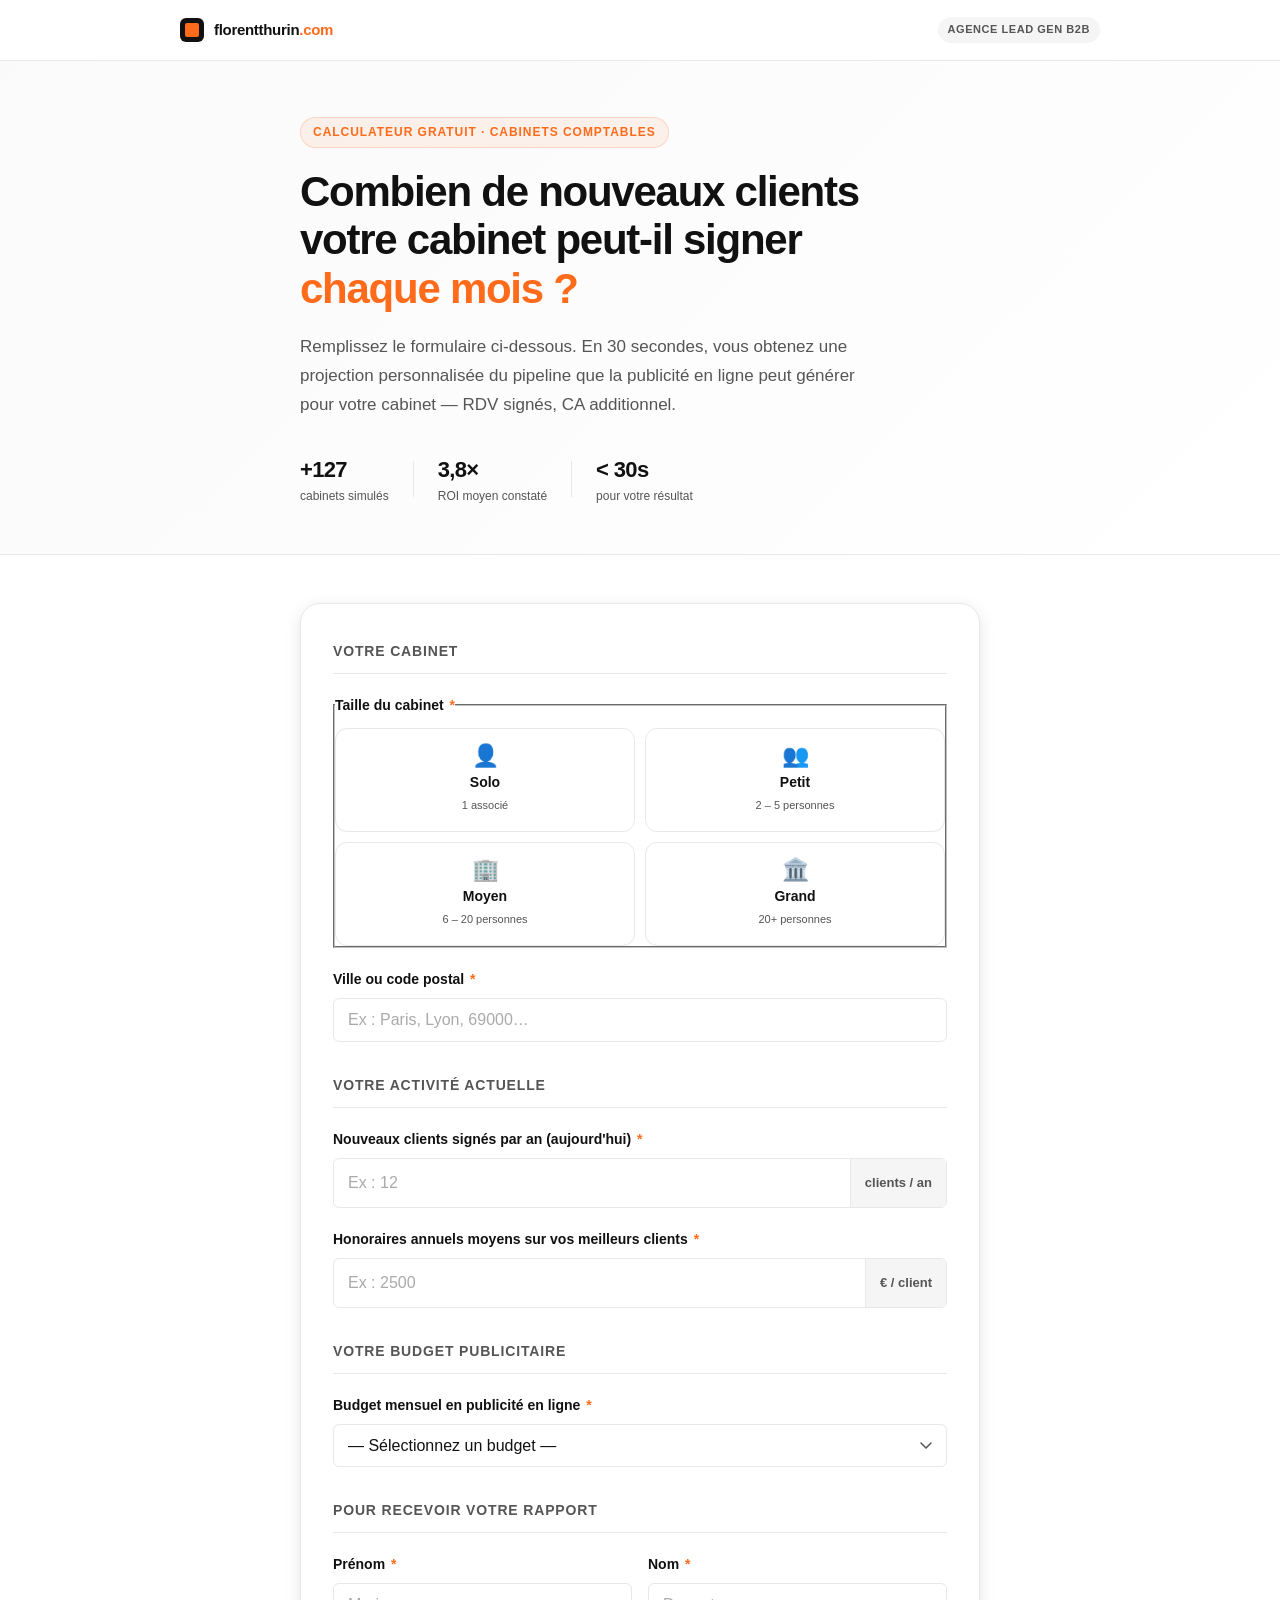
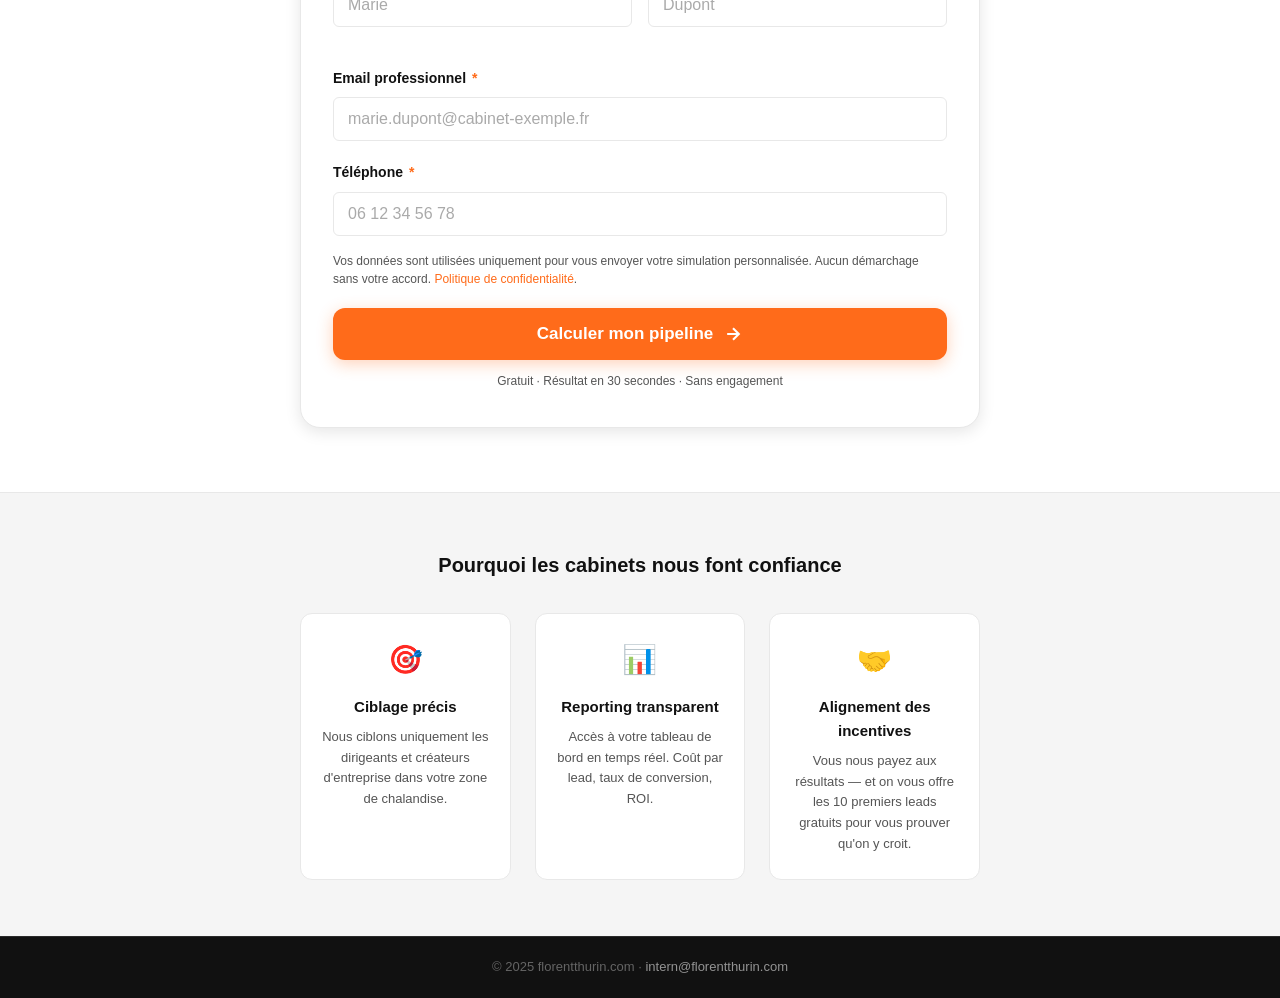
<file: comptable/index.html>
<!DOCTYPE html>
<html lang="fr">
<head>
  <meta charset="UTF-8">
  <meta name="viewport" content="width=device-width, initial-scale=1.0">

  <!-- SEO -->
  <title>Calculateur de pipeline · Combien de clients votre cabinet comptable peut générer avec la pub en ligne</title>
  <meta name="description" content="Simulez en 30 secondes combien de nouveaux clients votre cabinet comptable peut signer chaque mois grâce à la publicité en ligne. Résultat immédiat, gratuit.">

  <!-- Open Graph -->
  <meta property="og:type" content="website">
  <meta property="og:url" content="https://florentthurin.com/comptable">
  <meta property="og:title" content="Calculateur de pipeline · Cabinets comptables">
  <meta property="og:description" content="Simulez combien de nouveaux clients votre cabinet peut signer chaque mois avec la pub en ligne.">
  <meta property="og:image" content="/comptable/assets/og.png">
  <meta property="og:image:width" content="1200">
  <meta property="og:image:height" content="630">

  <!-- Twitter Card -->
  <meta name="twitter:card" content="summary_large_image">
  <meta name="twitter:title" content="Calculateur de pipeline · Cabinets comptables">
  <meta name="twitter:description" content="Simulez combien de nouveaux clients votre cabinet peut signer chaque mois avec la pub en ligne.">
  <meta name="twitter:image" content="/comptable/assets/og.png">

  <!-- Favicon placeholder -->
  <link rel="icon" href="/comptable/assets/favicon.ico" type="image/x-icon">

  <link rel="stylesheet" href="styles.css?v=4">
</head>
<body>

  <!-- ═══════════════════════════════════════════════
       ÉTAT 1 : FORMULAIRE
  ═══════════════════════════════════════════════ -->
  <div id="state-form" class="state active">

    <!-- Barre d'erreur réseau (cachée par défaut) -->
    <div id="error-banner" class="error-banner" role="alert" aria-live="assertive" hidden>
      <svg width="18" height="18" viewBox="0 0 24 24" fill="none" stroke="currentColor" stroke-width="2" aria-hidden="true"><circle cx="12" cy="12" r="10"/><line x1="12" y1="8" x2="12" y2="12"/><line x1="12" y1="16" x2="12.01" y2="16"/></svg>
      Une erreur est survenue, réessayez ou écrivez-moi à
      <a href="mailto:intern@florentthurin.com">intern@florentthurin.com</a>.
    </div>

    <!-- Header -->
    <header class="site-header">
      <div class="container">
        <a href="https://florentthurin.com" class="logo" aria-label="florentthurin.com — accueil">
          <span class="logo-dot"></span>
          <span class="logo-text">florentthurin<span class="logo-accent">.com</span></span>
        </a>
        <span class="badge">Agence Lead Gen B2B</span>
      </div>
    </header>

    <!-- Hero -->
    <section class="hero">
      <div class="container">
        <div class="hero-tag">Calculateur gratuit · Cabinets comptables</div>
        <h1 class="hero-title">
          Combien de nouveaux clients<br>
          votre cabinet peut-il signer<br>
          <span class="accent">chaque mois ?</span>
        </h1>
        <p class="hero-subtitle">
          Remplissez le formulaire ci-dessous. En 30 secondes, vous obtenez une projection personnalisée
          du pipeline que la publicité en ligne peut générer pour votre cabinet — RDV signés, CA additionnel.
        </p>

        <!-- Preuves sociales -->
        <div class="social-proof">
          <div class="proof-item">
            <span class="proof-number">+127</span>
            <span class="proof-label">cabinets simulés</span>
          </div>
          <div class="proof-divider" aria-hidden="true"></div>
          <div class="proof-item">
            <span class="proof-number">3,8×</span>
            <span class="proof-label">ROI moyen constaté</span>
          </div>
          <div class="proof-divider" aria-hidden="true"></div>
          <div class="proof-item">
            <span class="proof-number">< 30s</span>
            <span class="proof-label">pour votre résultat</span>
          </div>
        </div>
      </div>
    </section>

    <!-- Formulaire -->
    <section class="form-section">
      <div class="container">
        <form id="pipeline-form" novalidate aria-label="Formulaire de simulation pipeline">
          <div class="form-card">

            <h2 class="form-section-title">Votre cabinet</h2>

            <!-- Taille du cabinet -->
            <div class="field-group">
              <fieldset>
                <legend class="field-label">Taille du cabinet <span class="required" aria-label="champ obligatoire">*</span></legend>
                <div class="radio-grid" role="group">
                  <label class="radio-card">
                    <input type="radio" name="cabinetSize" value="solo" required>
                    <span class="radio-content">
                      <span class="radio-icon">👤</span>
                      <span class="radio-title">Solo</span>
                      <span class="radio-desc">1 associé</span>
                    </span>
                  </label>
                  <label class="radio-card">
                    <input type="radio" name="cabinetSize" value="2-5">
                    <span class="radio-content">
                      <span class="radio-icon">👥</span>
                      <span class="radio-title">Petit</span>
                      <span class="radio-desc">2 – 5 personnes</span>
                    </span>
                  </label>
                  <label class="radio-card">
                    <input type="radio" name="cabinetSize" value="6-20">
                    <span class="radio-content">
                      <span class="radio-icon">🏢</span>
                      <span class="radio-title">Moyen</span>
                      <span class="radio-desc">6 – 20 personnes</span>
                    </span>
                  </label>
                  <label class="radio-card">
                    <input type="radio" name="cabinetSize" value="20+">
                    <span class="radio-content">
                      <span class="radio-icon">🏛️</span>
                      <span class="radio-title">Grand</span>
                      <span class="radio-desc">20+ personnes</span>
                    </span>
                  </label>
                </div>
                <div class="field-error" id="cabinetSize-error" role="alert"></div>
              </fieldset>
            </div>

            <!-- Ville / code postal -->
            <div class="field-group">
              <label class="field-label" for="city">
                Ville ou code postal <span class="required" aria-label="champ obligatoire">*</span>
              </label>
              <input
                type="text"
                id="city"
                name="city"
                class="field-input"
                placeholder="Ex : Paris, Lyon, 69000…"
                autocomplete="address-level2"
                aria-describedby="city-error"
                required
              >
              <div class="field-error" id="city-error" role="alert"></div>
            </div>

            <h2 class="form-section-title" style="margin-top: 2rem;">Votre activité actuelle</h2>

            <!-- Nouveaux clients par an -->
            <div class="field-group">
              <label class="field-label" for="currentNewClientsPerYear">
                Nouveaux clients signés par an (aujourd'hui) <span class="required" aria-label="champ obligatoire">*</span>
              </label>
              <div class="input-with-suffix">
                <input
                  type="number"
                  id="currentNewClientsPerYear"
                  name="currentNewClientsPerYear"
                  class="field-input"
                  placeholder="Ex : 12"
                  min="0"
                  max="500"
                  aria-describedby="currentNewClientsPerYear-error"
                  required
                >
                <span class="input-suffix">clients / an</span>
              </div>
              <div class="field-error" id="currentNewClientsPerYear-error" role="alert"></div>
            </div>

            <!-- Honoraires moyens -->
            <div class="field-group">
              <label class="field-label" for="avgFeesPerClient">
                Honoraires annuels moyens sur vos meilleurs clients <span class="required" aria-label="champ obligatoire">*</span>
              </label>
              <div class="input-with-suffix">
                <input
                  type="number"
                  id="avgFeesPerClient"
                  name="avgFeesPerClient"
                  class="field-input"
                  placeholder="Ex : 2500"
                  min="0"
                  max="100000"
                  aria-describedby="avgFeesPerClient-error"
                  required
                >
                <span class="input-suffix">€ / client</span>
              </div>
              <div class="field-error" id="avgFeesPerClient-error" role="alert"></div>
            </div>

            <h2 class="form-section-title" style="margin-top: 2rem;">Votre budget publicitaire</h2>

            <!-- Budget mensuel -->
            <div class="field-group">
              <label class="field-label" for="monthlyAdBudget">
                Budget mensuel en publicité en ligne <span class="required" aria-label="champ obligatoire">*</span>
              </label>
              <select
                id="monthlyAdBudget"
                name="monthlyAdBudget"
                class="field-input field-select"
                aria-describedby="monthlyAdBudget-error"
                required
              >
                <option value="">— Sélectionnez un budget —</option>
                <option value="500">500 € / mois</option>
                <option value="1000">1 000 € / mois</option>
                <option value="1500">1 500 € / mois</option>
                <option value="2000">2 000 € / mois</option>
                <option value="3000">3 000 € / mois</option>
                <option value="5000">5 000 € / mois</option>
              </select>
              <div class="field-error" id="monthlyAdBudget-error" role="alert"></div>
            </div>

            <h2 class="form-section-title" style="margin-top: 2rem;">Pour recevoir votre rapport</h2>

            <!-- Prénom / Nom -->
            <div class="field-row">
              <div class="field-group">
                <label class="field-label" for="firstName">
                  Prénom <span class="required" aria-label="champ obligatoire">*</span>
                </label>
                <input
                  type="text"
                  id="firstName"
                  name="firstName"
                  class="field-input"
                  placeholder="Marie"
                  autocomplete="given-name"
                  aria-describedby="firstName-error"
                  required
                >
                <div class="field-error" id="firstName-error" role="alert"></div>
              </div>
              <div class="field-group">
                <label class="field-label" for="lastName">
                  Nom <span class="required" aria-label="champ obligatoire">*</span>
                </label>
                <input
                  type="text"
                  id="lastName"
                  name="lastName"
                  class="field-input"
                  placeholder="Dupont"
                  autocomplete="family-name"
                  aria-describedby="lastName-error"
                  required
                >
                <div class="field-error" id="lastName-error" role="alert"></div>
              </div>
            </div>

            <!-- Email -->
            <div class="field-group">
              <label class="field-label" for="email">
                Email professionnel <span class="required" aria-label="champ obligatoire">*</span>
              </label>
              <input
                type="email"
                id="email"
                name="email"
                class="field-input"
                placeholder="marie.dupont@cabinet-exemple.fr"
                autocomplete="email"
                aria-describedby="email-error"
                required
              >
              <div class="field-error" id="email-error" role="alert"></div>
            </div>

            <!-- Téléphone -->
            <div class="field-group">
              <label class="field-label" for="phone">
                Téléphone <span class="required" aria-label="champ obligatoire">*</span>
              </label>
              <input
                type="tel"
                id="phone"
                name="phone"
                class="field-input"
                placeholder="06 12 34 56 78"
                autocomplete="tel"
                aria-describedby="phone-error"
                required
              >
              <div class="field-error" id="phone-error" role="alert"></div>
            </div>

            <!-- RGPD -->
            <p class="rgpd-notice">
              Vos données sont utilisées uniquement pour vous envoyer votre simulation personnalisée.
              Aucun démarchage sans votre accord. <a href="https://florentthurin.com/rgpd" target="_blank" rel="noopener">Politique de confidentialité</a>.
            </p>

            <!-- Bouton submit -->
            <button type="submit" class="btn-primary" id="submit-btn">
              <span class="btn-text">Calculer mon pipeline</span>
              <svg class="btn-icon" width="20" height="20" viewBox="0 0 24 24" fill="none" stroke="currentColor" stroke-width="2.5" aria-hidden="true">
                <path d="M5 12h14M12 5l7 7-7 7"/>
              </svg>
            </button>

            <p class="submit-reassurance">Gratuit · Résultat en 30 secondes · Sans engagement</p>

          </div><!-- /.form-card -->
        </form>
      </div>
    </section>

    <!-- Section confiance -->
    <section class="trust-section">
      <div class="container">
        <h3 class="trust-title">Pourquoi les cabinets nous font confiance</h3>
        <div class="trust-grid">
          <div class="trust-item">
            <div class="trust-icon" aria-hidden="true">🎯</div>
            <h4>Ciblage précis</h4>
            <p>Nous ciblons uniquement les dirigeants et créateurs d'entreprise dans votre zone de chalandise.</p>
          </div>
          <div class="trust-item">
            <div class="trust-icon" aria-hidden="true">📊</div>
            <h4>Reporting transparent</h4>
            <p>Accès à votre tableau de bord en temps réel. Coût par lead, taux de conversion, ROI.</p>
          </div>
          <div class="trust-item">
            <div class="trust-icon" aria-hidden="true">🤝</div>
            <h4>Alignement des incentives</h4>
            <p>Vous nous payez aux résultats — et on vous offre les 10 premiers leads gratuits pour vous prouver qu'on y croit.</p>
          </div>
        </div>
      </div>
    </section>

    <!-- Footer -->
    <footer class="site-footer">
      <div class="container">
        <p>© 2025 florentthurin.com · <a href="mailto:intern@florentthurin.com">intern@florentthurin.com</a></p>
      </div>
    </footer>

  </div><!-- /#state-form -->


  <!-- ═══════════════════════════════════════════════
       ÉTAT 2 : CHARGEMENT
  ═══════════════════════════════════════════════ -->
  <div id="state-loading" class="state" aria-live="polite" aria-label="Chargement en cours">
    <div class="loading-wrapper">
      <div class="loading-logo" aria-hidden="true">
        <span class="logo-dot loading-dot-anim"></span>
      </div>
      <div class="loading-spinner" aria-hidden="true">
        <svg viewBox="0 0 50 50" class="spinner-svg">
          <circle cx="25" cy="25" r="20" fill="none" stroke="#FF6B1A" stroke-width="4" stroke-linecap="round" stroke-dasharray="80 120"/>
        </svg>
      </div>
      <p id="loading-message" class="loading-message">Analyse de votre zone…</p>
      <p class="loading-sub">Préparation de votre simulation personnalisée</p>
    </div>
  </div>


  <!-- ═══════════════════════════════════════════════
       ÉTAT 3 : RÉSULTATS
  ═══════════════════════════════════════════════ -->
  <div id="state-results" class="state">

    <!-- Header résultats -->
    <header class="site-header site-header--dark">
      <div class="container">
        <a href="https://florentthurin.com" class="logo logo--white" aria-label="florentthurin.com — accueil">
          <span class="logo-dot"></span>
          <span class="logo-text">florentthurin<span class="logo-accent">.com</span></span>
        </a>
        <button class="btn-secondary btn-sm" id="btn-restart">← Refaire la simulation</button>
      </div>
    </header>

    <div class="results-wrapper">
      <div class="container">

        <!-- Titre résultats -->
        <div class="results-hero">
          <div class="results-tag">Votre simulation personnalisée</div>
          <h1 class="results-title">
            Avec <strong id="res-budget-display" class="accent">—</strong> / mois,
            votre cabinet peut signer
            <strong id="res-clients-monthly" class="accent">—</strong> nouveau(x) client(s) par mois,
            soit <strong id="res-clients-yearly" class="accent">—</strong> sur l'année
            — pour <strong id="res-revenue" class="accent">—</strong> de CA additionnel.
          </h1>
        </div>

        <!-- 4 cartes KPI -->
        <div class="kpi-grid">
          <div class="kpi-card">
            <div class="kpi-icon" aria-hidden="true">💰</div>
            <div class="kpi-value" id="kpi-budget">—</div>
            <div class="kpi-label">Budget mensuel investi</div>
          </div>
          <div class="kpi-card kpi-card--accent">
            <div class="kpi-icon" aria-hidden="true">📅</div>
            <div class="kpi-value" id="kpi-rdv">—</div>
            <div class="kpi-label">RDV qualifiés / mois</div>
          </div>
          <div class="kpi-card kpi-card--accent">
            <div class="kpi-icon" aria-hidden="true">✍️</div>
            <div class="kpi-value" id="kpi-clients-monthly">—</div>
            <div class="kpi-label">Clients signés / mois</div>
          </div>
          <div class="kpi-card kpi-card--highlight">
            <div class="kpi-icon" aria-hidden="true">📈</div>
            <div class="kpi-value" id="kpi-revenue">—</div>
            <div class="kpi-label">CA additionnel / an</div>
          </div>
        </div>

        <!-- Alerte capacité (cachée par défaut) -->
        <div id="capacity-warning" class="capacity-warning" hidden>
          <svg width="16" height="16" viewBox="0 0 24 24" fill="none" stroke="currentColor" stroke-width="2" aria-hidden="true"><circle cx="12" cy="12" r="10"/><line x1="12" y1="8" x2="12" y2="12"/><line x1="12" y1="16" x2="12.01" y2="16"/></svg>
          <p>Cette projection est plafonnée par la capacité d'accueil estimée de votre cabinet. Le budget pourrait générer plus de RDV que vous ne pouvez en absorber actuellement.</p>
        </div>

        <!-- Comparaison avant / après -->
        <div class="comparison-block">
          <h2 class="comparison-title">Avant vs. après ce plan</h2>
          <div class="comparison-grid">
            <div class="comparison-col comparison-col--before">
              <div class="comparison-header">
                <span class="comparison-badge comparison-badge--before">Aujourd'hui</span>
              </div>
              <div class="comparison-row">
                <span class="comparison-label">Nouveaux clients / an</span>
                <span class="comparison-value" id="comp-clients-before">—</span>
              </div>
              <div class="comparison-row">
                <span class="comparison-label">CA issu des nouveaux clients</span>
                <span class="comparison-value" id="comp-revenue-before">—</span>
              </div>
              <div class="comparison-row">
                <span class="comparison-label">Croissance publicitaire</span>
                <span class="comparison-value comparison-neutral">Non activée</span>
              </div>
            </div>
            <div class="comparison-arrow" aria-hidden="true">→</div>
            <div class="comparison-col comparison-col--after">
              <div class="comparison-header">
                <span class="comparison-badge comparison-badge--after">Avec ce plan</span>
              </div>
              <div class="comparison-row">
                <span class="comparison-label">Nouveaux clients / an</span>
                <span class="comparison-value comparison-positive" id="comp-clients-after">—</span>
              </div>
              <div class="comparison-row">
                <span class="comparison-label">CA issu des nouveaux clients</span>
                <span class="comparison-value comparison-positive" id="comp-revenue-after">—</span>
              </div>
              <div class="comparison-row">
                <span class="comparison-label">Croissance publicitaire</span>
                <span class="comparison-value comparison-positive">✓ Activée</span>
              </div>
            </div>
          </div>
        </div>

        <!-- Détail du pipeline -->
        <div class="pipeline-detail">
          <h2 class="pipeline-title">Comment ce pipeline fonctionne</h2>
          <div class="pipeline-steps">
            <div class="pipeline-step">
              <div class="step-number">1</div>
              <div class="step-body">
                <span class="step-label">Budget investi</span>
                <span class="step-value" id="pipe-budget">—</span>
              </div>
            </div>
            <div class="pipeline-arrow" aria-hidden="true">↓</div>
            <div class="pipeline-step">
              <div class="step-number">2</div>
              <div class="step-body">
                <span class="step-label">RDV générés / mois (leads qualifiés)</span>
                <span class="step-value" id="pipe-rdv-booked">—</span>
              </div>
            </div>
            <div class="pipeline-arrow" aria-hidden="true">↓</div>
            <div class="pipeline-step">
              <div class="step-number">3</div>
              <div class="step-body">
                <span class="step-label">RDV effectifs (taux présence 70 %)</span>
                <span class="step-value" id="pipe-rdv-shown">—</span>
              </div>
            </div>
            <div class="pipeline-arrow" aria-hidden="true">↓</div>
            <div class="pipeline-step pipeline-step--highlight">
              <div class="step-number">4</div>
              <div class="step-body">
                <span class="step-label">Clients signés / mois (taux closing 30 %)</span>
                <span class="step-value" id="pipe-clients-signed">—</span>
              </div>
            </div>
          </div>
        </div>

        <!-- CTA Calendly -->
        <div class="calendly-block" id="calendly-block">
          <div class="calendly-cta-text">
            <h2>Prêt à activer ce pipeline ?</h2>
            <p>Réservez un audit gratuit de 30 minutes. On valide ensemble la stratégie et on vous montre des exemples concrets de campagnes pour cabinets similaires.</p>
            <ul class="cta-benefits">
              <li>✓ Audit de votre positionnement local</li>
              <li>✓ Stratégie de ciblage personnalisé</li>
              <li>✓ Des résultats dès le 1er mois</li>
            </ul>
          </div>
          <!-- Calendly inline widget -->
          <div class="calendly-inline-widget" id="calendly-widget" data-auto-load="false" style="min-width:320px;height:700px;"></div>
        </div>

      </div><!-- /.container -->
    </div><!-- /.results-wrapper -->

    <!-- Footer résultats -->
    <footer class="site-footer">
      <div class="container">
        <p>© 2025 florentthurin.com · <a href="mailto:intern@florentthurin.com">intern@florentthurin.com</a></p>
      </div>
    </footer>

  </div><!-- /#state-results -->

  <!-- Scripts -->
  <script src="calculator.js"></script>
  <script src="script.js"></script>

  <!-- Calendly (chargé dynamiquement dans script.js au passage en état results) -->

</body>
</html>
</file>
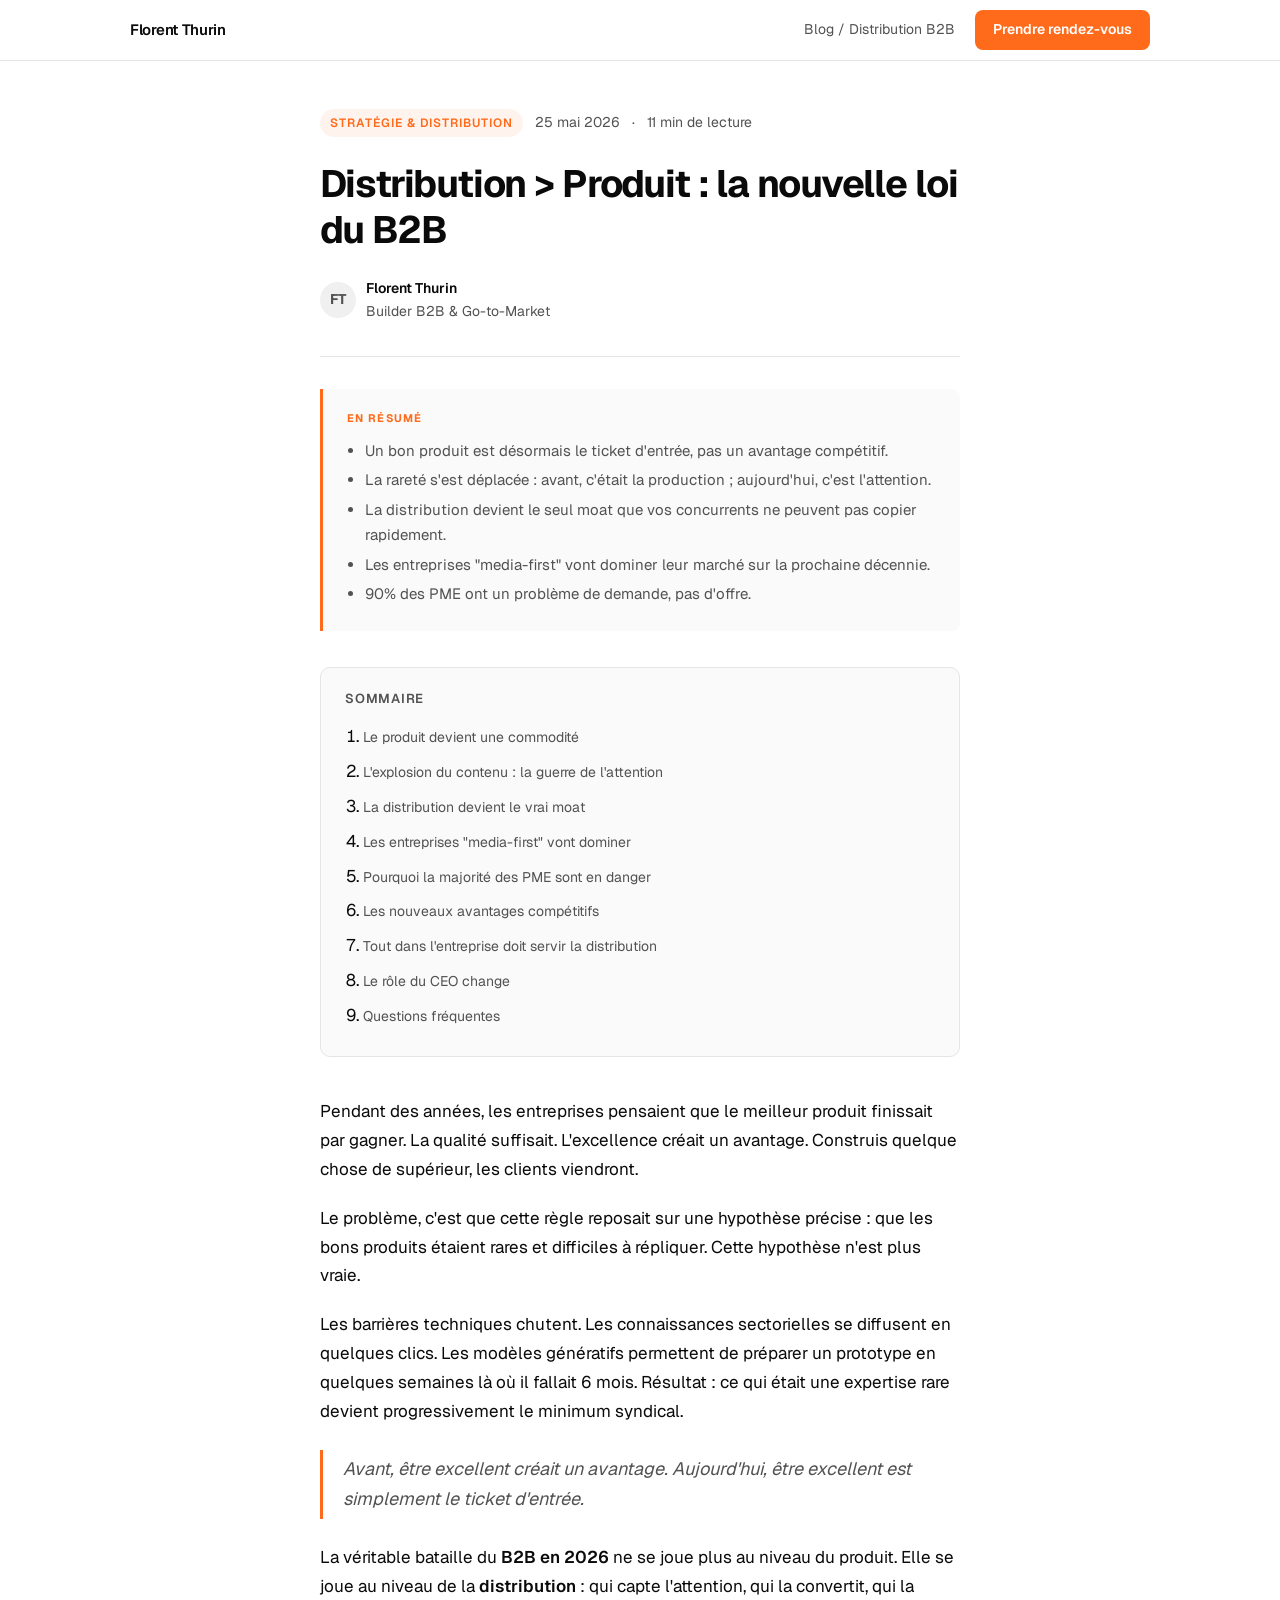
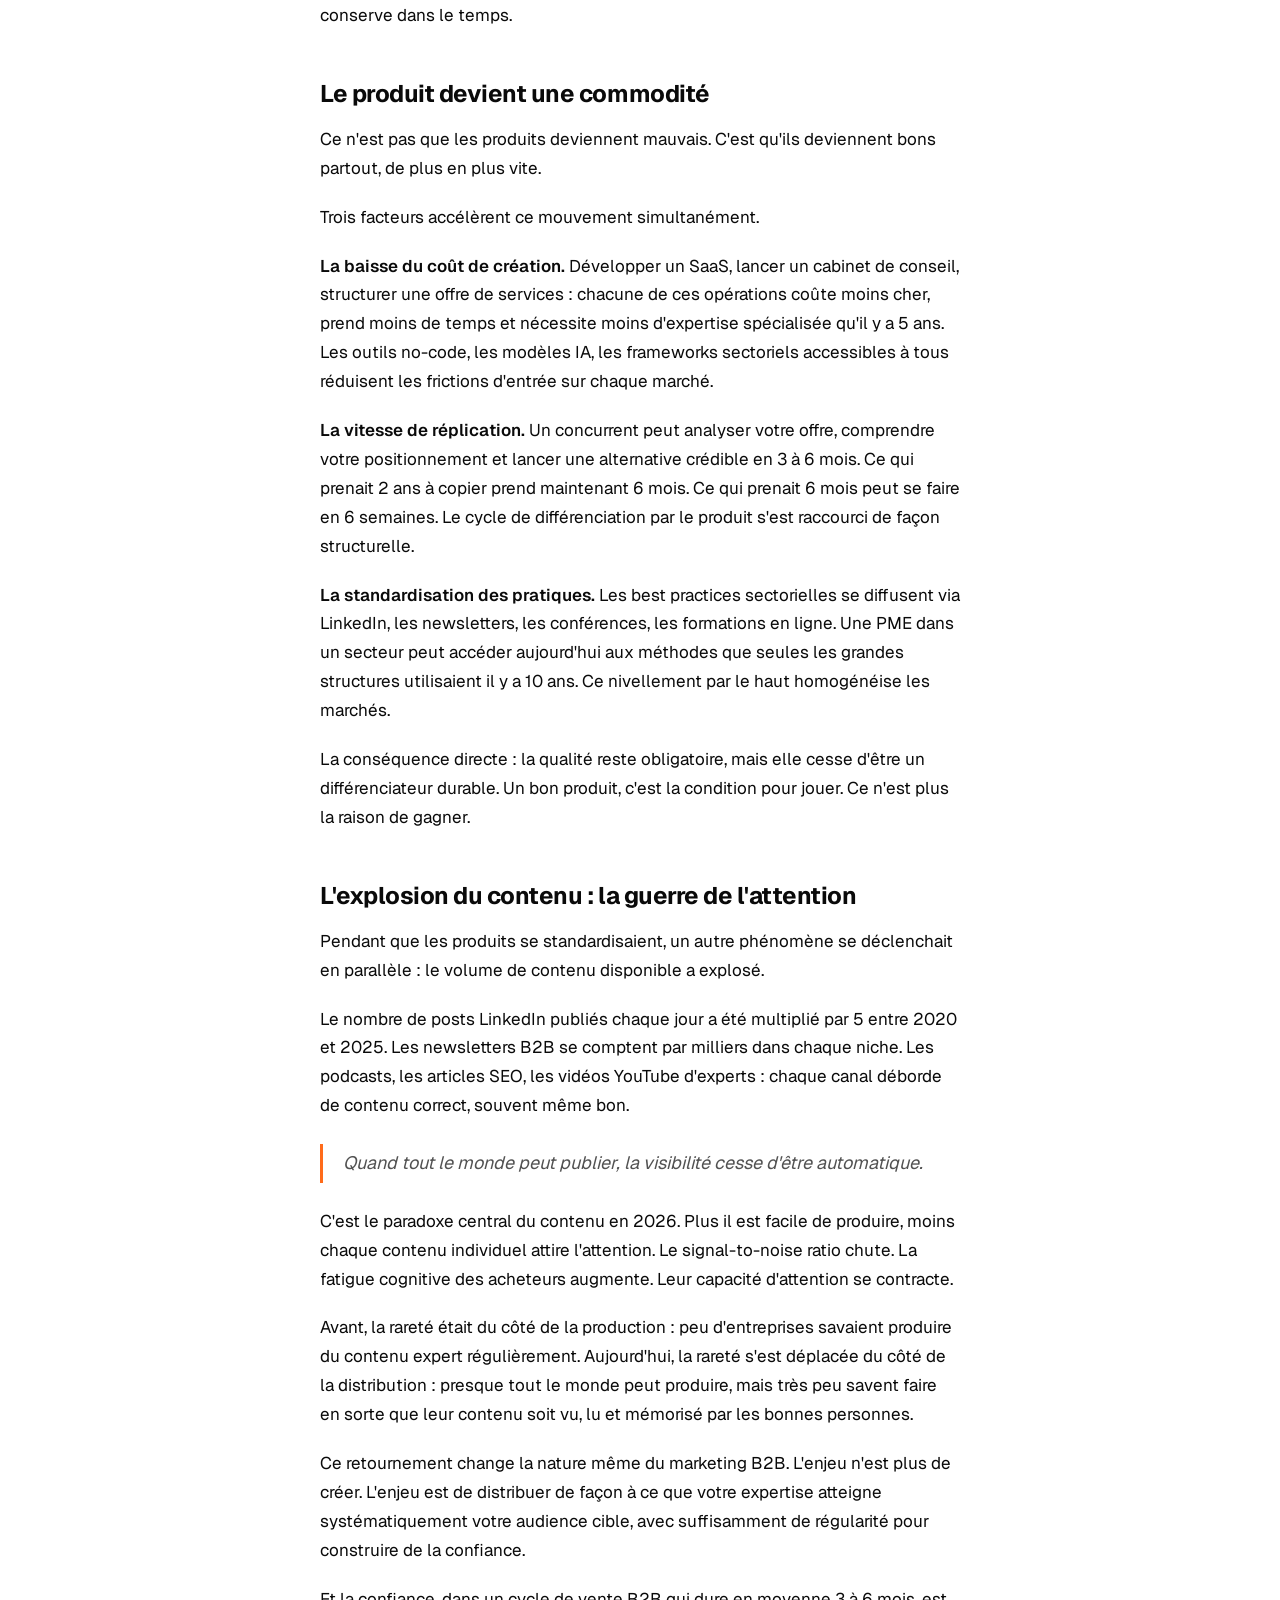
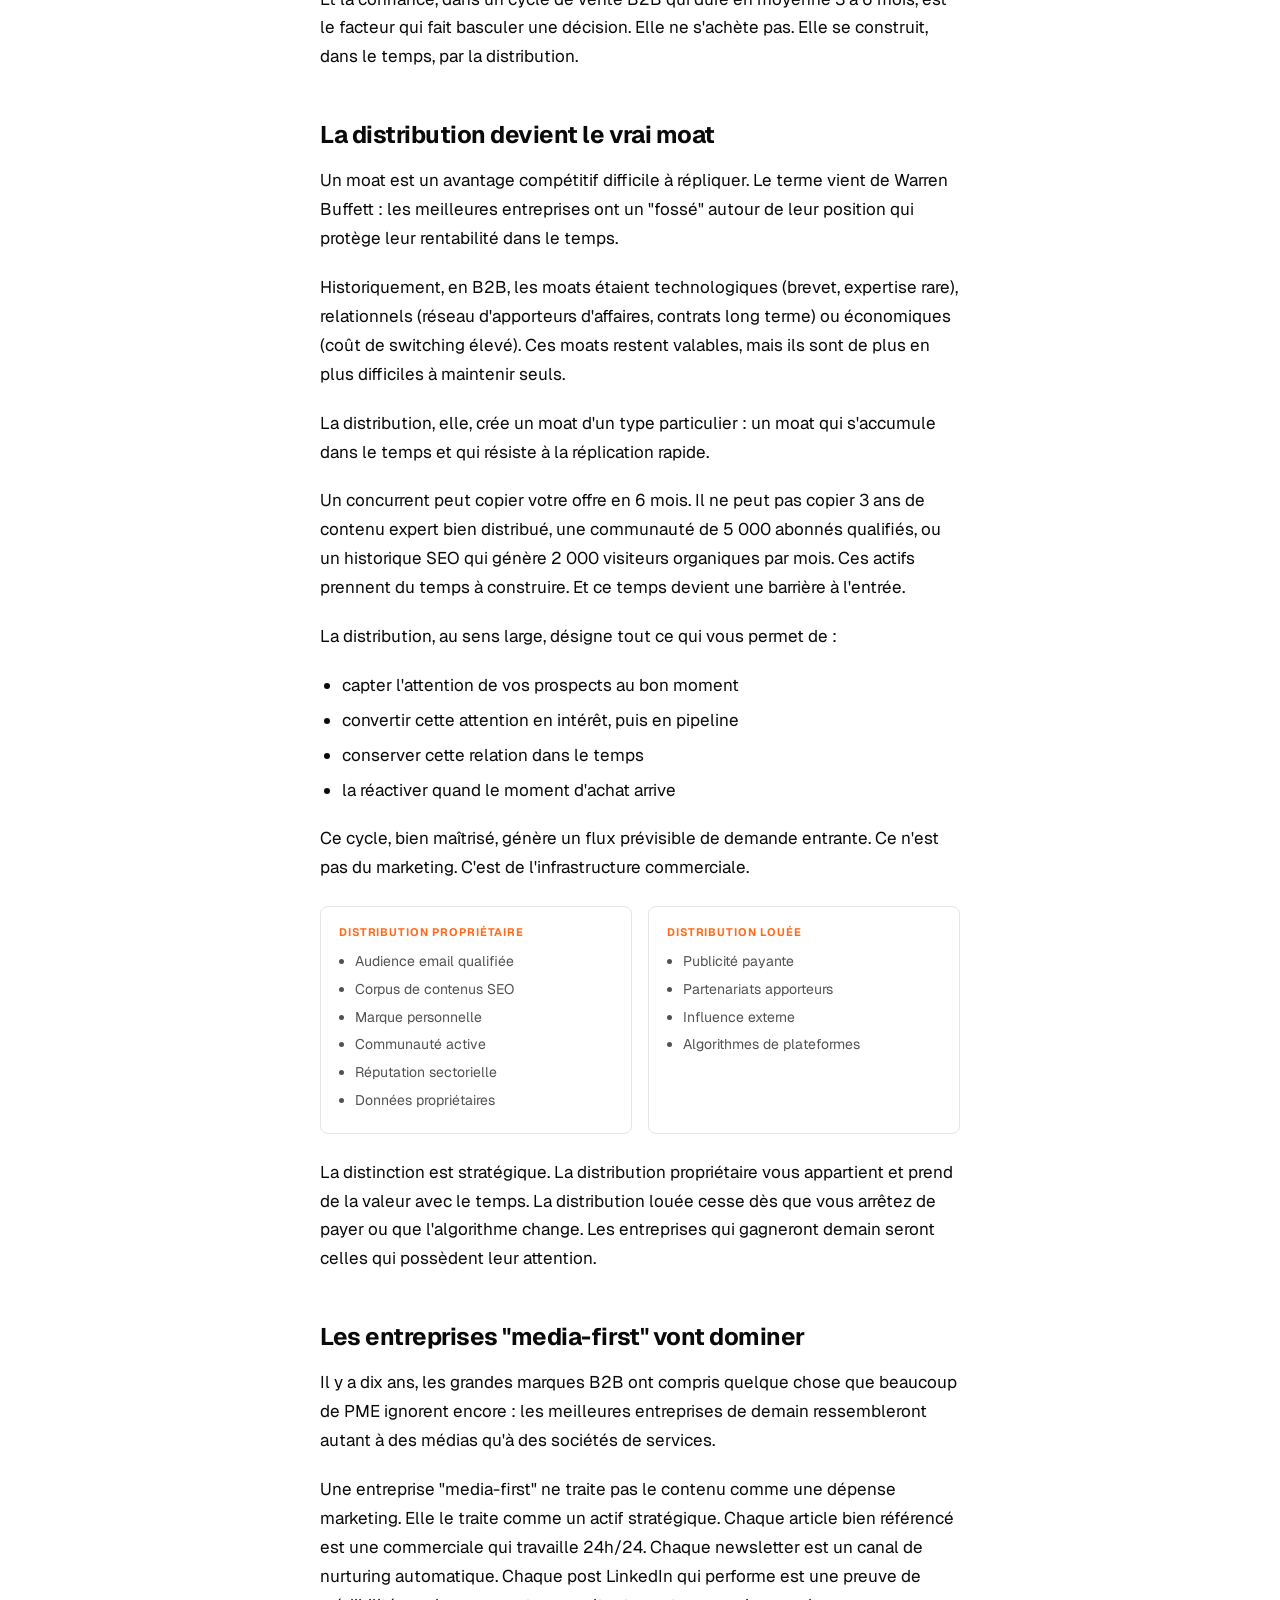
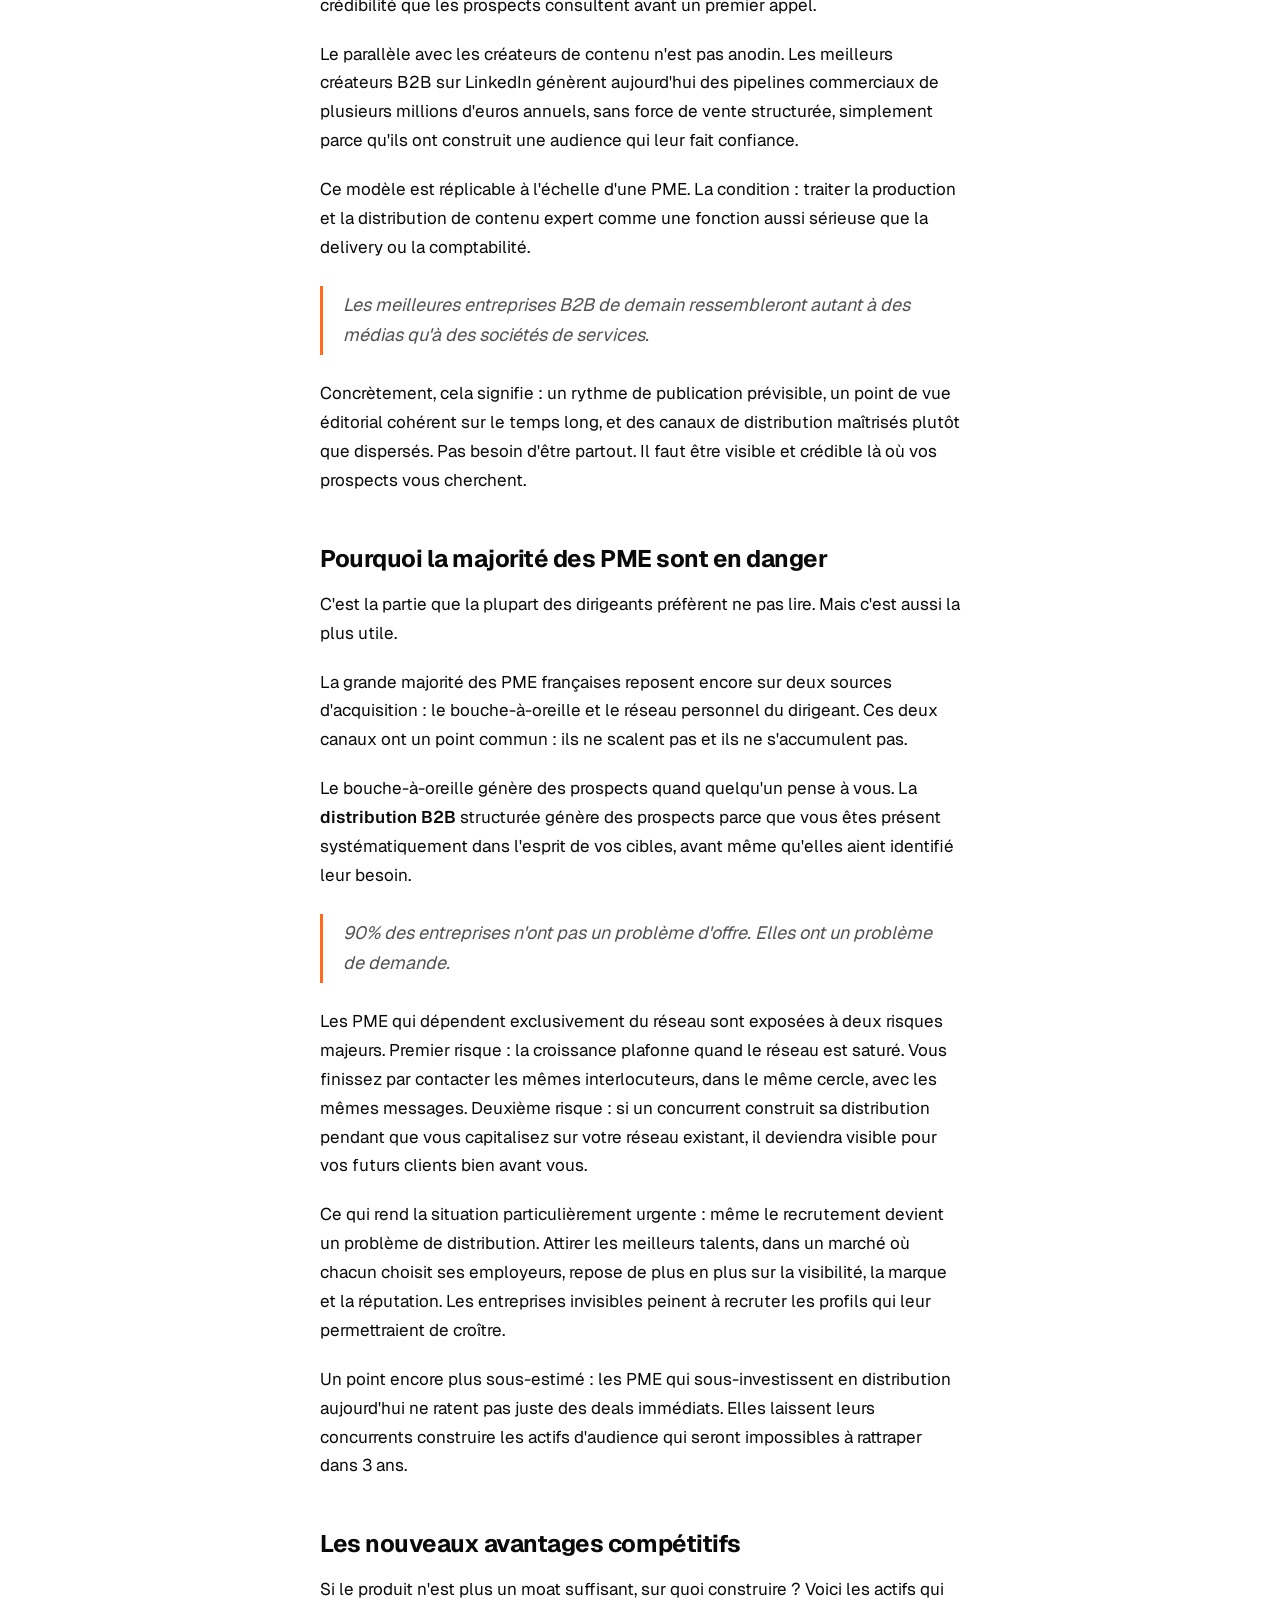
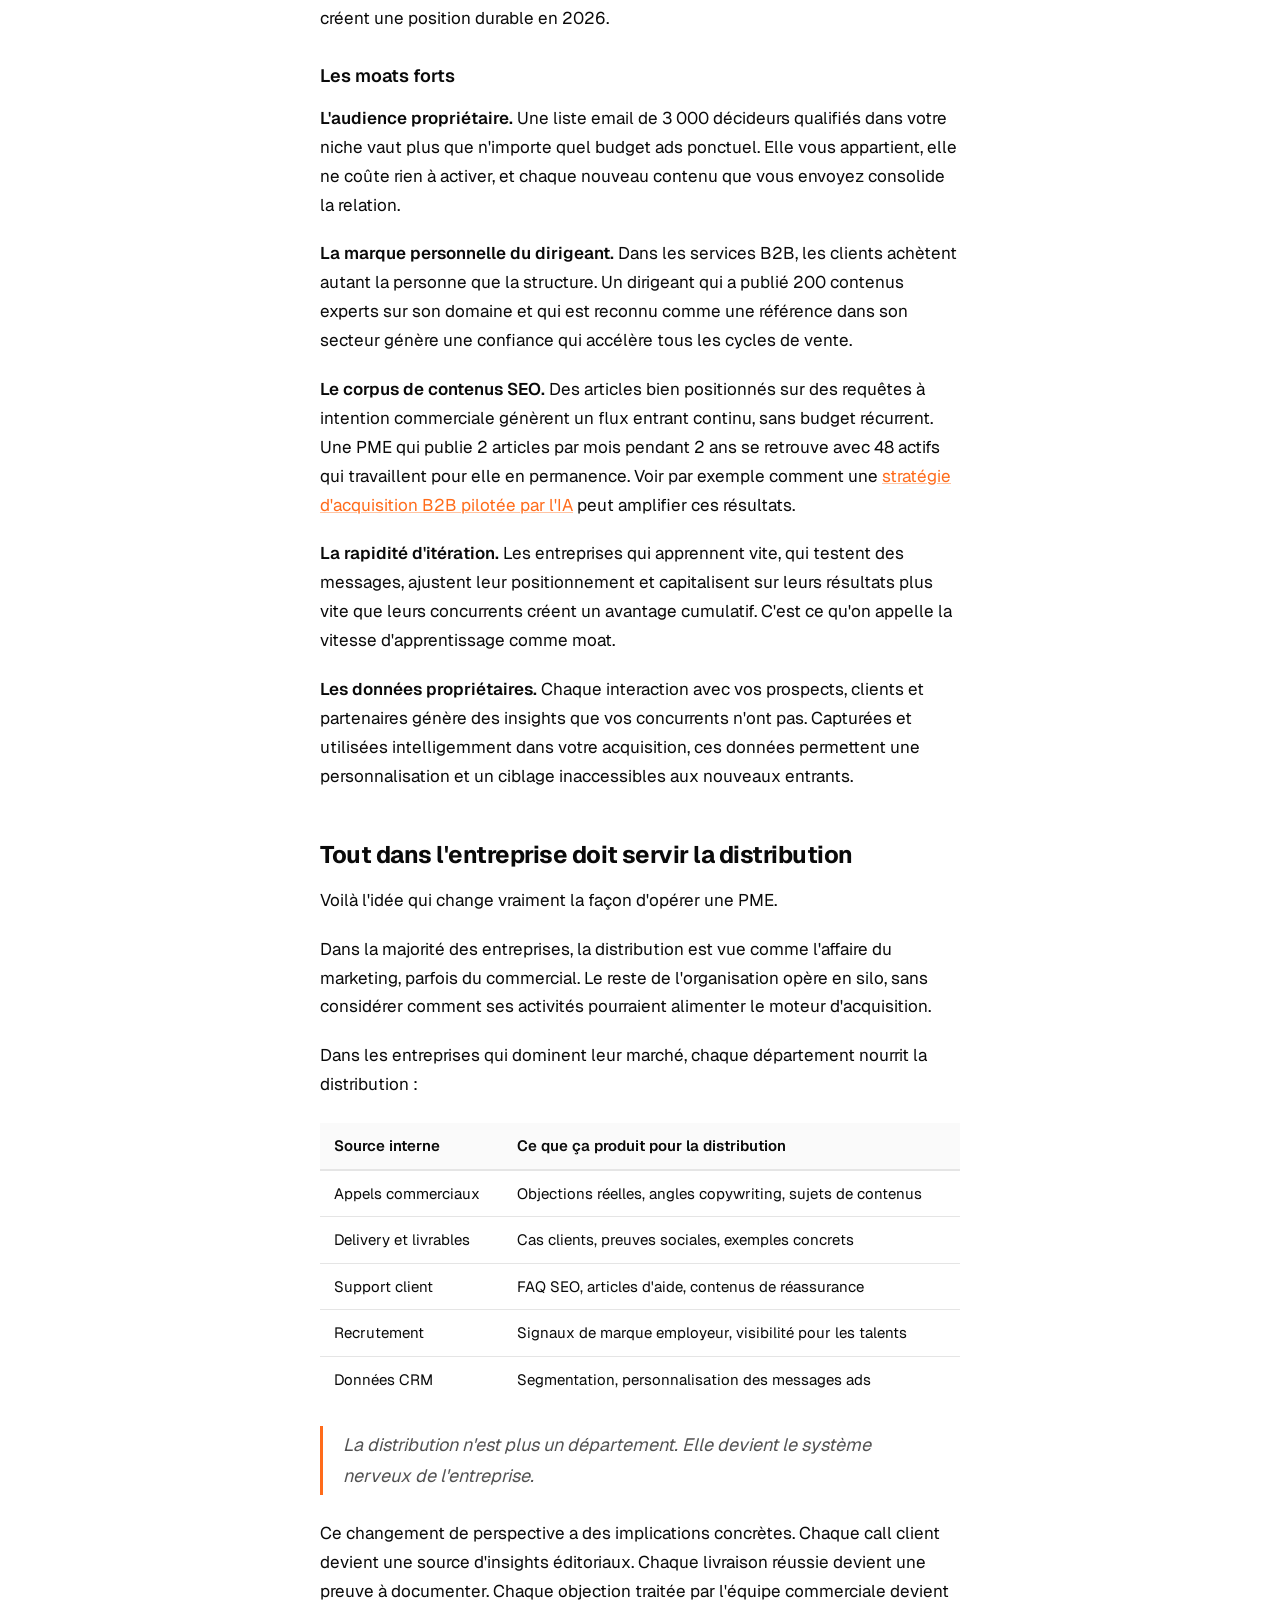
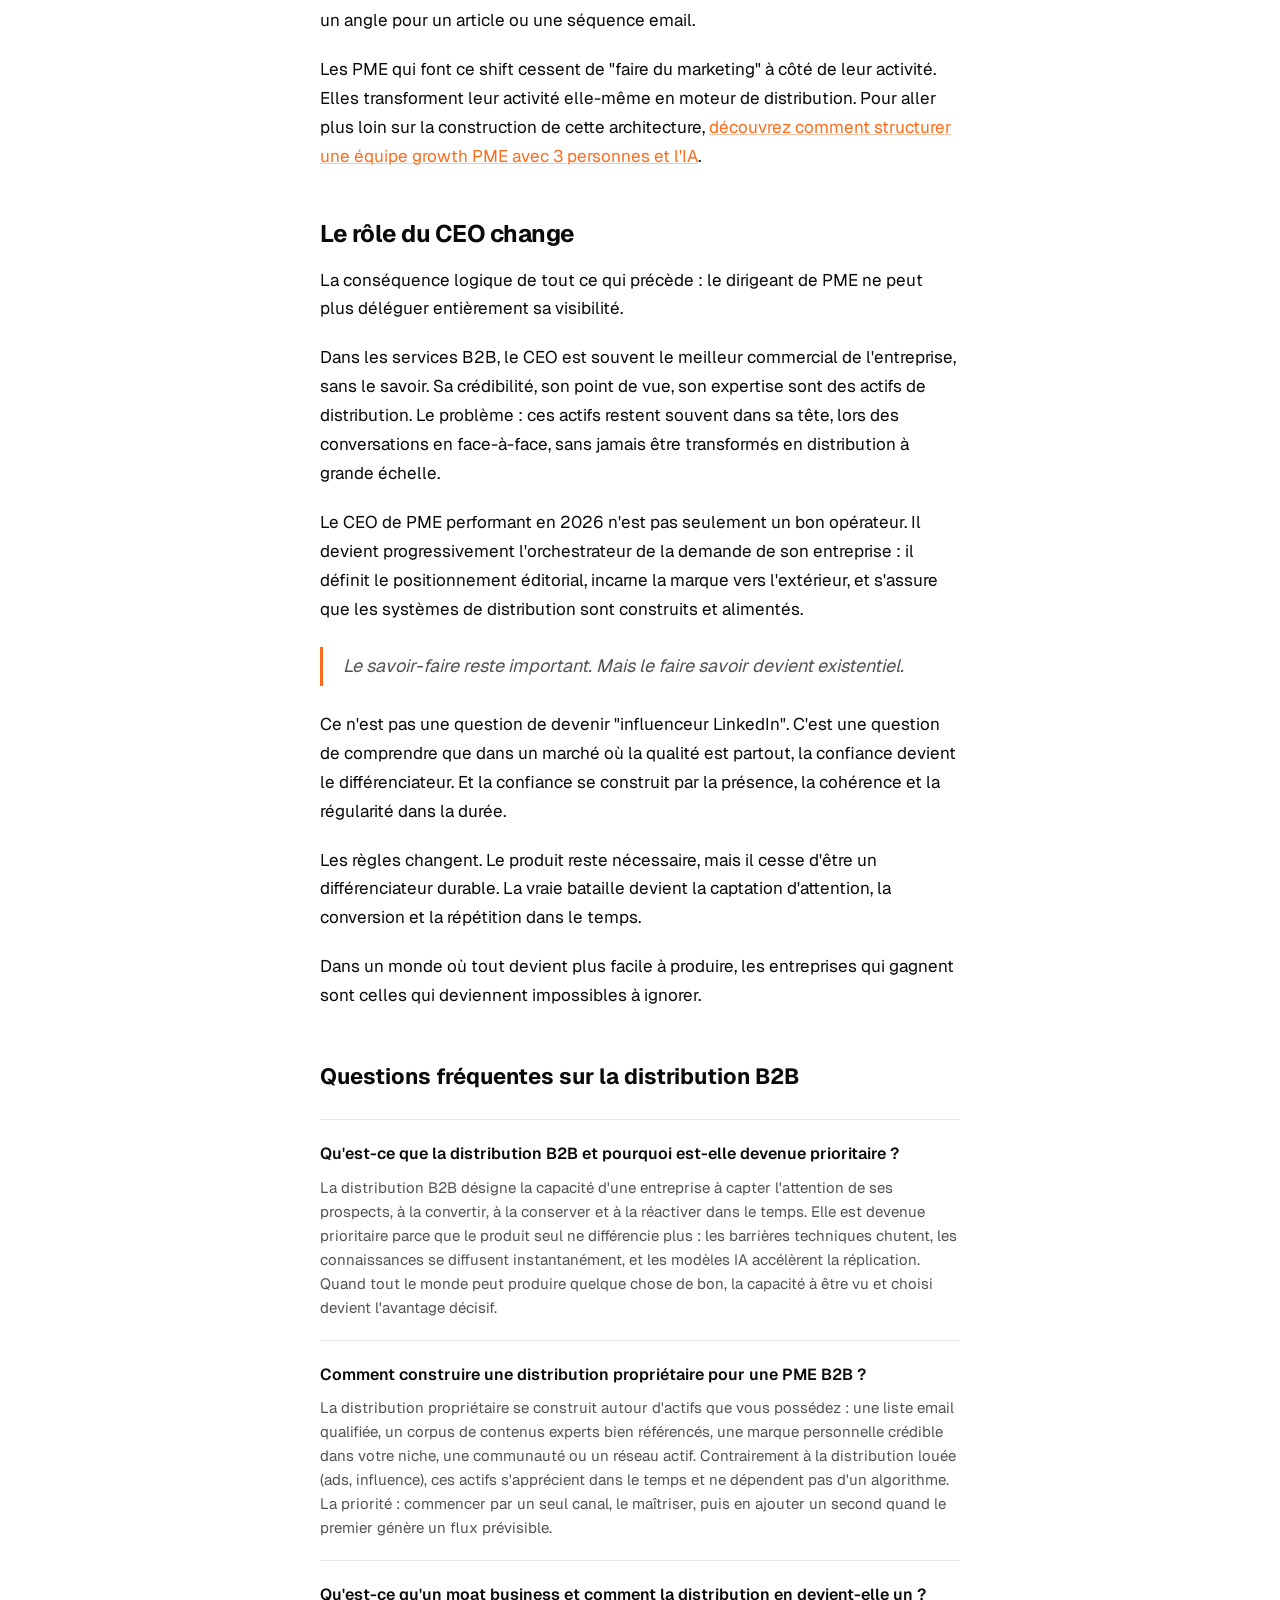
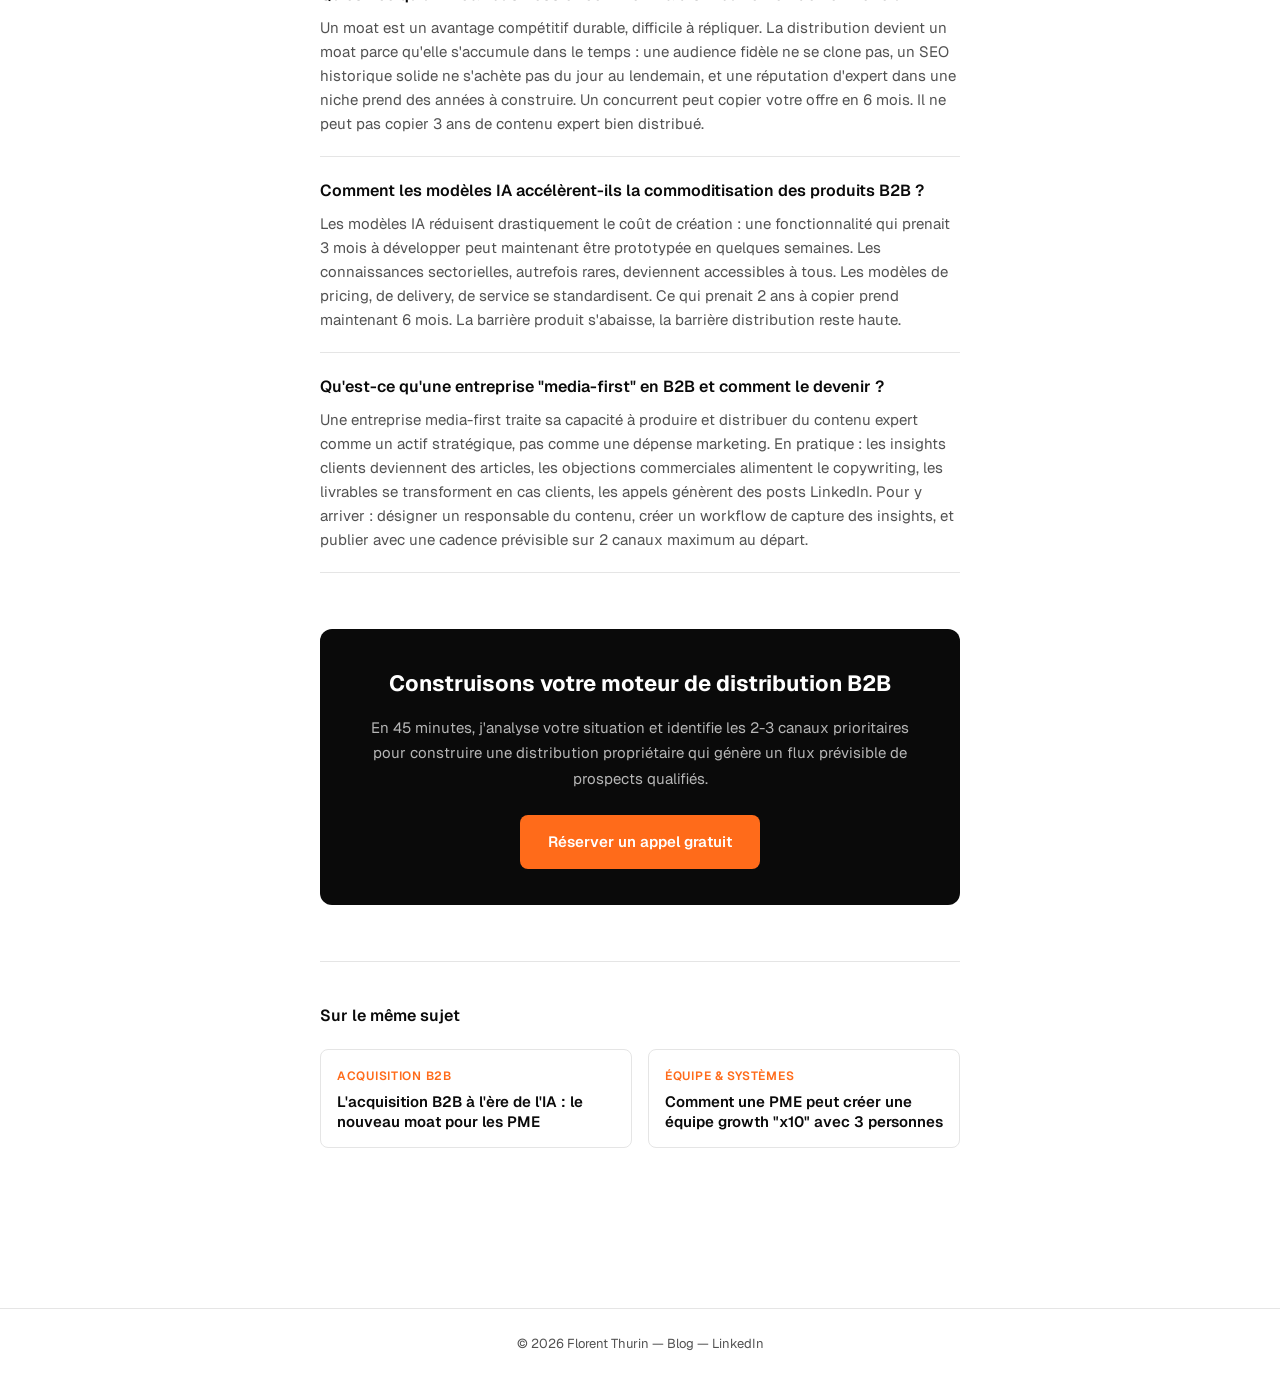
<file: florentthurin-site/blog/articles/distribution-le-nouveau-standard-du-B2B.html>
<!DOCTYPE html>
<html lang="fr">
<head>
  <meta charset="UTF-8" />
  <meta name="viewport" content="width=device-width, initial-scale=1.0" />

  <!-- SEO -->
  <title>Distribution B2B : la nouvelle règle du jeu | Florent Thurin</title>
  <meta name="description" content="Le produit seul ne suffit plus en B2B. La distribution devient le vrai avantage compétitif. Voici comment construire le vôtre avant vos concurrents." />
  <meta name="author" content="Florent Thurin" />
  <link rel="canonical" href="https://florentthurin.com/blog/articles/distribution-le-nouveau-standard-du-B2B.html" />

  <!-- Open Graph -->
  <meta property="og:type" content="article" />
  <meta property="og:url" content="https://florentthurin.com/blog/articles/distribution-le-nouveau-standard-du-B2B.html" />
  <meta property="og:title" content="Distribution B2B : la nouvelle règle du jeu | Florent Thurin" />
  <meta property="og:description" content="Le produit seul ne suffit plus en B2B. La distribution devient le vrai avantage compétitif. Voici comment construire le vôtre avant vos concurrents." />
  <meta property="og:image" content="https://florentthurin.com/blog/img/distribution-b2b-og.png" />
  <meta property="og:locale" content="fr_FR" />
  <meta property="article:published_time" content="2026-05-25T08:00:00Z" />
  <meta property="article:modified_time" content="2026-05-25T08:00:00Z" />
  <meta property="article:author" content="Florent Thurin" />

  <!-- Twitter Card -->
  <meta name="twitter:card" content="summary_large_image" />
  <meta name="twitter:title" content="Distribution B2B : la nouvelle règle du jeu | Florent Thurin" />
  <meta name="twitter:description" content="Le produit seul ne suffit plus en B2B. La distribution devient le vrai avantage compétitif." />
  <meta name="twitter:image" content="https://florentthurin.com/blog/img/distribution-b2b-og.png" />

  <!-- JSON-LD Article -->
  <script type="application/ld+json">
  {
    "@context": "https://schema.org",
    "@type": "Article",
    "headline": "Distribution > Produit : la nouvelle loi du B2B",
    "description": "Le produit seul ne suffit plus en B2B. La distribution devient le vrai avantage compétitif. Voici pourquoi et comment construire votre moteur de distribution.",
    "image": "https://florentthurin.com/blog/img/distribution-b2b-og.png",
    "author": {
      "@type": "Person",
      "name": "Florent Thurin",
      "url": "https://florentthurin.com"
    },
    "publisher": {
      "@type": "Person",
      "name": "Florent Thurin",
      "url": "https://florentthurin.com"
    },
    "datePublished": "2026-05-25T08:00:00Z",
    "dateModified": "2026-05-25T08:00:00Z",
    "url": "https://florentthurin.com/blog/articles/distribution-le-nouveau-standard-du-B2B.html",
    "keywords": ["distribution B2B", "acquisition B2B", "moat business", "stratégie distribution entreprise", "attention economy", "growth B2B", "média B2B", "audience propriétaire", "distribution marketing"],
    "inLanguage": "fr-FR"
  }
  </script>

  <!-- JSON-LD FAQPage -->
  <script type="application/ld+json">
  {
    "@context": "https://schema.org",
    "@type": "FAQPage",
    "mainEntity": [
      {
        "@type": "Question",
        "name": "Qu'est-ce que la distribution B2B et pourquoi est-elle devenue prioritaire ?",
        "acceptedAnswer": {
          "@type": "Answer",
          "text": "La distribution B2B désigne la capacité d'une entreprise à capter l'attention de ses prospects, à la convertir, à la conserver et à la réactiver dans le temps. Elle est devenue prioritaire parce que le produit seul ne différencie plus : les barrières techniques chutent, les connaissances se diffusent instantanément, et les modèles IA accélèrent la réplication. Quand tout le monde peut produire quelque chose de bon, la capacité à être vu et choisi devient l'avantage décisif."
        }
      },
      {
        "@type": "Question",
        "name": "Comment construire une distribution propriétaire pour une PME B2B ?",
        "acceptedAnswer": {
          "@type": "Answer",
          "text": "La distribution propriétaire se construit autour d'actifs que vous possédez : une liste email qualifiée, un corpus de contenus experts bien référencés, une marque personnelle crédible dans votre niche, une communauté ou un réseau actif. Contrairement à la distribution louée (ads, influence), ces actifs s'apprécient dans le temps et ne dépendent pas d'un algorithme. La priorité : commencer par un seul canal, le maîtriser, puis en ajouter un second quand le premier génère un flux prévisible."
        }
      },
      {
        "@type": "Question",
        "name": "Qu'est-ce qu'un moat business et comment la distribution en devient-elle un ?",
        "acceptedAnswer": {
          "@type": "Answer",
          "text": "Un moat est un avantage compétitif durable, difficile à répliquer. La distribution devient un moat parce qu'elle s'accumule dans le temps : une audience fidèle ne se clone pas, un SEO historique solide ne s'achète pas du jour au lendemain, et une réputation d'expert dans une niche prend des années à construire. Un concurrent peut copier votre offre en 6 mois. Il ne peut pas copier 3 ans de contenu expert bien distribué."
        }
      },
      {
        "@type": "Question",
        "name": "Comment les modèles IA accélèrent-ils la commoditisation des produits B2B ?",
        "acceptedAnswer": {
          "@type": "Answer",
          "text": "Les modèles IA réduisent drastiquement le coût de création : une fonctionnalité qui prenait 3 mois à développer peut maintenant être prototypée en quelques semaines. Les connaissances sectorielles, autrefois rares, deviennent accessibles. Les modèles de pricing, de delivery, de service se standardisent. Résultat : le cycle de réplication d'un bon produit s'est considérablement accéléré. Ce qui prenait 2 ans à copier prend maintenant 6 mois. La barrière produit s'abaisse, la barrière distribution reste haute."
        }
      },
      {
        "@type": "Question",
        "name": "Qu'est-ce qu'une entreprise 'media-first' en B2B et comment le devenir ?",
        "acceptedAnswer": {
          "@type": "Answer",
          "text": "Une entreprise media-first traite sa capacité à produire et distribuer du contenu expert comme un actif stratégique, pas comme une dépense marketing. En pratique : les insights clients deviennent des articles, les objections commerciales alimentent le copywriting, les livrables se transforment en cas clients, les appels génèrent des posts LinkedIn. Chaque département nourrit le moteur de distribution. Pour y arriver : désigner un responsable du contenu, créer un workflow de capture des insights, et publier avec une cadence prévisible sur 2 canaux maximum au départ."
        }
      }
    ]
  }
  </script>

  <!-- Fonts -->
  <link rel="preconnect" href="https://fonts.googleapis.com" />
  <link rel="preconnect" href="https://fonts.gstatic.com" crossorigin />
  <link href="https://fonts.googleapis.com/css2?family=Geist:wght@400;500;600;700&display=swap" rel="stylesheet" />

  <link rel="icon" href="/assets/favicon.svg" type="image/svg+xml" />
  <link rel="icon" href="/assets/favicon.ico" sizes="any" />

  <style>
    :root {
      --bg-primary: #FFFFFF;
      --bg-secondary: #FAFAFA;
      --text-primary: #0A0A0A;
      --text-secondary: #525252;
      --border: #E5E5E5;
      --accent: #FF6B1A;
      --accent-hover: #E55A0D;
      --font: 'Geist', 'Inter', -apple-system, system-ui, sans-serif;
      --max-width: 720px;
      --pad-x: clamp(20px, 5vw, 40px);
    }
    *, *::before, *::after { box-sizing: border-box; margin: 0; padding: 0; }
    html { scroll-behavior: smooth; }
    body {
      font-family: var(--font);
      font-size: 17px;
      line-height: 1.7;
      color: var(--text-primary);
      background: var(--bg-primary);
      -webkit-font-smoothing: antialiased;
    }

    /* HEADER */
    .site-header {
      position: sticky;
      top: 0;
      z-index: 100;
      background: rgba(255,255,255,0.92);
      backdrop-filter: blur(12px);
      -webkit-backdrop-filter: blur(12px);
      border-bottom: 1px solid var(--border);
    }
    .header-inner {
      max-width: 1100px;
      margin: 0 auto;
      padding: 0 var(--pad-x);
      height: 60px;
      display: flex;
      align-items: center;
      justify-content: space-between;
    }
    .logo {
      font-weight: 600;
      font-size: 15px;
      color: var(--text-primary);
      text-decoration: none;
      letter-spacing: -0.02em;
    }
    .header-nav { display: flex; align-items: center; gap: 20px; }
    .breadcrumb { font-size: 14px; color: var(--text-secondary); }
    .breadcrumb a { color: var(--text-secondary); text-decoration: none; }
    .breadcrumb a:hover { color: var(--text-primary); }
    .btn-primary {
      background: var(--accent);
      color: #fff;
      font-size: 14px;
      font-weight: 600;
      padding: 8px 18px;
      border-radius: 8px;
      text-decoration: none;
      transition: background 0.15s;
    }
    .btn-primary:hover { background: var(--accent-hover); }

    /* ARTICLE WRAPPER */
    .article-wrapper {
      max-width: var(--max-width);
      margin: 0 auto;
      padding: 48px var(--pad-x) 80px;
    }

    /* META HEADER */
    .article-meta {
      display: flex;
      align-items: center;
      gap: 12px;
      margin-bottom: 24px;
      flex-wrap: wrap;
    }
    .article-category {
      font-size: 12px;
      font-weight: 600;
      text-transform: uppercase;
      letter-spacing: 0.08em;
      color: var(--accent);
      background: #FFF3ED;
      padding: 4px 10px;
      border-radius: 20px;
    }
    .article-date {
      font-size: 14px;
      color: var(--text-secondary);
    }
    .article-read-time {
      font-size: 14px;
      color: var(--text-secondary);
    }
    .article-read-time::before { content: "·"; margin-right: 12px; }

    /* H1 */
    h1 {
      font-size: clamp(26px, 4vw, 38px);
      font-weight: 700;
      line-height: 1.2;
      letter-spacing: -0.03em;
      color: var(--text-primary);
      margin-bottom: 24px;
    }

    /* AUTHOR */
    .author-line {
      display: flex;
      align-items: center;
      gap: 10px;
      margin-bottom: 32px;
      padding-bottom: 32px;
      border-bottom: 1px solid var(--border);
    }
    .author-avatar {
      width: 36px;
      height: 36px;
      border-radius: 50%;
      background: #F0F0F0;
      display: flex;
      align-items: center;
      justify-content: center;
      font-weight: 700;
      font-size: 14px;
      color: var(--text-secondary);
      flex-shrink: 0;
    }
    .author-info { font-size: 14px; }
    .author-name { font-weight: 600; color: var(--text-primary); }
    .author-title { color: var(--text-secondary); }

    /* TLDR */
    .tldr {
      background: var(--bg-secondary);
      border-left: 3px solid var(--accent);
      border-radius: 0 8px 8px 0;
      padding: 20px 24px;
      margin-bottom: 36px;
    }
    .tldr-label {
      font-size: 11px;
      font-weight: 700;
      text-transform: uppercase;
      letter-spacing: 0.1em;
      color: var(--accent);
      margin-bottom: 10px;
    }
    .tldr ul { padding-left: 18px; }
    .tldr li { font-size: 15px; color: var(--text-secondary); margin-bottom: 4px; }

    /* TOC */
    .toc {
      background: var(--bg-secondary);
      border: 1px solid var(--border);
      border-radius: 10px;
      padding: 20px 24px;
      margin-bottom: 40px;
    }
    .toc-title {
      font-size: 13px;
      font-weight: 600;
      text-transform: uppercase;
      letter-spacing: 0.06em;
      color: var(--text-secondary);
      margin-bottom: 12px;
    }
    .toc ol { padding-left: 18px; }
    .toc li { margin-bottom: 6px; }
    .toc a { font-size: 14px; color: var(--text-secondary); text-decoration: none; }
    .toc a:hover { color: var(--accent); }

    /* BODY TYPOGRAPHY */
    .article-body p { margin-bottom: 20px; }
    .article-body h2 {
      font-size: clamp(20px, 3vw, 24px);
      font-weight: 700;
      letter-spacing: -0.02em;
      margin-top: 48px;
      margin-bottom: 16px;
      line-height: 1.3;
    }
    .article-body h3 {
      font-size: 18px;
      font-weight: 600;
      margin-top: 28px;
      margin-bottom: 12px;
    }
    .article-body ul, .article-body ol {
      padding-left: 22px;
      margin-bottom: 20px;
    }
    .article-body li { margin-bottom: 6px; }
    .article-body strong { font-weight: 600; }
    .article-body a { color: var(--accent); text-decoration: underline; text-decoration-color: rgba(255,107,26,0.4); }
    .article-body a:hover { text-decoration-color: var(--accent); }
    .article-body blockquote {
      border-left: 3px solid var(--accent);
      padding: 4px 20px;
      margin: 24px 0;
      color: var(--text-secondary);
      font-style: italic;
      font-size: 18px;
    }

    /* CALLOUT */
    .callout {
      background: #FFF3ED;
      border-radius: 8px;
      padding: 16px 20px;
      margin: 24px 0;
      font-size: 15px;
    }
    .callout strong { color: var(--accent); }

    /* MOAT GRID */
    .moat-grid {
      display: grid;
      grid-template-columns: 1fr 1fr;
      gap: 16px;
      margin: 24px 0;
    }
    @media (max-width: 600px) { .moat-grid { grid-template-columns: 1fr; } }
    .moat-card {
      border: 1px solid var(--border);
      border-radius: 8px;
      padding: 16px 18px;
    }
    .moat-card-label {
      font-size: 11px;
      font-weight: 700;
      text-transform: uppercase;
      letter-spacing: 0.08em;
      color: var(--accent);
      margin-bottom: 8px;
    }
    .moat-card ul { padding-left: 16px; margin-bottom: 0; }
    .moat-card li { font-size: 14px; color: var(--text-secondary); margin-bottom: 4px; }

    /* TABLE */
    .article-body table {
      width: 100%;
      border-collapse: collapse;
      margin: 24px 0;
      font-size: 15px;
    }
    .article-body th {
      text-align: left;
      font-weight: 600;
      padding: 10px 14px;
      background: var(--bg-secondary);
      border-bottom: 2px solid var(--border);
    }
    .article-body td {
      padding: 10px 14px;
      border-bottom: 1px solid var(--border);
      vertical-align: top;
    }
    .article-body tr:last-child td { border-bottom: none; }

    /* FAQ */
    .faq { margin-top: 48px; }
    .faq h2 {
      font-size: 22px;
      font-weight: 700;
      margin-bottom: 24px;
    }
    .faq-item {
      border-top: 1px solid var(--border);
      padding: 20px 0;
    }
    .faq-item:last-child { border-bottom: 1px solid var(--border); }
    .faq-question {
      font-weight: 600;
      font-size: 16px;
      margin-bottom: 8px;
      color: var(--text-primary);
    }
    .faq-answer {
      font-size: 15px;
      color: var(--text-secondary);
      line-height: 1.6;
    }

    /* CTA BLOCK */
    .cta-block {
      background: #0A0A0A;
      color: #fff;
      border-radius: 12px;
      padding: 36px 40px;
      margin-top: 56px;
      text-align: center;
    }
    .cta-block h2 {
      font-size: 22px;
      font-weight: 700;
      color: #fff;
      margin-bottom: 12px;
    }
    .cta-block p { font-size: 15px; color: rgba(255,255,255,0.7); margin-bottom: 24px; }
    .cta-btn {
      display: inline-block;
      background: var(--accent);
      color: #fff;
      font-weight: 600;
      font-size: 15px;
      padding: 14px 28px;
      border-radius: 8px;
      text-decoration: none;
      transition: background 0.15s;
    }
    .cta-btn:hover { background: var(--accent-hover); }

    /* RELATED */
    .related-articles {
      margin-top: 56px;
      padding-top: 40px;
      border-top: 1px solid var(--border);
    }
    .related-title {
      font-size: 16px;
      font-weight: 600;
      margin-bottom: 20px;
    }
    .related-grid {
      display: grid;
      grid-template-columns: 1fr 1fr;
      gap: 16px;
    }
    @media (max-width: 600px) { .related-grid { grid-template-columns: 1fr; } }
    .related-card {
      border: 1px solid var(--border);
      border-radius: 8px;
      padding: 16px;
      text-decoration: none;
      color: var(--text-primary);
      transition: border-color 0.15s;
    }
    .related-card:hover { border-color: var(--accent); }
    .related-card-label { font-size: 12px; color: var(--accent); font-weight: 600; text-transform: uppercase; letter-spacing: 0.06em; margin-bottom: 6px; }
    .related-card-title { font-size: 15px; font-weight: 600; line-height: 1.3; }

    /* FOOTER */
    .site-footer {
      border-top: 1px solid var(--border);
      padding: 24px var(--pad-x);
      margin-top: 80px;
      text-align: center;
      font-size: 13px;
      color: var(--text-secondary);
    }
    .site-footer a { color: var(--text-secondary); text-decoration: none; }
    .site-footer a:hover { color: var(--accent); }

    @media (max-width: 640px) {
      .breadcrumb { display: none; }
      .cta-block { padding: 28px 24px; }
    }
  </style>
</head>
<body>

  <!-- HEADER -->
  <header class="site-header">
    <div class="header-inner">
      <a href="/" class="logo">Florent Thurin</a>
      <nav class="header-nav" aria-label="Navigation">
        <span class="breadcrumb">
          <a href="/blog/">Blog</a> / Distribution B2B
        </span>
        <a href="https://calendly.com/florent-19/appel-intro" class="btn-primary">Prendre rendez-vous</a>
      </nav>
    </div>
  </header>

  <main>
    <div class="article-wrapper">

      <!-- META -->
      <div class="article-meta">
        <span class="article-category">Stratégie &amp; Distribution</span>
        <time class="article-date" datetime="2026-05-25">25 mai 2026</time>
        <span class="article-read-time">11 min de lecture</span>
      </div>

      <!-- H1 -->
      <h1>Distribution &gt; Produit : la nouvelle loi du B2B</h1>

      <!-- AUTHOR -->
      <div class="author-line">
        <div class="author-avatar">FT</div>
        <div class="author-info">
          <div class="author-name"><a href="/" style="color: inherit; text-decoration: none;">Florent Thurin</a></div>
          <div class="author-title">Builder B2B &amp; Go-to-Market</div>
        </div>
      </div>

      <!-- TLDR -->
      <div class="tldr">
        <div class="tldr-label">En résumé</div>
        <ul>
          <li>Un bon produit est désormais le ticket d'entrée, pas un avantage compétitif.</li>
          <li>La rareté s'est déplacée : avant, c'était la production ; aujourd'hui, c'est l'attention.</li>
          <li>La distribution devient le seul moat que vos concurrents ne peuvent pas copier rapidement.</li>
          <li>Les entreprises "media-first" vont dominer leur marché sur la prochaine décennie.</li>
          <li>90% des PME ont un problème de demande, pas d'offre.</li>
        </ul>
      </div>

      <!-- TOC -->
      <nav class="toc" aria-label="Sommaire">
        <div class="toc-title">Sommaire</div>
        <ol>
          <li><a href="#produit-commodite">Le produit devient une commodité</a></li>
          <li><a href="#guerre-attention">L'explosion du contenu : la guerre de l'attention</a></li>
          <li><a href="#distribution-moat">La distribution devient le vrai moat</a></li>
          <li><a href="#media-first">Les entreprises "media-first" vont dominer</a></li>
          <li><a href="#pme-en-danger">Pourquoi la majorité des PME sont en danger</a></li>
          <li><a href="#nouveaux-avantages">Les nouveaux avantages compétitifs</a></li>
          <li><a href="#tout-sert-distribution">Tout dans l'entreprise doit servir la distribution</a></li>
          <li><a href="#role-ceo">Le rôle du CEO change</a></li>
          <li><a href="#faq">Questions fréquentes</a></li>
        </ol>
      </nav>

      <!-- ARTICLE BODY -->
      <div class="article-body">

        <p>Pendant des années, les entreprises pensaient que le meilleur produit finissait par gagner. La qualité suffisait. L'excellence créait un avantage. Construis quelque chose de supérieur, les clients viendront.</p>

        <p>Le problème, c'est que cette règle reposait sur une hypothèse précise : que les bons produits étaient rares et difficiles à répliquer. Cette hypothèse n'est plus vraie.</p>

        <p>Les barrières techniques chutent. Les connaissances sectorielles se diffusent en quelques clics. Les modèles génératifs permettent de préparer un prototype en quelques semaines là où il fallait 6 mois. Résultat : ce qui était une expertise rare devient progressivement le minimum syndical.</p>

        <blockquote>Avant, être excellent créait un avantage. Aujourd'hui, être excellent est simplement le ticket d'entrée.</blockquote>

        <p>La véritable bataille du <strong>B2B en 2026</strong> ne se joue plus au niveau du produit. Elle se joue au niveau de la <strong>distribution</strong> : qui capte l'attention, qui la convertit, qui la conserve dans le temps.</p>

        <!-- PARTIE 1 -->
        <h2 id="produit-commodite">Le produit devient une commodité</h2>

        <p>Ce n'est pas que les produits deviennent mauvais. C'est qu'ils deviennent bons partout, de plus en plus vite.</p>

        <p>Trois facteurs accélèrent ce mouvement simultanément.</p>

        <p><strong>La baisse du coût de création.</strong> Développer un SaaS, lancer un cabinet de conseil, structurer une offre de services : chacune de ces opérations coûte moins cher, prend moins de temps et nécessite moins d'expertise spécialisée qu'il y a 5 ans. Les outils no-code, les modèles IA, les frameworks sectoriels accessibles à tous réduisent les frictions d'entrée sur chaque marché.</p>

        <p><strong>La vitesse de réplication.</strong> Un concurrent peut analyser votre offre, comprendre votre positionnement et lancer une alternative crédible en 3 à 6 mois. Ce qui prenait 2 ans à copier prend maintenant 6 mois. Ce qui prenait 6 mois peut se faire en 6 semaines. Le cycle de différenciation par le produit s'est raccourci de façon structurelle.</p>

        <p><strong>La standardisation des pratiques.</strong> Les best practices sectorielles se diffusent via LinkedIn, les newsletters, les conférences, les formations en ligne. Une PME dans un secteur peut accéder aujourd'hui aux méthodes que seules les grandes structures utilisaient il y a 10 ans. Ce nivellement par le haut homogénéise les marchés.</p>

        <p>La conséquence directe : la qualité reste obligatoire, mais elle cesse d'être un différenciateur durable. Un bon produit, c'est la condition pour jouer. Ce n'est plus la raison de gagner.</p>

        <!-- PARTIE 2 -->
        <h2 id="guerre-attention">L'explosion du contenu : la guerre de l'attention</h2>

        <p>Pendant que les produits se standardisaient, un autre phénomène se déclenchait en parallèle : le volume de contenu disponible a explosé.</p>

        <p>Le nombre de posts LinkedIn publiés chaque jour a été multiplié par 5 entre 2020 et 2025. Les newsletters B2B se comptent par milliers dans chaque niche. Les podcasts, les articles SEO, les vidéos YouTube d'experts : chaque canal déborde de contenu correct, souvent même bon.</p>

        <blockquote>Quand tout le monde peut publier, la visibilité cesse d'être automatique.</blockquote>

        <p>C'est le paradoxe central du contenu en 2026. Plus il est facile de produire, moins chaque contenu individuel attire l'attention. Le signal-to-noise ratio chute. La fatigue cognitive des acheteurs augmente. Leur capacité d'attention se contracte.</p>

        <p>Avant, la rareté était du côté de la production : peu d'entreprises savaient produire du contenu expert régulièrement. Aujourd'hui, la rareté s'est déplacée du côté de la distribution : presque tout le monde peut produire, mais très peu savent faire en sorte que leur contenu soit vu, lu et mémorisé par les bonnes personnes.</p>

        <p>Ce retournement change la nature même du marketing B2B. L'enjeu n'est plus de créer. L'enjeu est de distribuer de façon à ce que votre expertise atteigne systématiquement votre audience cible, avec suffisamment de régularité pour construire de la confiance.</p>

        <p>Et la confiance, dans un cycle de vente B2B qui dure en moyenne 3 à 6 mois, est le facteur qui fait basculer une décision. Elle ne s'achète pas. Elle se construit, dans le temps, par la distribution.</p>

        <!-- PARTIE 3 -->
        <h2 id="distribution-moat">La distribution devient le vrai moat</h2>

        <p>Un moat est un avantage compétitif difficile à répliquer. Le terme vient de Warren Buffett : les meilleures entreprises ont un "fossé" autour de leur position qui protège leur rentabilité dans le temps.</p>

        <p>Historiquement, en B2B, les moats étaient technologiques (brevet, expertise rare), relationnels (réseau d'apporteurs d'affaires, contrats long terme) ou économiques (coût de switching élevé). Ces moats restent valables, mais ils sont de plus en plus difficiles à maintenir seuls.</p>

        <p>La distribution, elle, crée un moat d'un type particulier : un moat qui s'accumule dans le temps et qui résiste à la réplication rapide.</p>

        <p>Un concurrent peut copier votre offre en 6 mois. Il ne peut pas copier 3 ans de contenu expert bien distribué, une communauté de 5 000 abonnés qualifiés, ou un historique SEO qui génère 2 000 visiteurs organiques par mois. Ces actifs prennent du temps à construire. Et ce temps devient une barrière à l'entrée.</p>

        <p>La distribution, au sens large, désigne tout ce qui vous permet de :</p>
        <ul>
          <li>capter l'attention de vos prospects au bon moment</li>
          <li>convertir cette attention en intérêt, puis en pipeline</li>
          <li>conserver cette relation dans le temps</li>
          <li>la réactiver quand le moment d'achat arrive</li>
        </ul>

        <p>Ce cycle, bien maîtrisé, génère un flux prévisible de demande entrante. Ce n'est pas du marketing. C'est de l'infrastructure commerciale.</p>

        <div class="moat-grid">
          <div class="moat-card">
            <div class="moat-card-label">Distribution propriétaire</div>
            <ul>
              <li>Audience email qualifiée</li>
              <li>Corpus de contenus SEO</li>
              <li>Marque personnelle</li>
              <li>Communauté active</li>
              <li>Réputation sectorielle</li>
              <li>Données propriétaires</li>
            </ul>
          </div>
          <div class="moat-card">
            <div class="moat-card-label">Distribution louée</div>
            <ul>
              <li>Publicité payante</li>
              <li>Partenariats apporteurs</li>
              <li>Influence externe</li>
              <li>Algorithmes de plateformes</li>
            </ul>
          </div>
        </div>

        <p>La distinction est stratégique. La distribution propriétaire vous appartient et prend de la valeur avec le temps. La distribution louée cesse dès que vous arrêtez de payer ou que l'algorithme change. Les entreprises qui gagneront demain seront celles qui possèdent leur attention.</p>

        <!-- PARTIE 4 -->
        <h2 id="media-first">Les entreprises "media-first" vont dominer</h2>

        <p>Il y a dix ans, les grandes marques B2B ont compris quelque chose que beaucoup de PME ignorent encore : les meilleures entreprises de demain ressembleront autant à des médias qu'à des sociétés de services.</p>

        <p>Une entreprise "media-first" ne traite pas le contenu comme une dépense marketing. Elle le traite comme un actif stratégique. Chaque article bien référencé est une commerciale qui travaille 24h/24. Chaque newsletter est un canal de nurturing automatique. Chaque post LinkedIn qui performe est une preuve de crédibilité que les prospects consultent avant un premier appel.</p>

        <p>Le parallèle avec les créateurs de contenu n'est pas anodin. Les meilleurs créateurs B2B sur LinkedIn génèrent aujourd'hui des pipelines commerciaux de plusieurs millions d'euros annuels, sans force de vente structurée, simplement parce qu'ils ont construit une audience qui leur fait confiance.</p>

        <p>Ce modèle est réplicable à l'échelle d'une PME. La condition : traiter la production et la distribution de contenu expert comme une fonction aussi sérieuse que la delivery ou la comptabilité.</p>

        <blockquote>Les meilleures entreprises B2B de demain ressembleront autant à des médias qu'à des sociétés de services.</blockquote>

        <p>Concrètement, cela signifie : un rythme de publication prévisible, un point de vue éditorial cohérent sur le temps long, et des canaux de distribution maîtrisés plutôt que dispersés. Pas besoin d'être partout. Il faut être visible et crédible là où vos prospects vous cherchent.</p>

        <!-- PARTIE 5 -->
        <h2 id="pme-en-danger">Pourquoi la majorité des PME sont en danger</h2>

        <p>C'est la partie que la plupart des dirigeants préfèrent ne pas lire. Mais c'est aussi la plus utile.</p>

        <p>La grande majorité des PME françaises reposent encore sur deux sources d'acquisition : le bouche-à-oreille et le réseau personnel du dirigeant. Ces deux canaux ont un point commun : ils ne scalent pas et ils ne s'accumulent pas.</p>

        <p>Le bouche-à-oreille génère des prospects quand quelqu'un pense à vous. La <strong>distribution B2B</strong> structurée génère des prospects parce que vous êtes présent systématiquement dans l'esprit de vos cibles, avant même qu'elles aient identifié leur besoin.</p>

        <blockquote>90% des entreprises n'ont pas un problème d'offre. Elles ont un problème de demande.</blockquote>

        <p>Les PME qui dépendent exclusivement du réseau sont exposées à deux risques majeurs. Premier risque : la croissance plafonne quand le réseau est saturé. Vous finissez par contacter les mêmes interlocuteurs, dans le même cercle, avec les mêmes messages. Deuxième risque : si un concurrent construit sa distribution pendant que vous capitalisez sur votre réseau existant, il deviendra visible pour vos futurs clients bien avant vous.</p>

        <p>Ce qui rend la situation particulièrement urgente : même le recrutement devient un problème de distribution. Attirer les meilleurs talents, dans un marché où chacun choisit ses employeurs, repose de plus en plus sur la visibilité, la marque et la réputation. Les entreprises invisibles peinent à recruter les profils qui leur permettraient de croître.</p>

        <p>Un point encore plus sous-estimé : les PME qui sous-investissent en distribution aujourd'hui ne ratent pas juste des deals immédiats. Elles laissent leurs concurrents construire les actifs d'audience qui seront impossibles à rattraper dans 3 ans.</p>

        <!-- PARTIE 6 -->
        <h2 id="nouveaux-avantages">Les nouveaux avantages compétitifs</h2>

        <p>Si le produit n'est plus un moat suffisant, sur quoi construire ? Voici les actifs qui créent une position durable en 2026.</p>

        <h3>Les moats forts</h3>

        <p><strong>L'audience propriétaire.</strong> Une liste email de 3 000 décideurs qualifiés dans votre niche vaut plus que n'importe quel budget ads ponctuel. Elle vous appartient, elle ne coûte rien à activer, et chaque nouveau contenu que vous envoyez consolide la relation.</p>

        <p><strong>La marque personnelle du dirigeant.</strong> Dans les services B2B, les clients achètent autant la personne que la structure. Un dirigeant qui a publié 200 contenus experts sur son domaine et qui est reconnu comme une référence dans son secteur génère une confiance qui accélère tous les cycles de vente.</p>

        <p><strong>Le corpus de contenus SEO.</strong> Des articles bien positionnés sur des requêtes à intention commerciale génèrent un flux entrant continu, sans budget récurrent. Une PME qui publie 2 articles par mois pendant 2 ans se retrouve avec 48 actifs qui travaillent pour elle en permanence. Voir par exemple comment une <a href="/blog/articles/acquisition-b2b-experte-ia.html">stratégie d'acquisition B2B pilotée par l'IA</a> peut amplifier ces résultats.</p>

        <p><strong>La rapidité d'itération.</strong> Les entreprises qui apprennent vite, qui testent des messages, ajustent leur positionnement et capitalisent sur leurs résultats plus vite que leurs concurrents créent un avantage cumulatif. C'est ce qu'on appelle la vitesse d'apprentissage comme moat.</p>

        <p><strong>Les données propriétaires.</strong> Chaque interaction avec vos prospects, clients et partenaires génère des insights que vos concurrents n'ont pas. Capturées et utilisées intelligemment dans votre acquisition, ces données permettent une personnalisation et un ciblage inaccessibles aux nouveaux entrants.</p>

        <!-- PARTIE 7 -->
        <h2 id="tout-sert-distribution">Tout dans l'entreprise doit servir la distribution</h2>

        <p>Voilà l'idée qui change vraiment la façon d'opérer une PME.</p>

        <p>Dans la majorité des entreprises, la distribution est vue comme l'affaire du marketing, parfois du commercial. Le reste de l'organisation opère en silo, sans considérer comment ses activités pourraient alimenter le moteur d'acquisition.</p>

        <p>Dans les entreprises qui dominent leur marché, chaque département nourrit la distribution :</p>

        <table>
          <thead>
            <tr>
              <th>Source interne</th>
              <th>Ce que ça produit pour la distribution</th>
            </tr>
          </thead>
          <tbody>
            <tr>
              <td>Appels commerciaux</td>
              <td>Objections réelles, angles copywriting, sujets de contenus</td>
            </tr>
            <tr>
              <td>Delivery et livrables</td>
              <td>Cas clients, preuves sociales, exemples concrets</td>
            </tr>
            <tr>
              <td>Support client</td>
              <td>FAQ SEO, articles d'aide, contenus de réassurance</td>
            </tr>
            <tr>
              <td>Recrutement</td>
              <td>Signaux de marque employeur, visibilité pour les talents</td>
            </tr>
            <tr>
              <td>Données CRM</td>
              <td>Segmentation, personnalisation des messages ads</td>
            </tr>
          </tbody>
        </table>

        <blockquote>La distribution n'est plus un département. Elle devient le système nerveux de l'entreprise.</blockquote>

        <p>Ce changement de perspective a des implications concrètes. Chaque call client devient une source d'insights éditoriaux. Chaque livraison réussie devient une preuve à documenter. Chaque objection traitée par l'équipe commerciale devient un angle pour un article ou une séquence email.</p>

        <p>Les PME qui font ce shift cessent de "faire du marketing" à côté de leur activité. Elles transforment leur activité elle-même en moteur de distribution. Pour aller plus loin sur la construction de cette architecture, <a href="/blog/articles/pme-equipe-growth-x10-ia.html">découvrez comment structurer une équipe growth PME avec 3 personnes et l'IA</a>.</p>

        <!-- PARTIE 8 -->
        <h2 id="role-ceo">Le rôle du CEO change</h2>

        <p>La conséquence logique de tout ce qui précède : le dirigeant de PME ne peut plus déléguer entièrement sa visibilité.</p>

        <p>Dans les services B2B, le CEO est souvent le meilleur commercial de l'entreprise, sans le savoir. Sa crédibilité, son point de vue, son expertise sont des actifs de distribution. Le problème : ces actifs restent souvent dans sa tête, lors des conversations en face-à-face, sans jamais être transformés en distribution à grande échelle.</p>

        <p>Le CEO de PME performant en 2026 n'est pas seulement un bon opérateur. Il devient progressivement l'orchestrateur de la demande de son entreprise : il définit le positionnement éditorial, incarne la marque vers l'extérieur, et s'assure que les systèmes de distribution sont construits et alimentés.</p>

        <blockquote>Le savoir-faire reste important. Mais le faire savoir devient existentiel.</blockquote>

        <p>Ce n'est pas une question de devenir "influenceur LinkedIn". C'est une question de comprendre que dans un marché où la qualité est partout, la confiance devient le différenciateur. Et la confiance se construit par la présence, la cohérence et la régularité dans la durée.</p>

        <p>Les règles changent. Le produit reste nécessaire, mais il cesse d'être un différenciateur durable. La vraie bataille devient la captation d'attention, la conversion et la répétition dans le temps.</p>

        <p>Dans un monde où tout devient plus facile à produire, les entreprises qui gagnent sont celles qui deviennent impossibles à ignorer.</p>

      </div><!-- /.article-body -->

      <!-- FAQ -->
      <section class="faq" aria-labelledby="faq-title">
        <h2 id="faq">Questions fréquentes sur la distribution B2B</h2>

        <div class="faq-item">
          <div class="faq-question">Qu'est-ce que la distribution B2B et pourquoi est-elle devenue prioritaire ?</div>
          <div class="faq-answer">La distribution B2B désigne la capacité d'une entreprise à capter l'attention de ses prospects, à la convertir, à la conserver et à la réactiver dans le temps. Elle est devenue prioritaire parce que le produit seul ne différencie plus : les barrières techniques chutent, les connaissances se diffusent instantanément, et les modèles IA accélèrent la réplication. Quand tout le monde peut produire quelque chose de bon, la capacité à être vu et choisi devient l'avantage décisif.</div>
        </div>

        <div class="faq-item">
          <div class="faq-question">Comment construire une distribution propriétaire pour une PME B2B ?</div>
          <div class="faq-answer">La distribution propriétaire se construit autour d'actifs que vous possédez : une liste email qualifiée, un corpus de contenus experts bien référencés, une marque personnelle crédible dans votre niche, une communauté ou un réseau actif. Contrairement à la distribution louée (ads, influence), ces actifs s'apprécient dans le temps et ne dépendent pas d'un algorithme. La priorité : commencer par un seul canal, le maîtriser, puis en ajouter un second quand le premier génère un flux prévisible.</div>
        </div>

        <div class="faq-item">
          <div class="faq-question">Qu'est-ce qu'un moat business et comment la distribution en devient-elle un ?</div>
          <div class="faq-answer">Un moat est un avantage compétitif durable, difficile à répliquer. La distribution devient un moat parce qu'elle s'accumule dans le temps : une audience fidèle ne se clone pas, un SEO historique solide ne s'achète pas du jour au lendemain, et une réputation d'expert dans une niche prend des années à construire. Un concurrent peut copier votre offre en 6 mois. Il ne peut pas copier 3 ans de contenu expert bien distribué.</div>
        </div>

        <div class="faq-item">
          <div class="faq-question">Comment les modèles IA accélèrent-ils la commoditisation des produits B2B ?</div>
          <div class="faq-answer">Les modèles IA réduisent drastiquement le coût de création : une fonctionnalité qui prenait 3 mois à développer peut maintenant être prototypée en quelques semaines. Les connaissances sectorielles, autrefois rares, deviennent accessibles à tous. Les modèles de pricing, de delivery, de service se standardisent. Ce qui prenait 2 ans à copier prend maintenant 6 mois. La barrière produit s'abaisse, la barrière distribution reste haute.</div>
        </div>

        <div class="faq-item">
          <div class="faq-question">Qu'est-ce qu'une entreprise "media-first" en B2B et comment le devenir ?</div>
          <div class="faq-answer">Une entreprise media-first traite sa capacité à produire et distribuer du contenu expert comme un actif stratégique, pas comme une dépense marketing. En pratique : les insights clients deviennent des articles, les objections commerciales alimentent le copywriting, les livrables se transforment en cas clients, les appels génèrent des posts LinkedIn. Pour y arriver : désigner un responsable du contenu, créer un workflow de capture des insights, et publier avec une cadence prévisible sur 2 canaux maximum au départ.</div>
        </div>
      </section>

      <!-- CTA -->
      <div class="cta-block">
        <h2>Construisons votre moteur de distribution B2B</h2>
        <p>En 45 minutes, j'analyse votre situation et identifie les 2-3 canaux prioritaires pour construire une distribution propriétaire qui génère un flux prévisible de prospects qualifiés.</p>
        <a href="https://calendly.com/florent-19/appel-intro" class="cta-btn">Réserver un appel gratuit</a>
      </div>

      <!-- RELATED -->
      <nav class="related-articles" aria-label="Articles connexes">
        <div class="related-title">Sur le même sujet</div>
        <div class="related-grid">
          <a href="/blog/articles/acquisition-b2b-experte-ia.html" class="related-card">
            <div class="related-card-label">Acquisition B2B</div>
            <div class="related-card-title">L'acquisition B2B à l'ère de l'IA : le nouveau moat pour les PME</div>
          </a>
          <a href="/blog/articles/pme-equipe-growth-x10-ia.html" class="related-card">
            <div class="related-card-label">Équipe &amp; Systèmes</div>
            <div class="related-card-title">Comment une PME peut créer une équipe growth "x10" avec 3 personnes</div>
          </a>
        </div>
      </nav>

    </div><!-- /.article-wrapper -->
  </main>

  <!-- FOOTER -->
  <footer class="site-footer">
    <p>
      &copy; 2026 <a href="/">Florent Thurin</a> &mdash;
      <a href="/blog/">Blog</a> &mdash;
      <a href="https://www.linkedin.com/in/florentthurin/" rel="noopener">LinkedIn</a>
    </p>
  </footer>

</body>
</html>
</file>
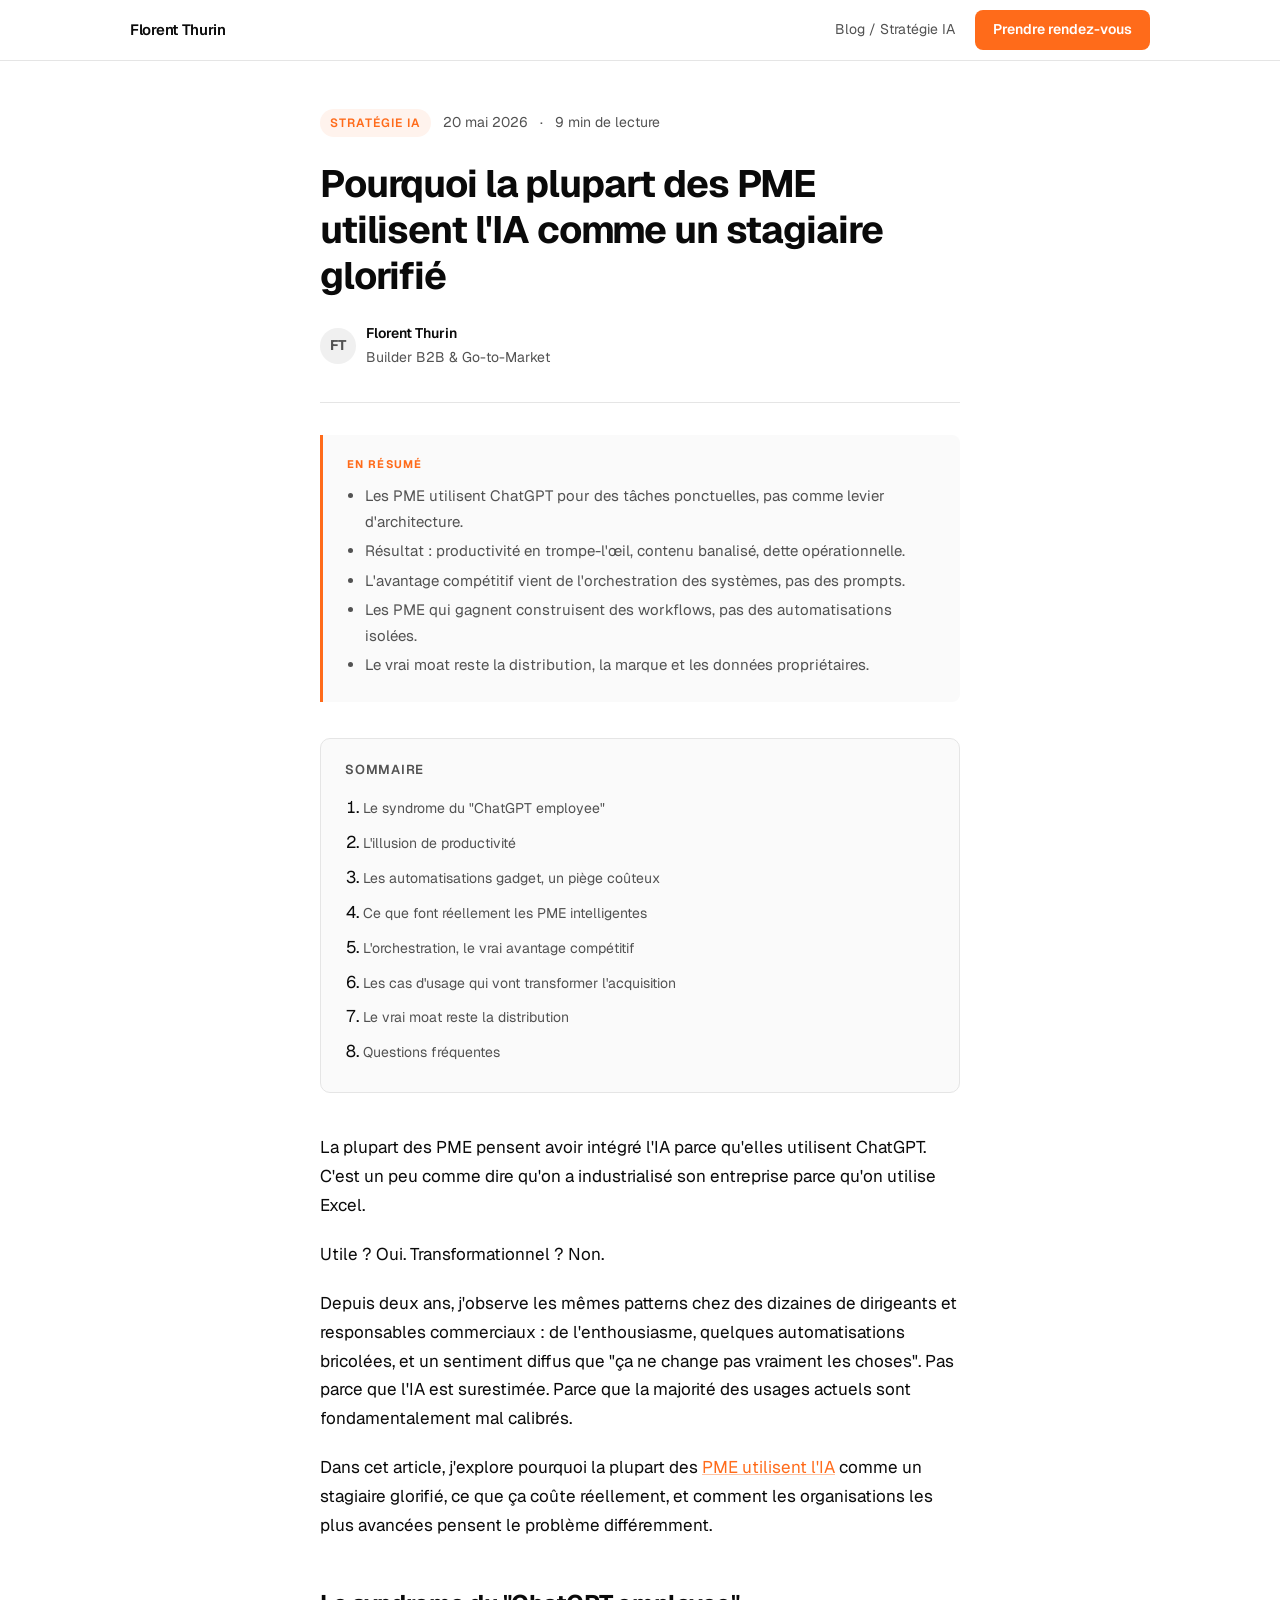
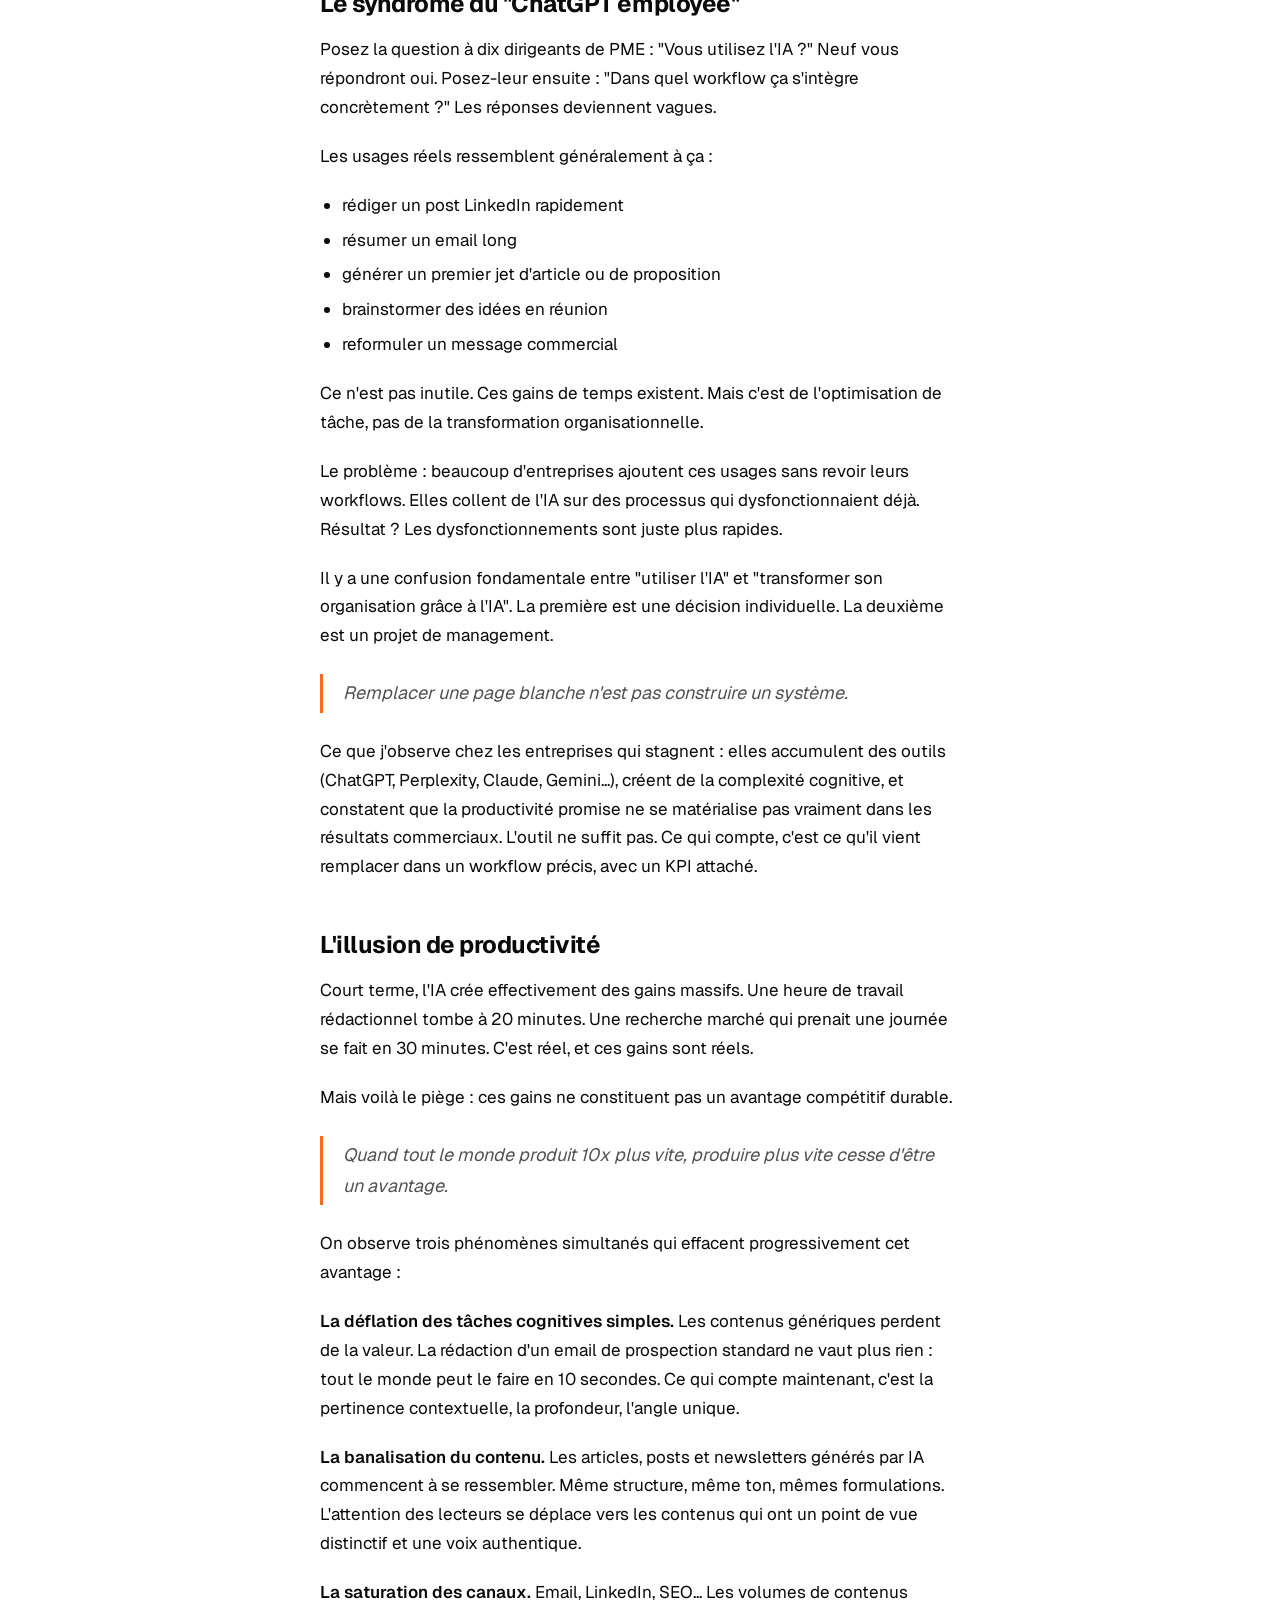
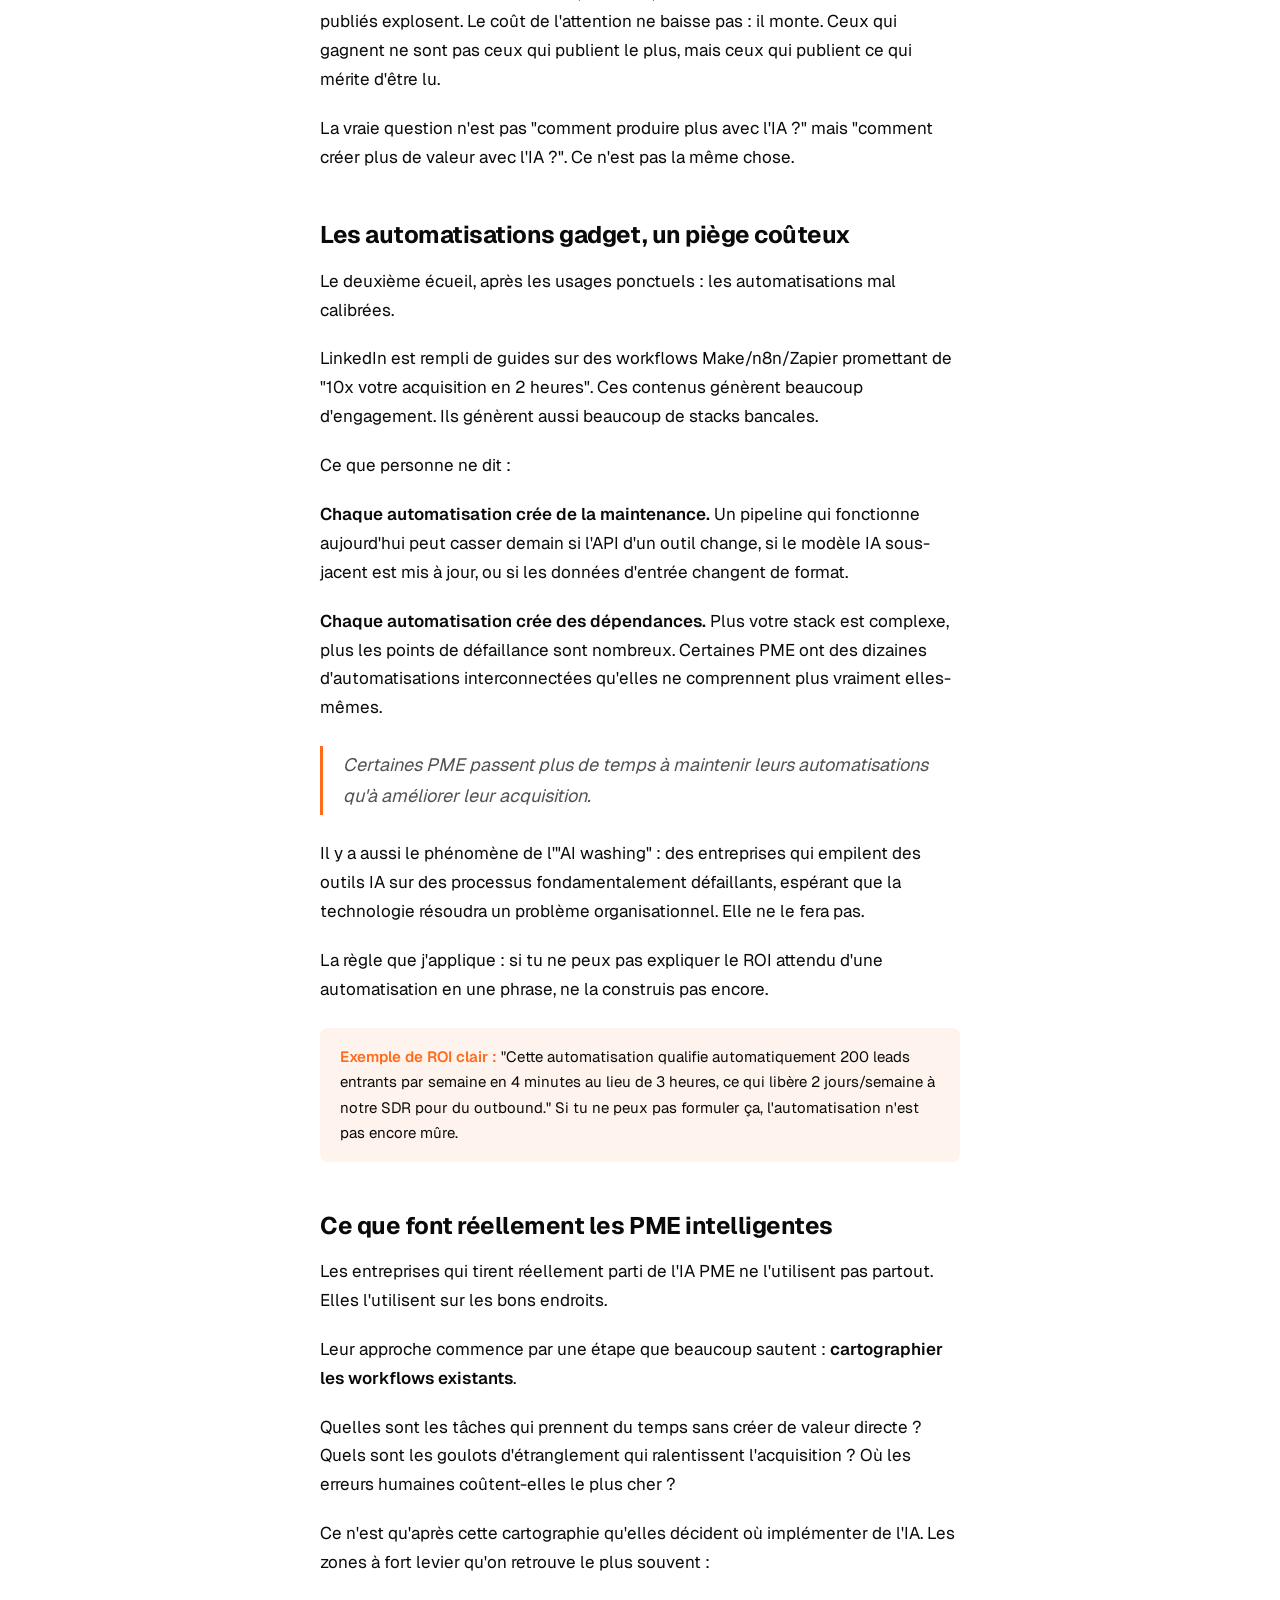
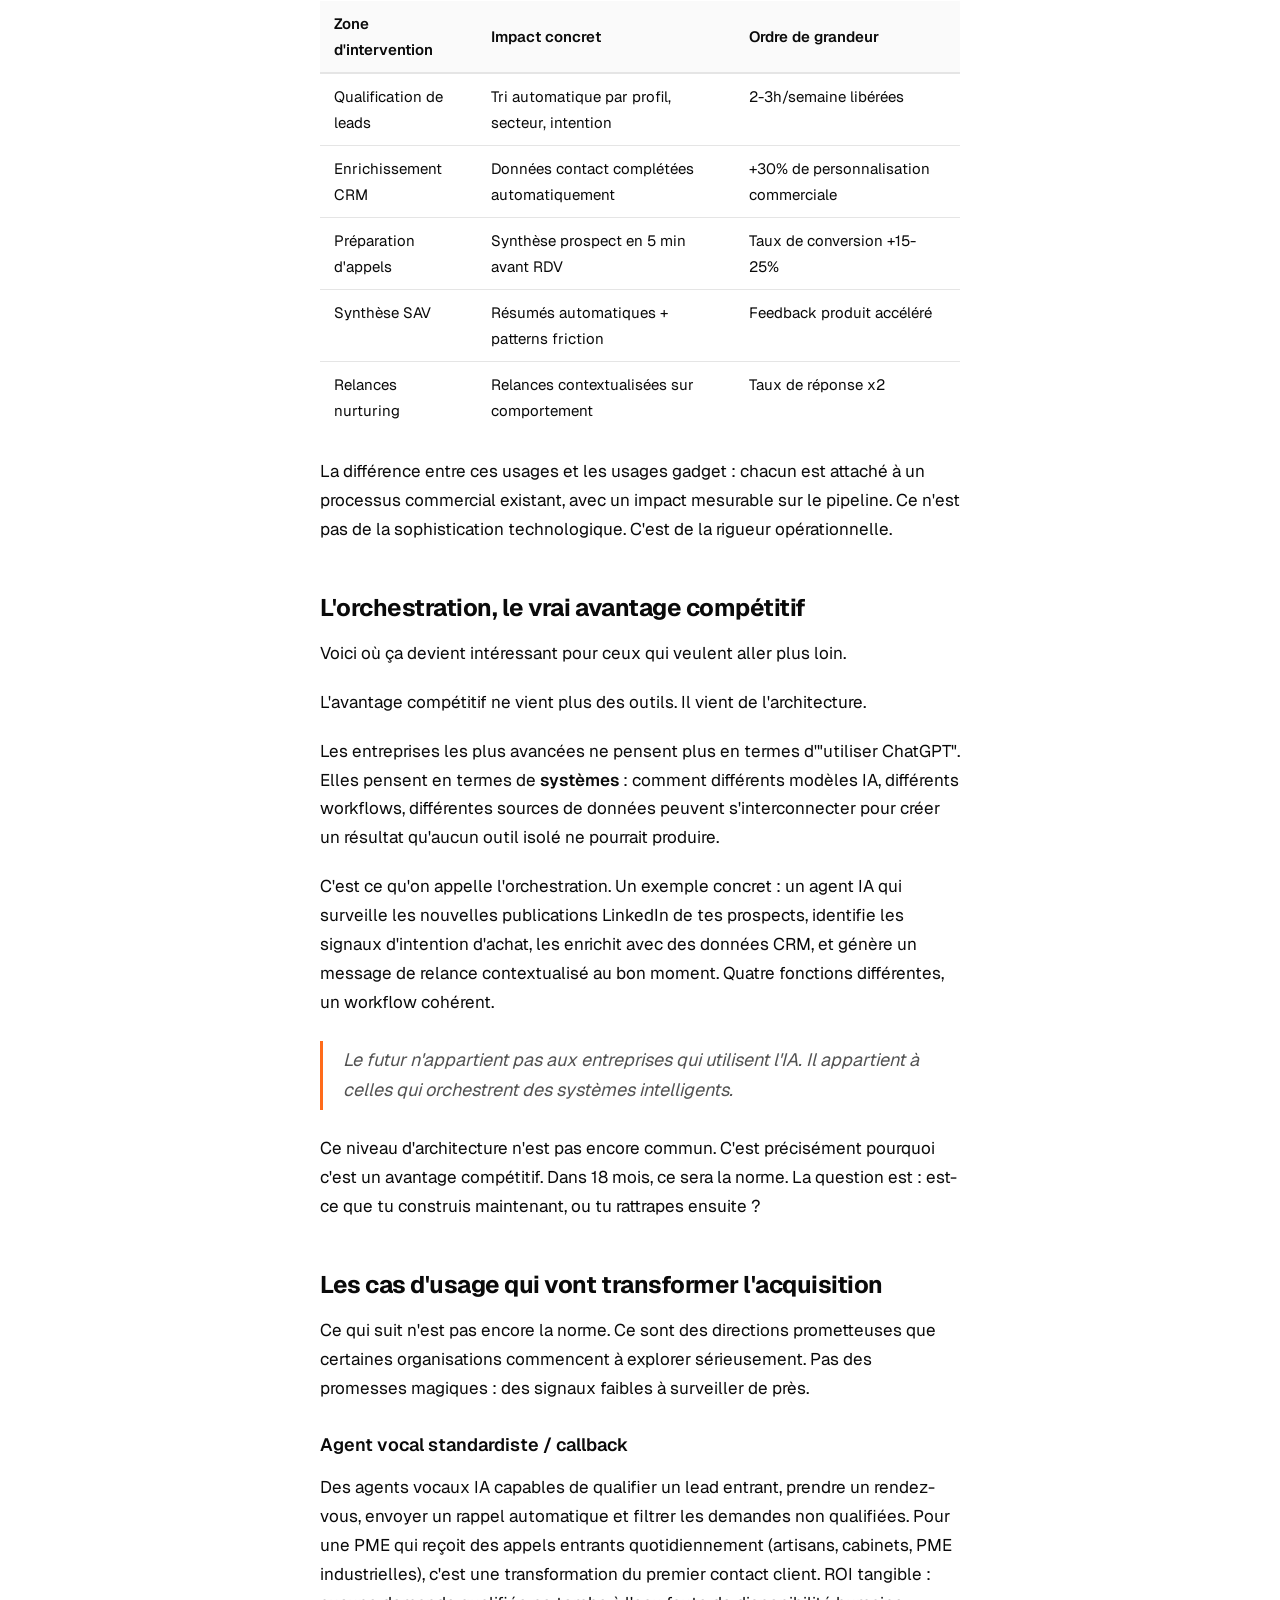
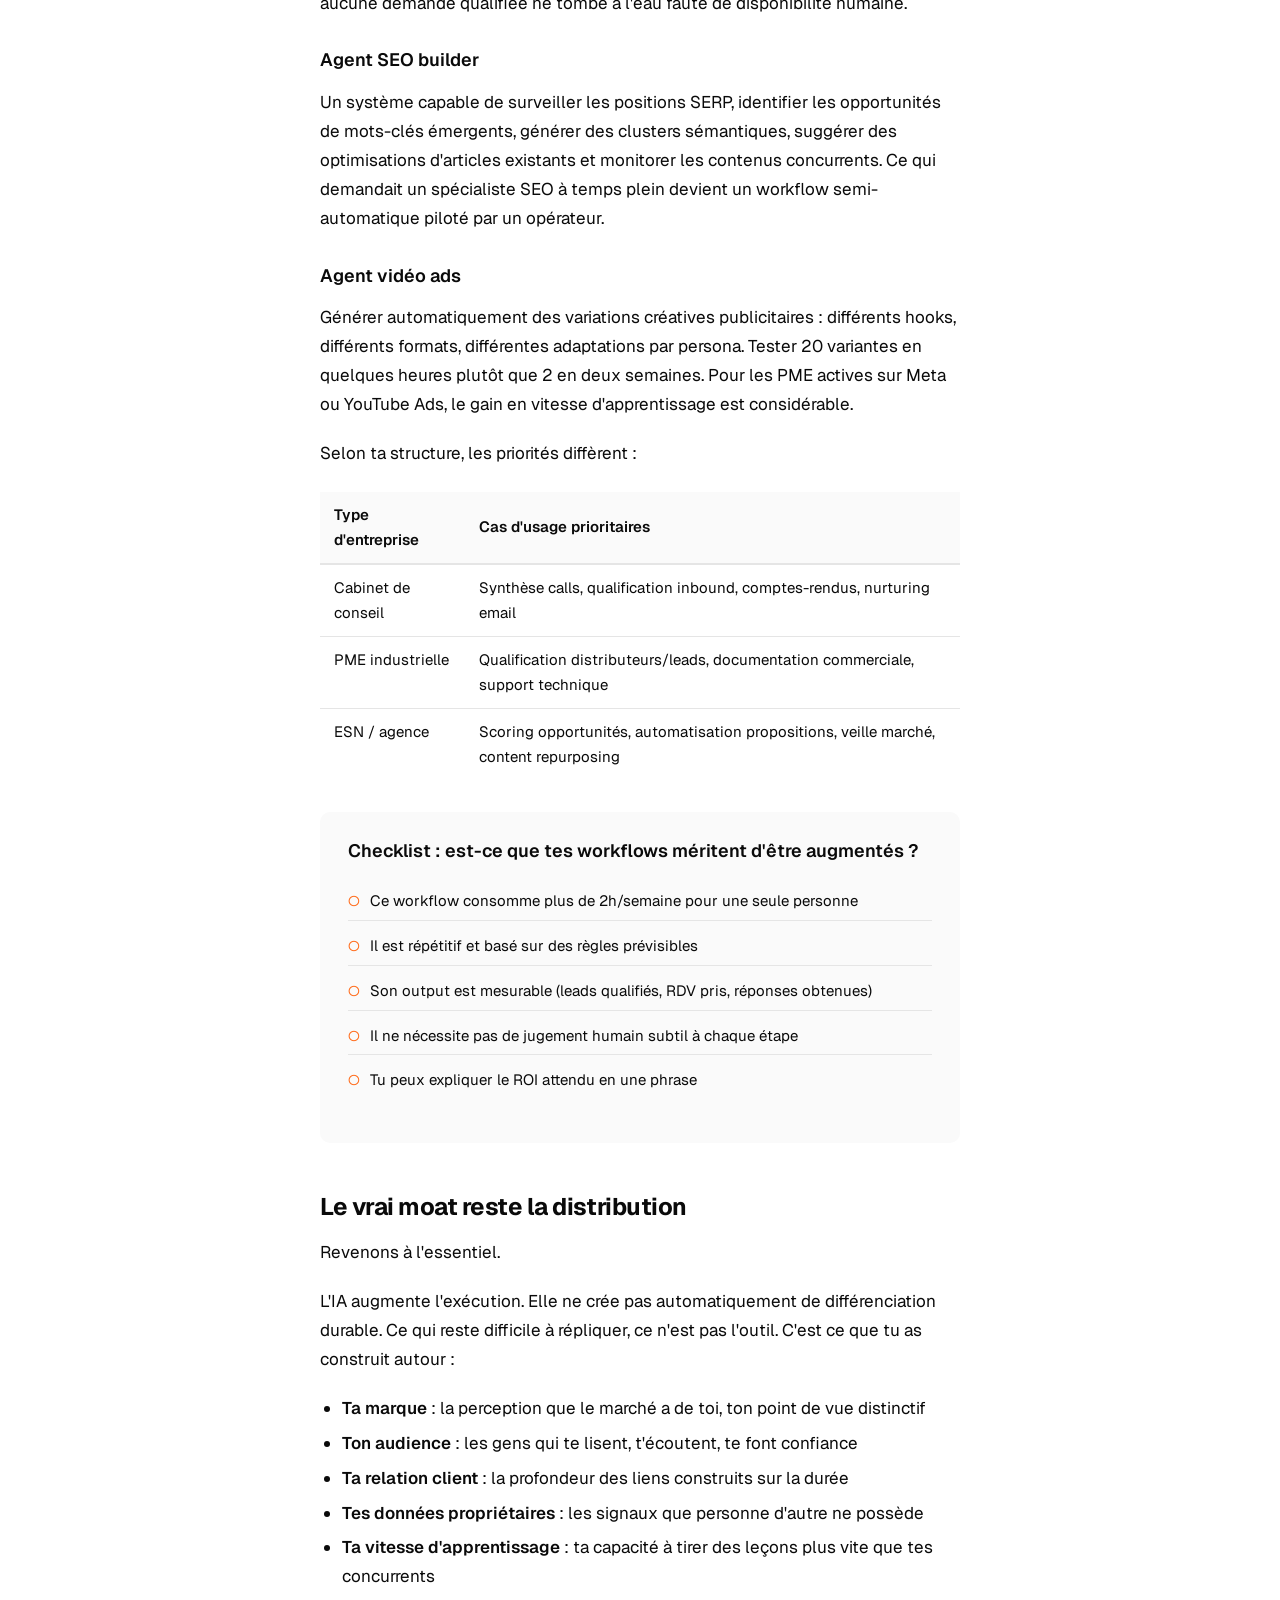
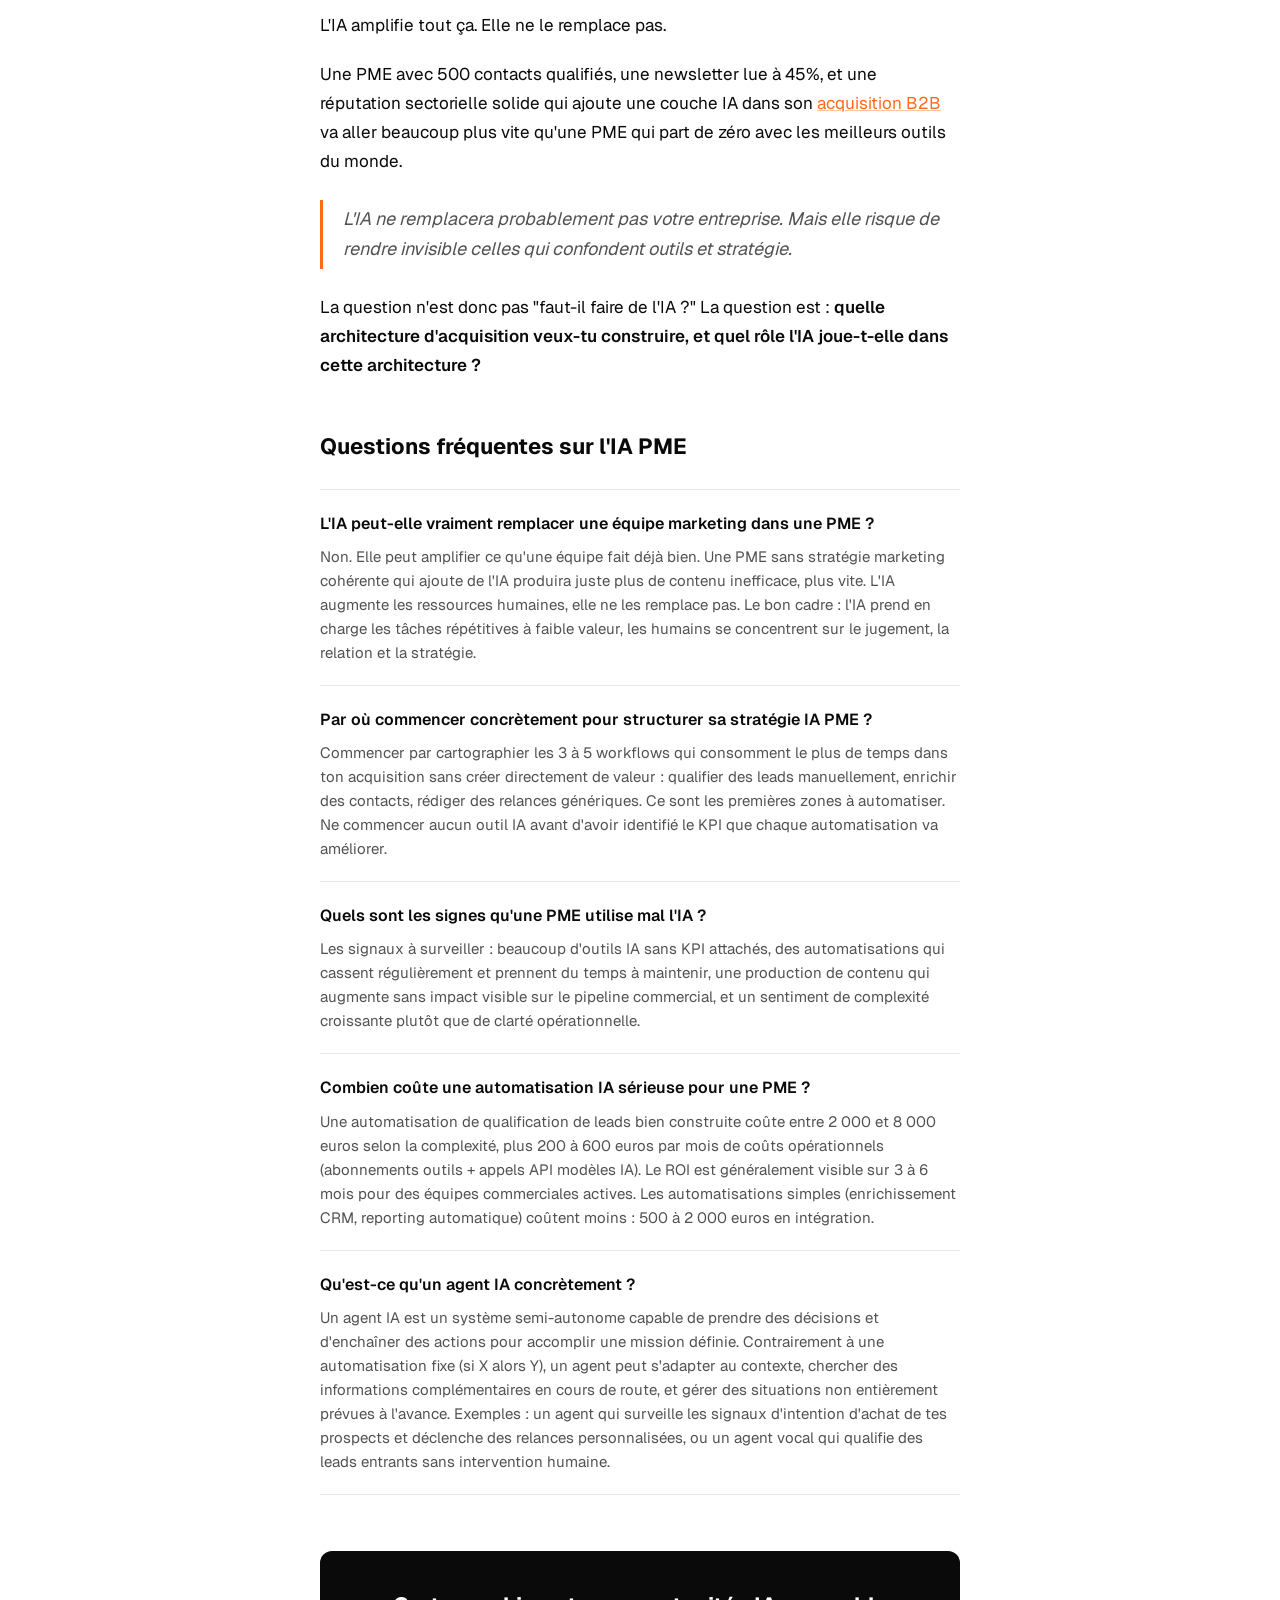
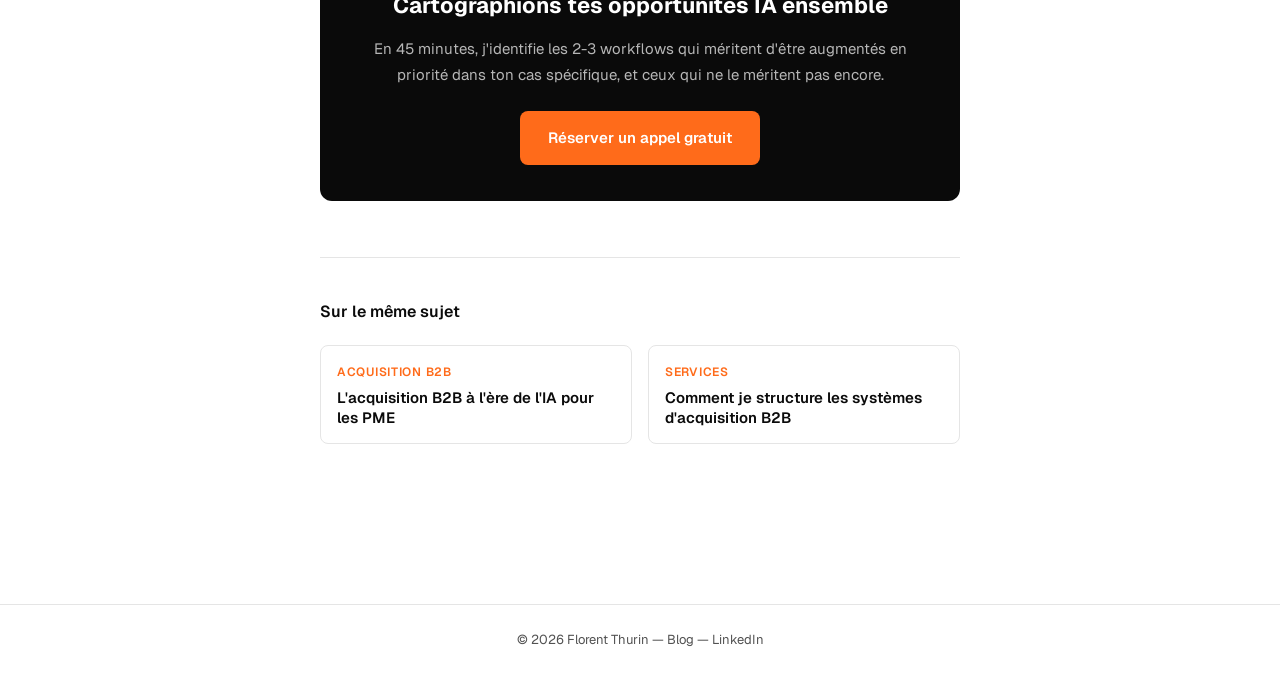
<file: florentthurin-site/blog/articles/ia-pas-un-stagiaire-pour-pme.html>
<!DOCTYPE html>
<html lang="fr">
<head>
  <meta charset="UTF-8" />
  <meta name="viewport" content="width=device-width, initial-scale=1.0" />

  <!-- SEO -->
  <title>IA PME : arrêtez le stagiaire glorifié | Florent Thurin</title>
  <meta name="description" content="La plupart des PME utilisent l'IA comme un stagiaire glorifié : vite, peu cher, mais sans système réel. Voici comment transformer l'IA en levier stratégique." />
  <meta name="author" content="Florent Thurin" />
  <link rel="canonical" href="https://florentthurin.com/blog/articles/ia-pas-un-stagiaire-pour-pme.html" />

  <!-- Open Graph -->
  <meta property="og:type" content="article" />
  <meta property="og:url" content="https://florentthurin.com/blog/articles/ia-pas-un-stagiaire-pour-pme.html" />
  <meta property="og:title" content="IA PME : arrêtez le stagiaire glorifié | Florent Thurin" />
  <meta property="og:description" content="La plupart des PME utilisent l'IA comme un stagiaire glorifié : vite, peu cher, mais sans système réel." />
  <meta property="og:image" content="https://florentthurin.com/blog/img/ia-pas-un-stagiaire-pour-pme-og.png" />
  <meta property="og:locale" content="fr_FR" />
  <meta property="article:published_time" content="2026-05-20T08:00:00Z" />
  <meta property="article:modified_time" content="2026-05-20T08:00:00Z" />
  <meta property="article:author" content="Florent Thurin" />

  <!-- Twitter Card -->
  <meta name="twitter:card" content="summary_large_image" />
  <meta name="twitter:title" content="IA PME : arrêtez le stagiaire glorifié | Florent Thurin" />
  <meta name="twitter:description" content="La plupart des PME utilisent l'IA comme un stagiaire glorifié : vite, peu cher, mais sans système réel." />
  <meta name="twitter:image" content="https://florentthurin.com/blog/img/ia-pas-un-stagiaire-pour-pme-og.png" />

  <!-- JSON-LD Article -->
  <script type="application/ld+json">
  {
    "@context": "https://schema.org",
    "@type": "Article",
    "headline": "Pourquoi la plupart des PME utilisent l'IA comme un stagiaire glorifié",
    "description": "La plupart des PME utilisent l'IA comme un stagiaire glorifié : vite, peu cher, mais sans système réel. Voici comment transformer l'IA en levier stratégique.",
    "image": "https://florentthurin.com/blog/img/ia-pas-un-stagiaire-pour-pme-og.png",
    "author": {
      "@type": "Person",
      "name": "Florent Thurin",
      "url": "https://florentthurin.com"
    },
    "publisher": {
      "@type": "Person",
      "name": "Florent Thurin",
      "url": "https://florentthurin.com"
    },
    "datePublished": "2026-05-20T08:00:00Z",
    "dateModified": "2026-05-20T08:00:00Z",
    "url": "https://florentthurin.com/blog/articles/ia-pas-un-stagiaire-pour-pme.html",
    "keywords": ["IA PME", "automatisation IA entreprise", "stratégie IA PME", "IA acquisition B2B", "workflows IA", "agents IA marketing"],
    "inLanguage": "fr-FR"
  }
  </script>

  <!-- JSON-LD FAQPage -->
  <script type="application/ld+json">
  {
    "@context": "https://schema.org",
    "@type": "FAQPage",
    "mainEntity": [
      {
        "@type": "Question",
        "name": "L'IA peut-elle remplacer une équipe marketing dans une PME ?",
        "acceptedAnswer": {
          "@type": "Answer",
          "text": "Non. Elle peut amplifier ce qu'une équipe fait déjà bien. Une PME sans stratégie marketing cohérente qui ajoute de l'IA produira juste plus de contenu inefficace, plus vite. L'IA augmente les ressources humaines, elle ne les remplace pas."
        }
      },
      {
        "@type": "Question",
        "name": "Par où commencer concrètement pour structurer sa stratégie IA ?",
        "acceptedAnswer": {
          "@type": "Answer",
          "text": "Commencer par cartographier les 3 à 5 workflows qui consomment le plus de temps dans ton acquisition sans créer directement de valeur : qualifier des leads manuellement, enrichir des contacts, rédiger des relances génériques. Ce sont les premières zones à automatiser."
        }
      },
      {
        "@type": "Question",
        "name": "Quels sont les signes qu'une PME utilise mal l'IA ?",
        "acceptedAnswer": {
          "@type": "Answer",
          "text": "Les signaux : beaucoup d'outils IA sans KPI attachés, des automatisations qui cassent régulièrement, une production de contenu qui augmente sans impact sur le pipeline commercial, et un sentiment de complexité croissante plutôt que de clarté."
        }
      },
      {
        "@type": "Question",
        "name": "Combien coûte une automatisation IA sérieuse pour une PME ?",
        "acceptedAnswer": {
          "@type": "Answer",
          "text": "Une automatisation de qualification de leads bien construite coûte entre 2 000 et 8 000 euros selon la complexité, plus 200 à 600 euros par mois de coûts opérationnels (outils + modèles IA). Le ROI est généralement visible sur 3 à 6 mois pour des équipes commerciales actives."
        }
      },
      {
        "@type": "Question",
        "name": "Qu'est-ce qu'un agent IA concrètement ?",
        "acceptedAnswer": {
          "@type": "Answer",
          "text": "Un agent IA est un système semi-autonome capable de prendre des décisions et d'enchaîner des actions pour accomplir une mission. Contrairement à une automatisation fixe, un agent peut s'adapter au contexte, chercher des informations complémentaires, et gérer des situations non prévues à l'avance."
        }
      }
    ]
  }
  </script>

  <!-- Fonts -->
  <link rel="preconnect" href="https://fonts.googleapis.com" />
  <link rel="preconnect" href="https://fonts.gstatic.com" crossorigin />
  <link href="https://fonts.googleapis.com/css2?family=Geist:wght@400;500;600;700&display=swap" rel="stylesheet" />

  <link rel="icon" href="/assets/favicon.svg" type="image/svg+xml" />
  <link rel="icon" href="/assets/favicon.ico" sizes="any" />

  <style>
    :root {
      --bg-primary: #FFFFFF;
      --bg-secondary: #FAFAFA;
      --text-primary: #0A0A0A;
      --text-secondary: #525252;
      --border: #E5E5E5;
      --accent: #FF6B1A;
      --accent-hover: #E55A0D;
      --font: 'Geist', 'Inter', -apple-system, system-ui, sans-serif;
      --max-width: 720px;
      --pad-x: clamp(20px, 5vw, 40px);
    }
    *, *::before, *::after { box-sizing: border-box; margin: 0; padding: 0; }
    html { scroll-behavior: smooth; }
    body {
      font-family: var(--font);
      font-size: 17px;
      line-height: 1.7;
      color: var(--text-primary);
      background: var(--bg-primary);
      -webkit-font-smoothing: antialiased;
    }

    /* HEADER */
    .site-header {
      position: sticky;
      top: 0;
      z-index: 100;
      background: rgba(255,255,255,0.92);
      backdrop-filter: blur(12px);
      -webkit-backdrop-filter: blur(12px);
      border-bottom: 1px solid var(--border);
    }
    .header-inner {
      max-width: 1100px;
      margin: 0 auto;
      padding: 0 var(--pad-x);
      height: 60px;
      display: flex;
      align-items: center;
      justify-content: space-between;
    }
    .logo {
      font-weight: 600;
      font-size: 15px;
      color: var(--text-primary);
      text-decoration: none;
      letter-spacing: -0.02em;
    }
    .header-nav { display: flex; align-items: center; gap: 20px; }
    .breadcrumb { font-size: 14px; color: var(--text-secondary); }
    .breadcrumb a { color: var(--text-secondary); text-decoration: none; }
    .breadcrumb a:hover { color: var(--text-primary); }
    .btn-primary {
      background: var(--accent);
      color: #fff;
      font-size: 14px;
      font-weight: 600;
      padding: 8px 18px;
      border-radius: 8px;
      text-decoration: none;
      transition: background 0.15s;
    }
    .btn-primary:hover { background: var(--accent-hover); }

    /* ARTICLE WRAPPER */
    .article-wrapper {
      max-width: var(--max-width);
      margin: 0 auto;
      padding: 48px var(--pad-x) 80px;
    }

    /* META HEADER */
    .article-meta {
      display: flex;
      align-items: center;
      gap: 12px;
      margin-bottom: 24px;
      flex-wrap: wrap;
    }
    .article-category {
      font-size: 12px;
      font-weight: 600;
      text-transform: uppercase;
      letter-spacing: 0.08em;
      color: var(--accent);
      background: #FFF3ED;
      padding: 4px 10px;
      border-radius: 20px;
    }
    .article-date {
      font-size: 14px;
      color: var(--text-secondary);
    }
    .article-read-time {
      font-size: 14px;
      color: var(--text-secondary);
    }
    .article-read-time::before { content: "·"; margin-right: 12px; }

    /* H1 */
    h1 {
      font-size: clamp(26px, 4vw, 38px);
      font-weight: 700;
      line-height: 1.2;
      letter-spacing: -0.03em;
      color: var(--text-primary);
      margin-bottom: 24px;
    }

    /* AUTHOR */
    .author-line {
      display: flex;
      align-items: center;
      gap: 10px;
      margin-bottom: 32px;
      padding-bottom: 32px;
      border-bottom: 1px solid var(--border);
    }
    .author-avatar {
      width: 36px;
      height: 36px;
      border-radius: 50%;
      background: #F0F0F0;
      display: flex;
      align-items: center;
      justify-content: center;
      font-weight: 700;
      font-size: 14px;
      color: var(--text-secondary);
      flex-shrink: 0;
    }
    .author-info { font-size: 14px; }
    .author-name { font-weight: 600; color: var(--text-primary); }
    .author-title { color: var(--text-secondary); }

    /* TLDR */
    .tldr {
      background: var(--bg-secondary);
      border-left: 3px solid var(--accent);
      border-radius: 0 8px 8px 0;
      padding: 20px 24px;
      margin-bottom: 36px;
    }
    .tldr-label {
      font-size: 11px;
      font-weight: 700;
      text-transform: uppercase;
      letter-spacing: 0.1em;
      color: var(--accent);
      margin-bottom: 10px;
    }
    .tldr ul { padding-left: 18px; }
    .tldr li { font-size: 15px; color: var(--text-secondary); margin-bottom: 4px; }

    /* TOC */
    .toc {
      background: var(--bg-secondary);
      border: 1px solid var(--border);
      border-radius: 10px;
      padding: 20px 24px;
      margin-bottom: 40px;
    }
    .toc-title {
      font-size: 13px;
      font-weight: 600;
      text-transform: uppercase;
      letter-spacing: 0.06em;
      color: var(--text-secondary);
      margin-bottom: 12px;
    }
    .toc ol { padding-left: 18px; }
    .toc li { margin-bottom: 6px; }
    .toc a { font-size: 14px; color: var(--text-secondary); text-decoration: none; }
    .toc a:hover { color: var(--accent); }

    /* BODY TYPOGRAPHY */
    .article-body p { margin-bottom: 20px; }
    .article-body h2 {
      font-size: clamp(20px, 3vw, 24px);
      font-weight: 700;
      letter-spacing: -0.02em;
      margin-top: 48px;
      margin-bottom: 16px;
      line-height: 1.3;
    }
    .article-body h3 {
      font-size: 18px;
      font-weight: 600;
      margin-top: 28px;
      margin-bottom: 12px;
    }
    .article-body ul, .article-body ol {
      padding-left: 22px;
      margin-bottom: 20px;
    }
    .article-body li { margin-bottom: 6px; }
    .article-body strong { font-weight: 600; }
    .article-body a { color: var(--accent); text-decoration: underline; text-decoration-color: rgba(255,107,26,0.4); }
    .article-body a:hover { text-decoration-color: var(--accent); }
    .article-body blockquote {
      border-left: 3px solid var(--accent);
      padding: 4px 20px;
      margin: 24px 0;
      color: var(--text-secondary);
      font-style: italic;
      font-size: 18px;
    }

    /* CALLOUT */
    .callout {
      background: #FFF3ED;
      border-radius: 8px;
      padding: 16px 20px;
      margin: 24px 0;
      font-size: 15px;
    }
    .callout strong { color: var(--accent); }

    /* TABLE */
    .article-body table {
      width: 100%;
      border-collapse: collapse;
      margin: 24px 0;
      font-size: 15px;
    }
    .article-body th {
      text-align: left;
      font-weight: 600;
      padding: 10px 14px;
      background: var(--bg-secondary);
      border-bottom: 2px solid var(--border);
    }
    .article-body td {
      padding: 10px 14px;
      border-bottom: 1px solid var(--border);
      vertical-align: top;
    }
    .article-body tr:last-child td { border-bottom: none; }

    /* CHECKLIST */
    .checklist {
      background: var(--bg-secondary);
      border-radius: 10px;
      padding: 24px 28px;
      margin: 32px 0;
    }
    .checklist h3 { margin-top: 0; margin-bottom: 16px; }
    .checklist ul { padding-left: 0; list-style: none; }
    .checklist li {
      display: flex;
      gap: 10px;
      align-items: flex-start;
      padding: 6px 0;
      font-size: 15px;
      border-bottom: 1px solid var(--border);
    }
    .checklist li:last-child { border-bottom: none; }
    .checklist li::before {
      content: "○";
      color: var(--accent);
      font-size: 14px;
      flex-shrink: 0;
      margin-top: 2px;
    }

    /* FAQ */
    .faq { margin-top: 48px; }
    .faq h2 {
      font-size: 22px;
      font-weight: 700;
      margin-bottom: 24px;
    }
    .faq-item {
      border-top: 1px solid var(--border);
      padding: 20px 0;
    }
    .faq-item:last-child { border-bottom: 1px solid var(--border); }
    .faq-question {
      font-weight: 600;
      font-size: 16px;
      margin-bottom: 8px;
      color: var(--text-primary);
    }
    .faq-answer {
      font-size: 15px;
      color: var(--text-secondary);
      line-height: 1.6;
    }

    /* CTA BLOCK */
    .cta-block {
      background: #0A0A0A;
      color: #fff;
      border-radius: 12px;
      padding: 36px 40px;
      margin-top: 56px;
      text-align: center;
    }
    .cta-block h2 {
      font-size: 22px;
      font-weight: 700;
      color: #fff;
      margin-bottom: 12px;
    }
    .cta-block p { font-size: 15px; color: rgba(255,255,255,0.7); margin-bottom: 24px; }
    .cta-btn {
      display: inline-block;
      background: var(--accent);
      color: #fff;
      font-weight: 600;
      font-size: 15px;
      padding: 14px 28px;
      border-radius: 8px;
      text-decoration: none;
      transition: background 0.15s;
    }
    .cta-btn:hover { background: var(--accent-hover); }

    /* RELATED */
    .related-articles {
      margin-top: 56px;
      padding-top: 40px;
      border-top: 1px solid var(--border);
    }
    .related-title {
      font-size: 16px;
      font-weight: 600;
      margin-bottom: 20px;
    }
    .related-grid {
      display: grid;
      grid-template-columns: 1fr 1fr;
      gap: 16px;
    }
    @media (max-width: 600px) { .related-grid { grid-template-columns: 1fr; } }
    .related-card {
      border: 1px solid var(--border);
      border-radius: 8px;
      padding: 16px;
      text-decoration: none;
      color: var(--text-primary);
      transition: border-color 0.15s;
    }
    .related-card:hover { border-color: var(--accent); }
    .related-card-label { font-size: 12px; color: var(--accent); font-weight: 600; text-transform: uppercase; letter-spacing: 0.06em; margin-bottom: 6px; }
    .related-card-title { font-size: 15px; font-weight: 600; line-height: 1.3; }

    /* FOOTER */
    .site-footer {
      border-top: 1px solid var(--border);
      padding: 24px var(--pad-x);
      margin-top: 80px;
      text-align: center;
      font-size: 13px;
      color: var(--text-secondary);
    }
    .site-footer a { color: var(--text-secondary); text-decoration: none; }
    .site-footer a:hover { color: var(--accent); }

    @media (max-width: 640px) {
      .breadcrumb { display: none; }
      .cta-block { padding: 28px 24px; }
    }
  </style>
</head>
<body>

  <!-- HEADER -->
  <header class="site-header">
    <div class="header-inner">
      <a href="/" class="logo">Florent Thurin</a>
      <nav class="header-nav" aria-label="Navigation">
        <span class="breadcrumb">
          <a href="/blog/">Blog</a> / Stratégie IA
        </span>
        <a href="https://calendly.com/florent-19/appel-intro" class="btn-primary">Prendre rendez-vous</a>
      </nav>
    </div>
  </header>

  <main>
    <div class="article-wrapper">

      <!-- META -->
      <div class="article-meta">
        <span class="article-category">Stratégie IA</span>
        <time class="article-date" datetime="2026-05-20">20 mai 2026</time>
        <span class="article-read-time">9 min de lecture</span>
      </div>

      <!-- H1 -->
      <h1>Pourquoi la plupart des PME utilisent l'IA comme un stagiaire glorifié</h1>

      <!-- AUTHOR -->
      <div class="author-line">
        <div class="author-avatar">FT</div>
        <div class="author-info">
          <div class="author-name"><a href="/" style="color: inherit; text-decoration: none;">Florent Thurin</a></div>
          <div class="author-title">Builder B2B &amp; Go-to-Market</div>
        </div>
      </div>

      <!-- TLDR -->
      <div class="tldr">
        <div class="tldr-label">En résumé</div>
        <ul>
          <li>Les PME utilisent ChatGPT pour des tâches ponctuelles, pas comme levier d'architecture.</li>
          <li>Résultat : productivité en trompe-l'œil, contenu banalisé, dette opérationnelle.</li>
          <li>L'avantage compétitif vient de l'orchestration des systèmes, pas des prompts.</li>
          <li>Les PME qui gagnent construisent des workflows, pas des automatisations isolées.</li>
          <li>Le vrai moat reste la distribution, la marque et les données propriétaires.</li>
        </ul>
      </div>

      <!-- TOC -->
      <nav class="toc" aria-label="Sommaire">
        <div class="toc-title">Sommaire</div>
        <ol>
          <li><a href="#chatgpt-employee">Le syndrome du "ChatGPT employee"</a></li>
          <li><a href="#illusion-productivite">L'illusion de productivité</a></li>
          <li><a href="#automatisations-gadget">Les automatisations gadget, un piège coûteux</a></li>
          <li><a href="#pme-intelligentes">Ce que font réellement les PME intelligentes</a></li>
          <li><a href="#orchestration">L'orchestration, le vrai avantage compétitif</a></li>
          <li><a href="#cas-usage">Les cas d'usage qui vont transformer l'acquisition</a></li>
          <li><a href="#moat-distribution">Le vrai moat reste la distribution</a></li>
          <li><a href="#faq">Questions fréquentes</a></li>
        </ol>
      </nav>

      <!-- ARTICLE BODY -->
      <div class="article-body">

        <p>La plupart des PME pensent avoir intégré l'IA parce qu'elles utilisent ChatGPT. C'est un peu comme dire qu'on a industrialisé son entreprise parce qu'on utilise Excel.</p>

        <p>Utile ? Oui. Transformationnel ? Non.</p>

        <p>Depuis deux ans, j'observe les mêmes patterns chez des dizaines de dirigeants et responsables commerciaux : de l'enthousiasme, quelques automatisations bricolées, et un sentiment diffus que "ça ne change pas vraiment les choses". Pas parce que l'IA est surestimée. Parce que la majorité des usages actuels sont fondamentalement mal calibrés.</p>

        <p>Dans cet article, j'explore pourquoi la plupart des <a href="/">PME utilisent l'IA</a> comme un stagiaire glorifié, ce que ça coûte réellement, et comment les organisations les plus avancées pensent le problème différemment.</p>

        <!-- PARTIE 1 -->
        <h2 id="chatgpt-employee">Le syndrome du "ChatGPT employee"</h2>

        <p>Posez la question à dix dirigeants de PME : "Vous utilisez l'IA ?" Neuf vous répondront oui. Posez-leur ensuite : "Dans quel workflow ça s'intègre concrètement ?" Les réponses deviennent vagues.</p>

        <p>Les usages réels ressemblent généralement à ça :</p>
        <ul>
          <li>rédiger un post LinkedIn rapidement</li>
          <li>résumer un email long</li>
          <li>générer un premier jet d'article ou de proposition</li>
          <li>brainstormer des idées en réunion</li>
          <li>reformuler un message commercial</li>
        </ul>

        <p>Ce n'est pas inutile. Ces gains de temps existent. Mais c'est de l'optimisation de tâche, pas de la transformation organisationnelle.</p>

        <p>Le problème : beaucoup d'entreprises ajoutent ces usages sans revoir leurs workflows. Elles collent de l'IA sur des processus qui dysfonctionnaient déjà. Résultat ? Les dysfonctionnements sont juste plus rapides.</p>

        <p>Il y a une confusion fondamentale entre "utiliser l'IA" et "transformer son organisation grâce à l'IA". La première est une décision individuelle. La deuxième est un projet de management.</p>

        <blockquote>Remplacer une page blanche n'est pas construire un système.</blockquote>

        <p>Ce que j'observe chez les entreprises qui stagnent : elles accumulent des outils (ChatGPT, Perplexity, Claude, Gemini...), créent de la complexité cognitive, et constatent que la productivité promise ne se matérialise pas vraiment dans les résultats commerciaux. L'outil ne suffit pas. Ce qui compte, c'est ce qu'il vient remplacer dans un workflow précis, avec un KPI attaché.</p>

        <!-- PARTIE 2 -->
        <h2 id="illusion-productivite">L'illusion de productivité</h2>

        <p>Court terme, l'IA crée effectivement des gains massifs. Une heure de travail rédactionnel tombe à 20 minutes. Une recherche marché qui prenait une journée se fait en 30 minutes. C'est réel, et ces gains sont réels.</p>

        <p>Mais voilà le piège : ces gains ne constituent pas un avantage compétitif durable.</p>

        <blockquote>Quand tout le monde produit 10x plus vite, produire plus vite cesse d'être un avantage.</blockquote>

        <p>On observe trois phénomènes simultanés qui effacent progressivement cet avantage :</p>

        <p><strong>La déflation des tâches cognitives simples.</strong> Les contenus génériques perdent de la valeur. La rédaction d'un email de prospection standard ne vaut plus rien : tout le monde peut le faire en 10 secondes. Ce qui compte maintenant, c'est la pertinence contextuelle, la profondeur, l'angle unique.</p>

        <p><strong>La banalisation du contenu.</strong> Les articles, posts et newsletters générés par IA commencent à se ressembler. Même structure, même ton, mêmes formulations. L'attention des lecteurs se déplace vers les contenus qui ont un point de vue distinctif et une voix authentique.</p>

        <p><strong>La saturation des canaux.</strong> Email, LinkedIn, SEO... Les volumes de contenus publiés explosent. Le coût de l'attention ne baisse pas : il monte. Ceux qui gagnent ne sont pas ceux qui publient le plus, mais ceux qui publient ce qui mérite d'être lu.</p>

        <p>La vraie question n'est pas "comment produire plus avec l'IA ?" mais "comment créer plus de valeur avec l'IA ?". Ce n'est pas la même chose.</p>

        <!-- PARTIE 3 -->
        <h2 id="automatisations-gadget">Les automatisations gadget, un piège coûteux</h2>

        <p>Le deuxième écueil, après les usages ponctuels : les automatisations mal calibrées.</p>

        <p>LinkedIn est rempli de guides sur des workflows Make/n8n/Zapier promettant de "10x votre acquisition en 2 heures". Ces contenus génèrent beaucoup d'engagement. Ils génèrent aussi beaucoup de stacks bancales.</p>

        <p>Ce que personne ne dit :</p>

        <p><strong>Chaque automatisation crée de la maintenance.</strong> Un pipeline qui fonctionne aujourd'hui peut casser demain si l'API d'un outil change, si le modèle IA sous-jacent est mis à jour, ou si les données d'entrée changent de format.</p>

        <p><strong>Chaque automatisation crée des dépendances.</strong> Plus votre stack est complexe, plus les points de défaillance sont nombreux. Certaines PME ont des dizaines d'automatisations interconnectées qu'elles ne comprennent plus vraiment elles-mêmes.</p>

        <blockquote>Certaines PME passent plus de temps à maintenir leurs automatisations qu'à améliorer leur acquisition.</blockquote>

        <p>Il y a aussi le phénomène de l'"AI washing" : des entreprises qui empilent des outils IA sur des processus fondamentalement défaillants, espérant que la technologie résoudra un problème organisationnel. Elle ne le fera pas.</p>

        <p>La règle que j'applique : si tu ne peux pas expliquer le ROI attendu d'une automatisation en une phrase, ne la construis pas encore.</p>

        <div class="callout">
          <strong>Exemple de ROI clair :</strong> "Cette automatisation qualifie automatiquement 200 leads entrants par semaine en 4 minutes au lieu de 3 heures, ce qui libère 2 jours/semaine à notre SDR pour du outbound." Si tu ne peux pas formuler ça, l'automatisation n'est pas encore mûre.
        </div>

        <!-- PARTIE 4 -->
        <h2 id="pme-intelligentes">Ce que font réellement les PME intelligentes</h2>

        <p>Les entreprises qui tirent réellement parti de l'IA PME ne l'utilisent pas partout. Elles l'utilisent sur les bons endroits.</p>

        <p>Leur approche commence par une étape que beaucoup sautent : <strong>cartographier les workflows existants</strong>.</p>

        <p>Quelles sont les tâches qui prennent du temps sans créer de valeur directe ? Quels sont les goulots d'étranglement qui ralentissent l'acquisition ? Où les erreurs humaines coûtent-elles le plus cher ?</p>

        <p>Ce n'est qu'après cette cartographie qu'elles décident où implémenter de l'IA. Les zones à fort levier qu'on retrouve le plus souvent :</p>

        <table>
          <thead>
            <tr>
              <th>Zone d'intervention</th>
              <th>Impact concret</th>
              <th>Ordre de grandeur</th>
            </tr>
          </thead>
          <tbody>
            <tr>
              <td>Qualification de leads</td>
              <td>Tri automatique par profil, secteur, intention</td>
              <td>2-3h/semaine libérées</td>
            </tr>
            <tr>
              <td>Enrichissement CRM</td>
              <td>Données contact complétées automatiquement</td>
              <td>+30% de personnalisation commerciale</td>
            </tr>
            <tr>
              <td>Préparation d'appels</td>
              <td>Synthèse prospect en 5 min avant RDV</td>
              <td>Taux de conversion +15-25%</td>
            </tr>
            <tr>
              <td>Synthèse SAV</td>
              <td>Résumés automatiques + patterns friction</td>
              <td>Feedback produit accéléré</td>
            </tr>
            <tr>
              <td>Relances nurturing</td>
              <td>Relances contextualisées sur comportement</td>
              <td>Taux de réponse x2</td>
            </tr>
          </tbody>
        </table>

        <p>La différence entre ces usages et les usages gadget : chacun est attaché à un processus commercial existant, avec un impact mesurable sur le pipeline. Ce n'est pas de la sophistication technologique. C'est de la rigueur opérationnelle.</p>

        <!-- PARTIE 5 -->
        <h2 id="orchestration">L'orchestration, le vrai avantage compétitif</h2>

        <p>Voici où ça devient intéressant pour ceux qui veulent aller plus loin.</p>

        <p>L'avantage compétitif ne vient plus des outils. Il vient de l'architecture.</p>

        <p>Les entreprises les plus avancées ne pensent plus en termes d'"utiliser ChatGPT". Elles pensent en termes de <strong>systèmes</strong> : comment différents modèles IA, différents workflows, différentes sources de données peuvent s'interconnecter pour créer un résultat qu'aucun outil isolé ne pourrait produire.</p>

        <p>C'est ce qu'on appelle l'orchestration. Un exemple concret : un agent IA qui surveille les nouvelles publications LinkedIn de tes prospects, identifie les signaux d'intention d'achat, les enrichit avec des données CRM, et génère un message de relance contextualisé au bon moment. Quatre fonctions différentes, un workflow cohérent.</p>

        <blockquote>Le futur n'appartient pas aux entreprises qui utilisent l'IA. Il appartient à celles qui orchestrent des systèmes intelligents.</blockquote>

        <p>Ce niveau d'architecture n'est pas encore commun. C'est précisément pourquoi c'est un avantage compétitif. Dans 18 mois, ce sera la norme. La question est : est-ce que tu construis maintenant, ou tu rattrapes ensuite ?</p>

        <!-- PARTIE 6 -->
        <h2 id="cas-usage">Les cas d'usage qui vont transformer l'acquisition</h2>

        <p>Ce qui suit n'est pas encore la norme. Ce sont des directions prometteuses que certaines organisations commencent à explorer sérieusement. Pas des promesses magiques : des signaux faibles à surveiller de près.</p>

        <h3>Agent vocal standardiste / callback</h3>
        <p>Des agents vocaux IA capables de qualifier un lead entrant, prendre un rendez-vous, envoyer un rappel automatique et filtrer les demandes non qualifiées. Pour une PME qui reçoit des appels entrants quotidiennement (artisans, cabinets, PME industrielles), c'est une transformation du premier contact client. ROI tangible : aucune demande qualifiée ne tombe à l'eau faute de disponibilité humaine.</p>

        <h3>Agent SEO builder</h3>
        <p>Un système capable de surveiller les positions SERP, identifier les opportunités de mots-clés émergents, générer des clusters sémantiques, suggérer des optimisations d'articles existants et monitorer les contenus concurrents. Ce qui demandait un spécialiste SEO à temps plein devient un workflow semi-automatique piloté par un opérateur.</p>

        <h3>Agent vidéo ads</h3>
        <p>Générer automatiquement des variations créatives publicitaires : différents hooks, différents formats, différentes adaptations par persona. Tester 20 variantes en quelques heures plutôt que 2 en deux semaines. Pour les PME actives sur Meta ou YouTube Ads, le gain en vitesse d'apprentissage est considérable.</p>

        <p>Selon ta structure, les priorités diffèrent :</p>

        <table>
          <thead>
            <tr>
              <th>Type d'entreprise</th>
              <th>Cas d'usage prioritaires</th>
            </tr>
          </thead>
          <tbody>
            <tr>
              <td>Cabinet de conseil</td>
              <td>Synthèse calls, qualification inbound, comptes-rendus, nurturing email</td>
            </tr>
            <tr>
              <td>PME industrielle</td>
              <td>Qualification distributeurs/leads, documentation commerciale, support technique</td>
            </tr>
            <tr>
              <td>ESN / agence</td>
              <td>Scoring opportunités, automatisation propositions, veille marché, content repurposing</td>
            </tr>
          </tbody>
        </table>

        <!-- CHECKLIST -->
        <div class="checklist">
          <h3>Checklist : est-ce que tes workflows méritent d'être augmentés ?</h3>
          <ul>
            <li>Ce workflow consomme plus de 2h/semaine pour une seule personne</li>
            <li>Il est répétitif et basé sur des règles prévisibles</li>
            <li>Son output est mesurable (leads qualifiés, RDV pris, réponses obtenues)</li>
            <li>Il ne nécessite pas de jugement humain subtil à chaque étape</li>
            <li>Tu peux expliquer le ROI attendu en une phrase</li>
          </ul>
        </div>

        <!-- PARTIE 7 -->
        <h2 id="moat-distribution">Le vrai moat reste la distribution</h2>

        <p>Revenons à l'essentiel.</p>

        <p>L'IA augmente l'exécution. Elle ne crée pas automatiquement de différenciation durable. Ce qui reste difficile à répliquer, ce n'est pas l'outil. C'est ce que tu as construit autour :</p>

        <ul>
          <li><strong>Ta marque</strong> : la perception que le marché a de toi, ton point de vue distinctif</li>
          <li><strong>Ton audience</strong> : les gens qui te lisent, t'écoutent, te font confiance</li>
          <li><strong>Ta relation client</strong> : la profondeur des liens construits sur la durée</li>
          <li><strong>Tes données propriétaires</strong> : les signaux que personne d'autre ne possède</li>
          <li><strong>Ta vitesse d'apprentissage</strong> : ta capacité à tirer des leçons plus vite que tes concurrents</li>
        </ul>

        <p>L'IA amplifie tout ça. Elle ne le remplace pas.</p>

        <p>Une PME avec 500 contacts qualifiés, une newsletter lue à 45%, et une réputation sectorielle solide qui ajoute une couche IA dans son <a href="/blog/articles/acquisition-b2b-experte-ia.html">acquisition B2B</a> va aller beaucoup plus vite qu'une PME qui part de zéro avec les meilleurs outils du monde.</p>

        <blockquote>L'IA ne remplacera probablement pas votre entreprise. Mais elle risque de rendre invisible celles qui confondent outils et stratégie.</blockquote>

        <p>La question n'est donc pas "faut-il faire de l'IA ?" La question est : <strong>quelle architecture d'acquisition veux-tu construire, et quel rôle l'IA joue-t-elle dans cette architecture ?</strong></p>

      </div><!-- /.article-body -->

      <!-- FAQ -->
      <section class="faq" aria-labelledby="faq-title">
        <h2 id="faq">Questions fréquentes sur l'IA PME</h2>

        <div class="faq-item">
          <div class="faq-question">L'IA peut-elle vraiment remplacer une équipe marketing dans une PME ?</div>
          <div class="faq-answer">Non. Elle peut amplifier ce qu'une équipe fait déjà bien. Une PME sans stratégie marketing cohérente qui ajoute de l'IA produira juste plus de contenu inefficace, plus vite. L'IA augmente les ressources humaines, elle ne les remplace pas. Le bon cadre : l'IA prend en charge les tâches répétitives à faible valeur, les humains se concentrent sur le jugement, la relation et la stratégie.</div>
        </div>

        <div class="faq-item">
          <div class="faq-question">Par où commencer concrètement pour structurer sa stratégie IA PME ?</div>
          <div class="faq-answer">Commencer par cartographier les 3 à 5 workflows qui consomment le plus de temps dans ton acquisition sans créer directement de valeur : qualifier des leads manuellement, enrichir des contacts, rédiger des relances génériques. Ce sont les premières zones à automatiser. Ne commencer aucun outil IA avant d'avoir identifié le KPI que chaque automatisation va améliorer.</div>
        </div>

        <div class="faq-item">
          <div class="faq-question">Quels sont les signes qu'une PME utilise mal l'IA ?</div>
          <div class="faq-answer">Les signaux à surveiller : beaucoup d'outils IA sans KPI attachés, des automatisations qui cassent régulièrement et prennent du temps à maintenir, une production de contenu qui augmente sans impact visible sur le pipeline commercial, et un sentiment de complexité croissante plutôt que de clarté opérationnelle.</div>
        </div>

        <div class="faq-item">
          <div class="faq-question">Combien coûte une automatisation IA sérieuse pour une PME ?</div>
          <div class="faq-answer">Une automatisation de qualification de leads bien construite coûte entre 2 000 et 8 000 euros selon la complexité, plus 200 à 600 euros par mois de coûts opérationnels (abonnements outils + appels API modèles IA). Le ROI est généralement visible sur 3 à 6 mois pour des équipes commerciales actives. Les automatisations simples (enrichissement CRM, reporting automatique) coûtent moins : 500 à 2 000 euros en intégration.</div>
        </div>

        <div class="faq-item">
          <div class="faq-question">Qu'est-ce qu'un agent IA concrètement ?</div>
          <div class="faq-answer">Un agent IA est un système semi-autonome capable de prendre des décisions et d'enchaîner des actions pour accomplir une mission définie. Contrairement à une automatisation fixe (si X alors Y), un agent peut s'adapter au contexte, chercher des informations complémentaires en cours de route, et gérer des situations non entièrement prévues à l'avance. Exemples : un agent qui surveille les signaux d'intention d'achat de tes prospects et déclenche des relances personnalisées, ou un agent vocal qui qualifie des leads entrants sans intervention humaine.</div>
        </div>
      </section>

      <!-- CTA -->
      <div class="cta-block">
        <h2>Cartographions tes opportunités IA ensemble</h2>
        <p>En 45 minutes, j'identifie les 2-3 workflows qui méritent d'être augmentés en priorité dans ton cas spécifique, et ceux qui ne le méritent pas encore.</p>
        <a href="https://calendly.com/florent-19/appel-intro" class="cta-btn">Réserver un appel gratuit</a>
      </div>

      <!-- RELATED -->
      <nav class="related-articles" aria-label="Articles connexes">
        <div class="related-title">Sur le même sujet</div>
        <div class="related-grid">
          <a href="/blog/articles/acquisition-b2b-experte-ia.html" class="related-card">
            <div class="related-card-label">Acquisition B2B</div>
            <div class="related-card-title">L'acquisition B2B à l'ère de l'IA pour les PME</div>
          </a>
          <!-- SUGGEST_INTERNAL_LINK: lien vers page services /  ou un futur article sur les agents IA -->
          <a href="/" class="related-card">
            <div class="related-card-label">Services</div>
            <div class="related-card-title">Comment je structure les systèmes d'acquisition B2B</div>
          </a>
        </div>
      </nav>

    </div><!-- /.article-wrapper -->
  </main>

  <!-- FOOTER -->
  <footer class="site-footer">
    <p>
      &copy; 2026 <a href="/">Florent Thurin</a> &mdash;
      <a href="/blog/">Blog</a> &mdash;
      <a href="https://www.linkedin.com/in/florentthurin/" rel="noopener">LinkedIn</a>
    </p>
  </footer>

</body>
</html>
</file>
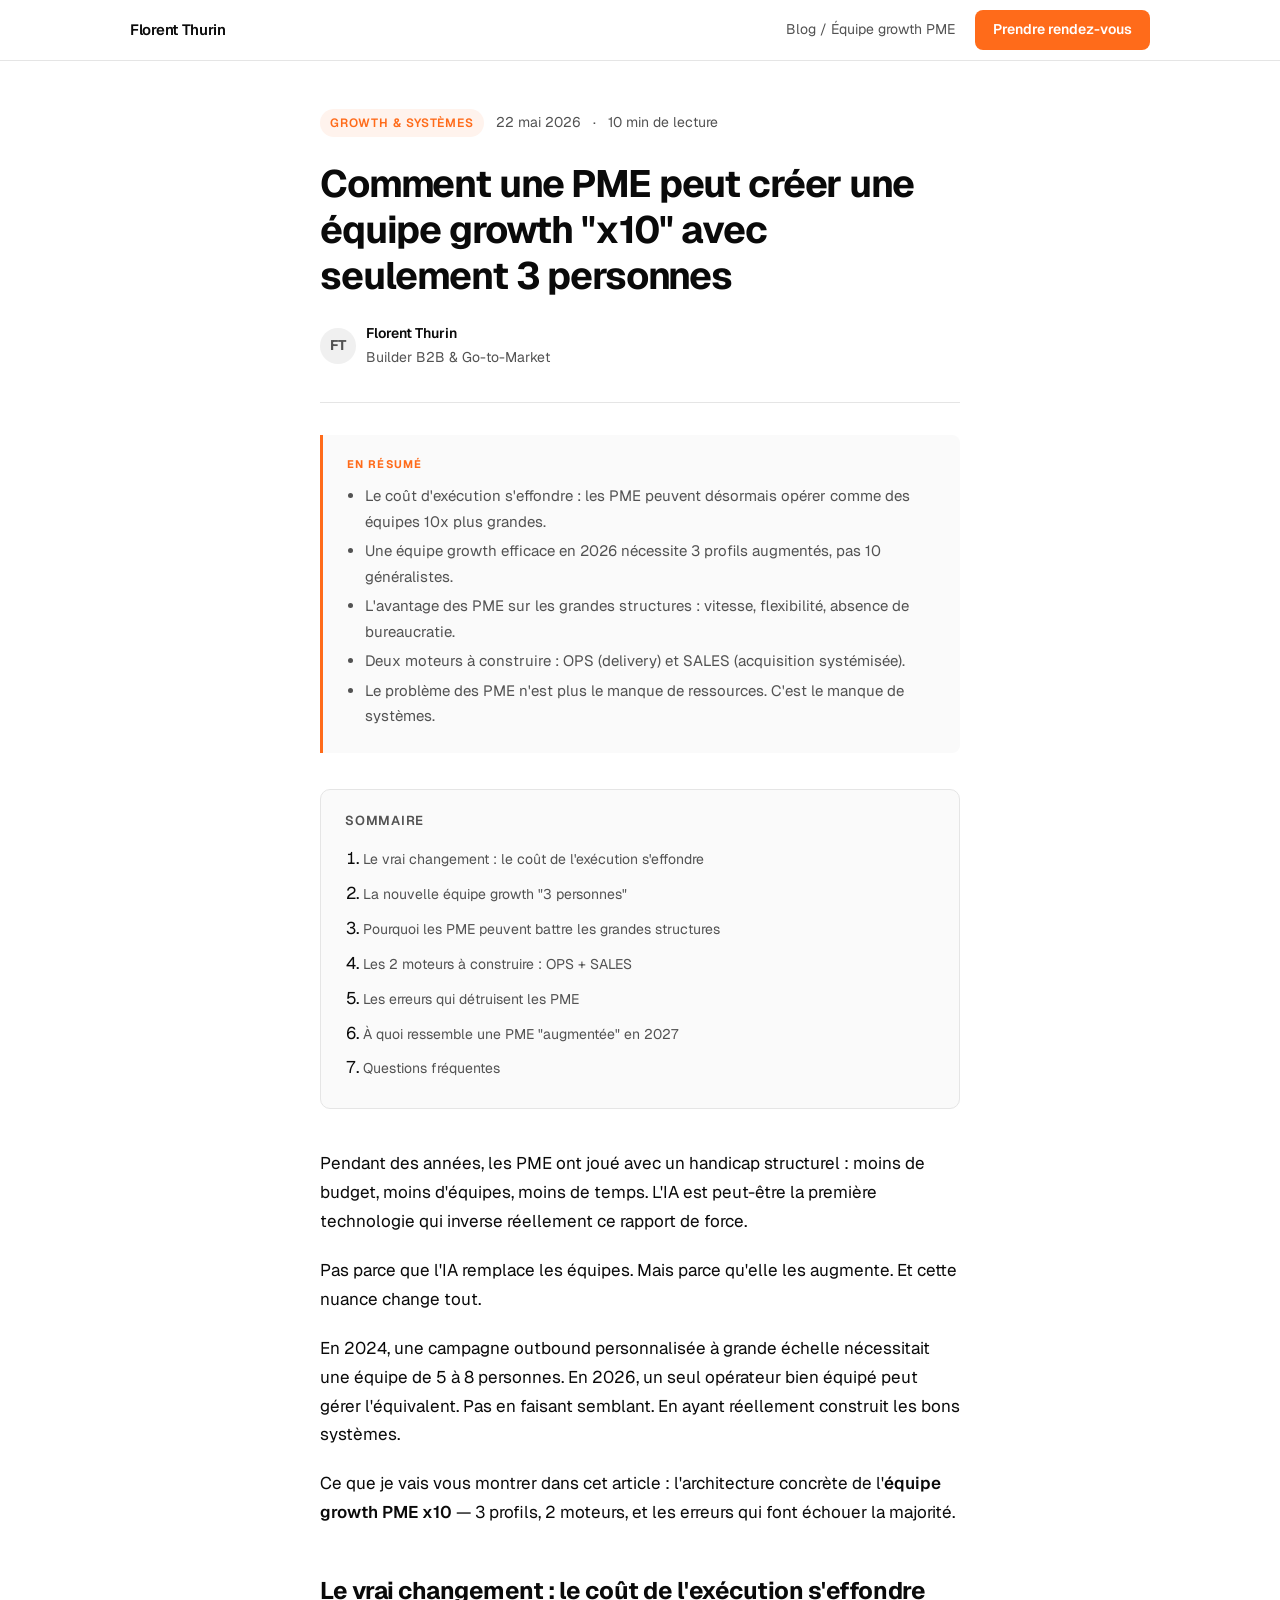
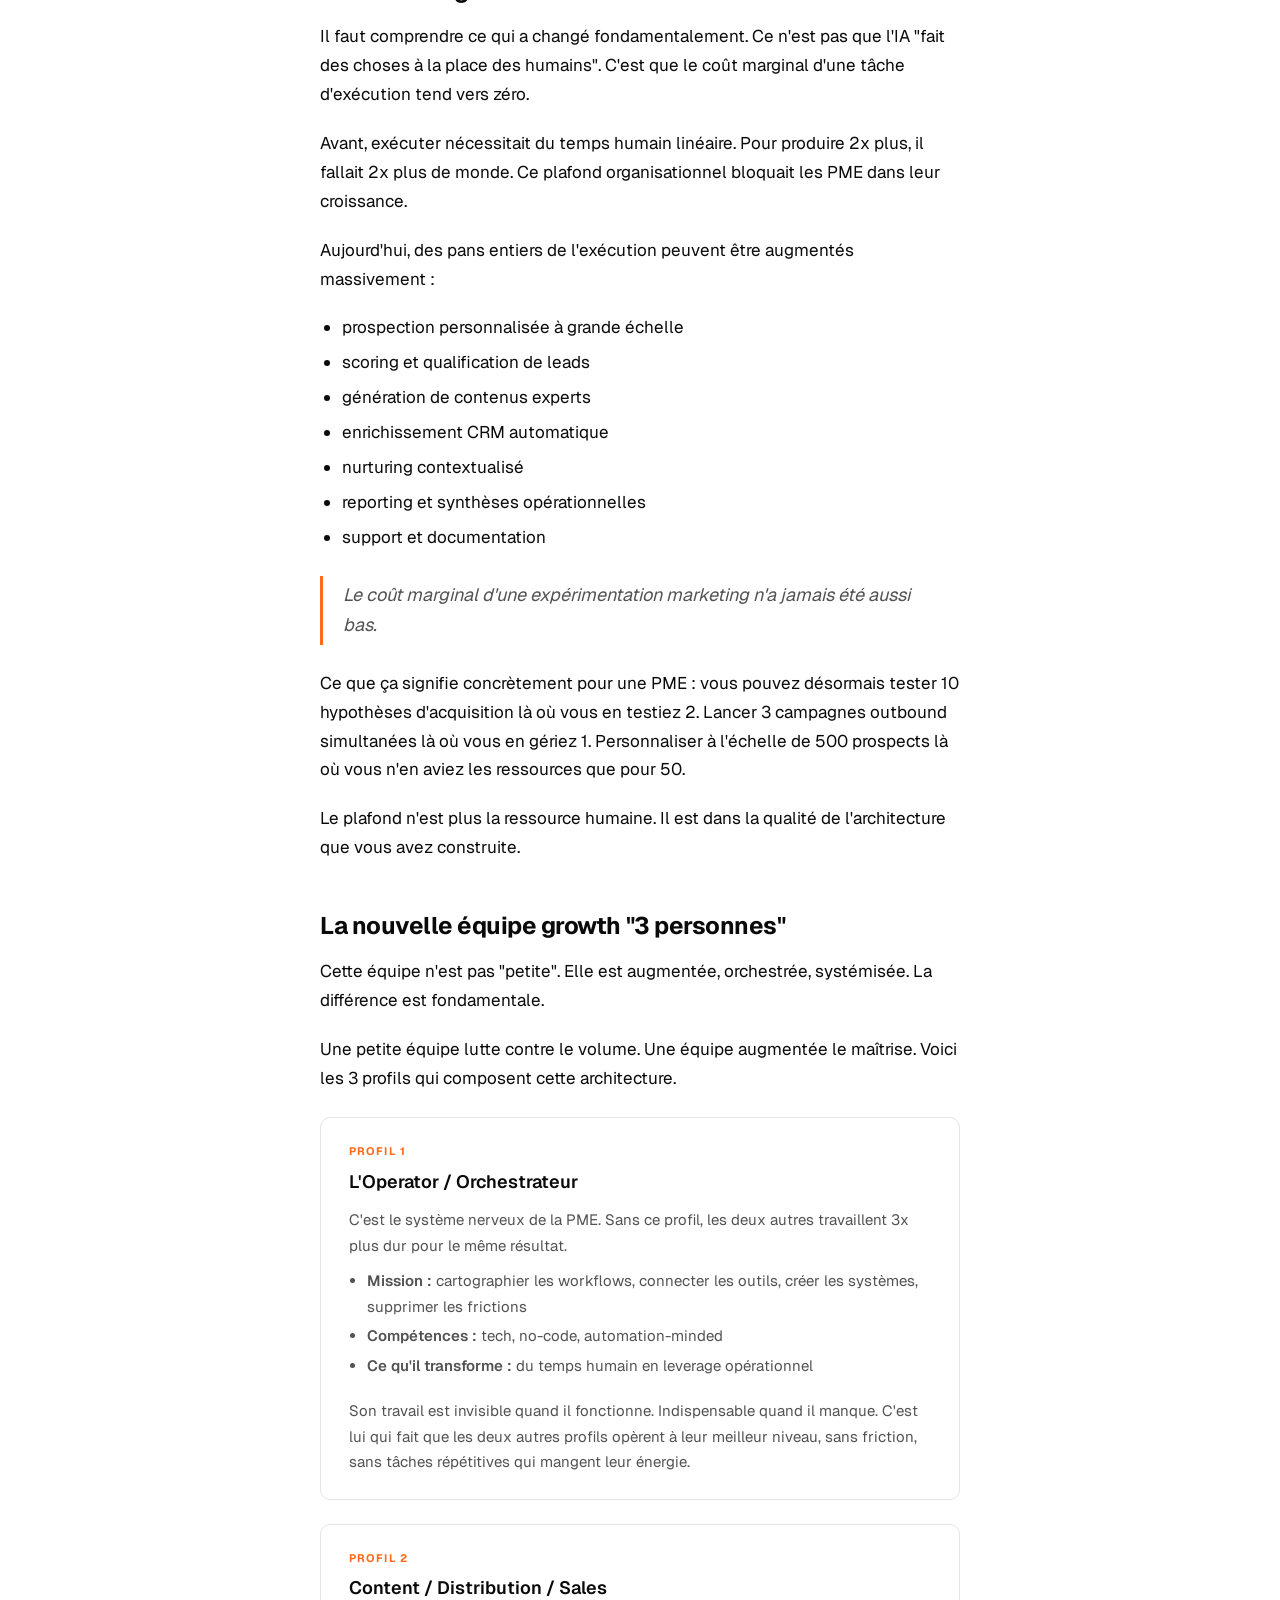
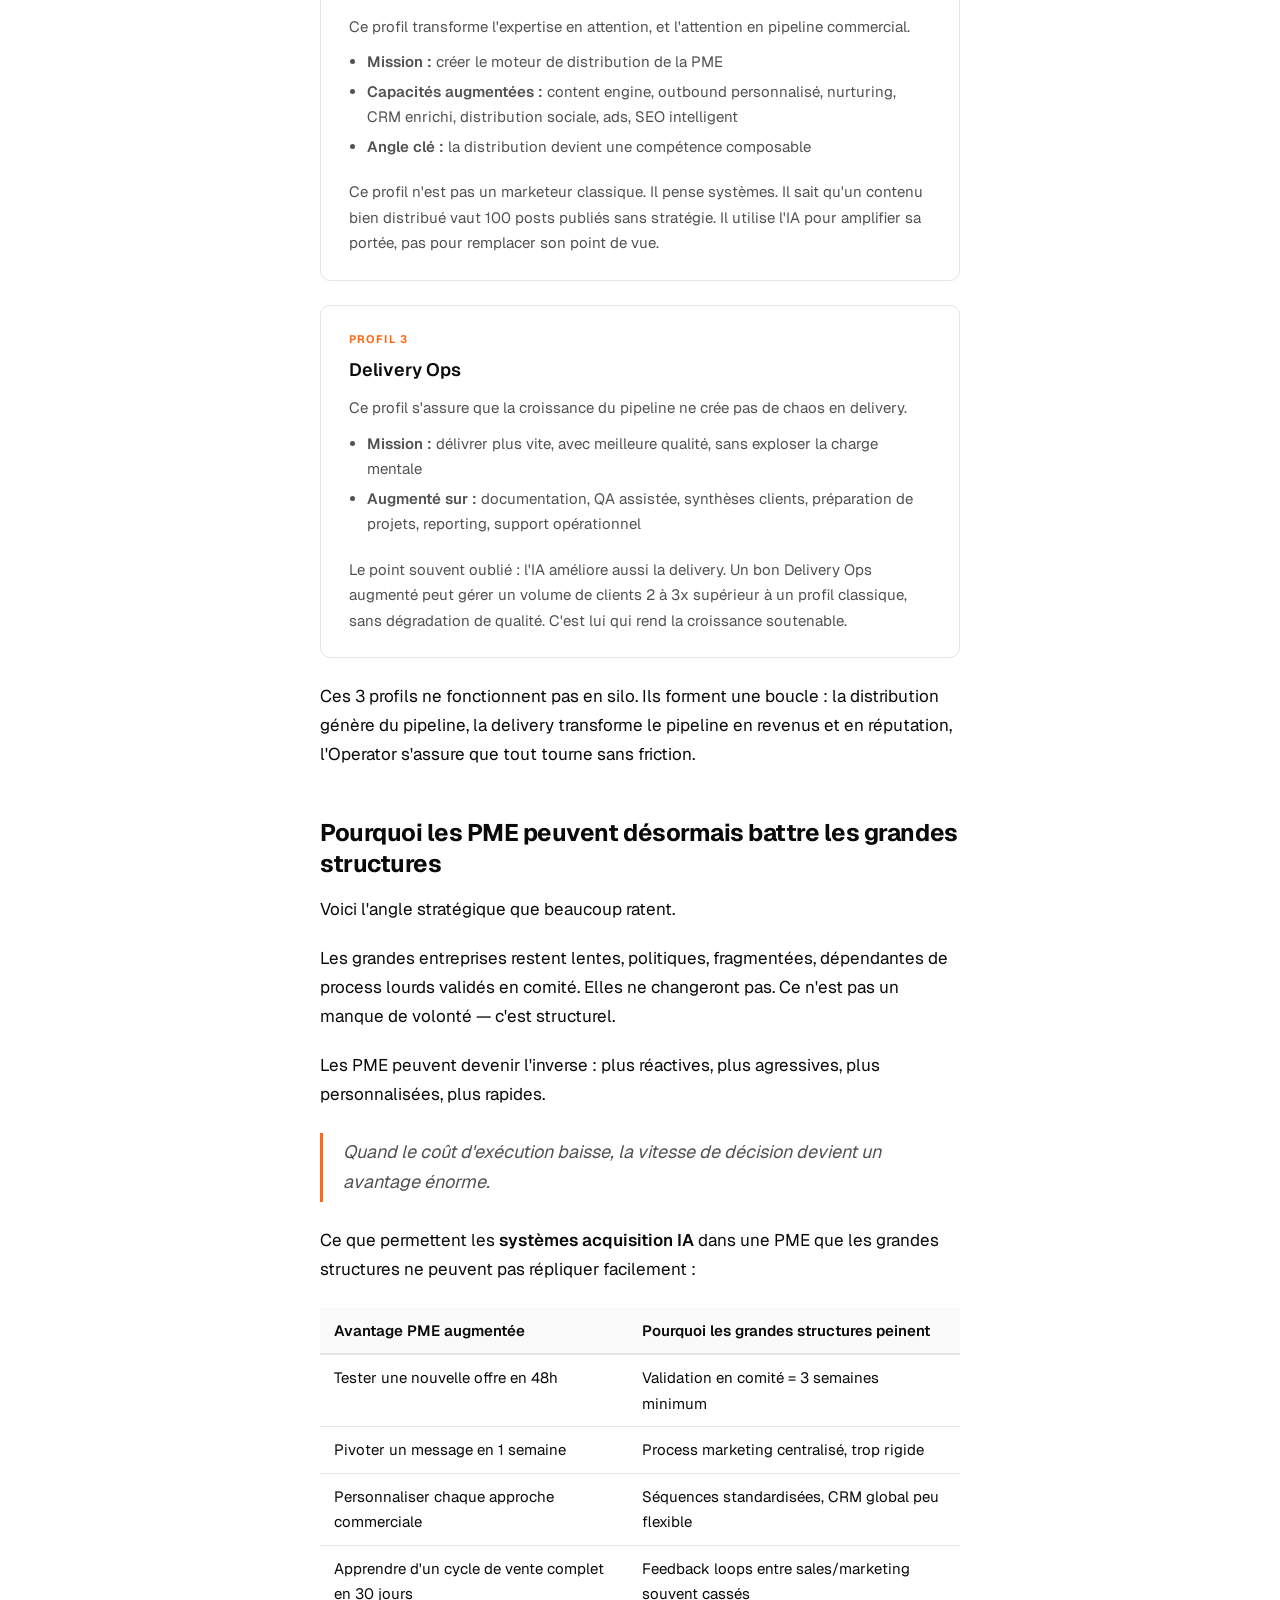
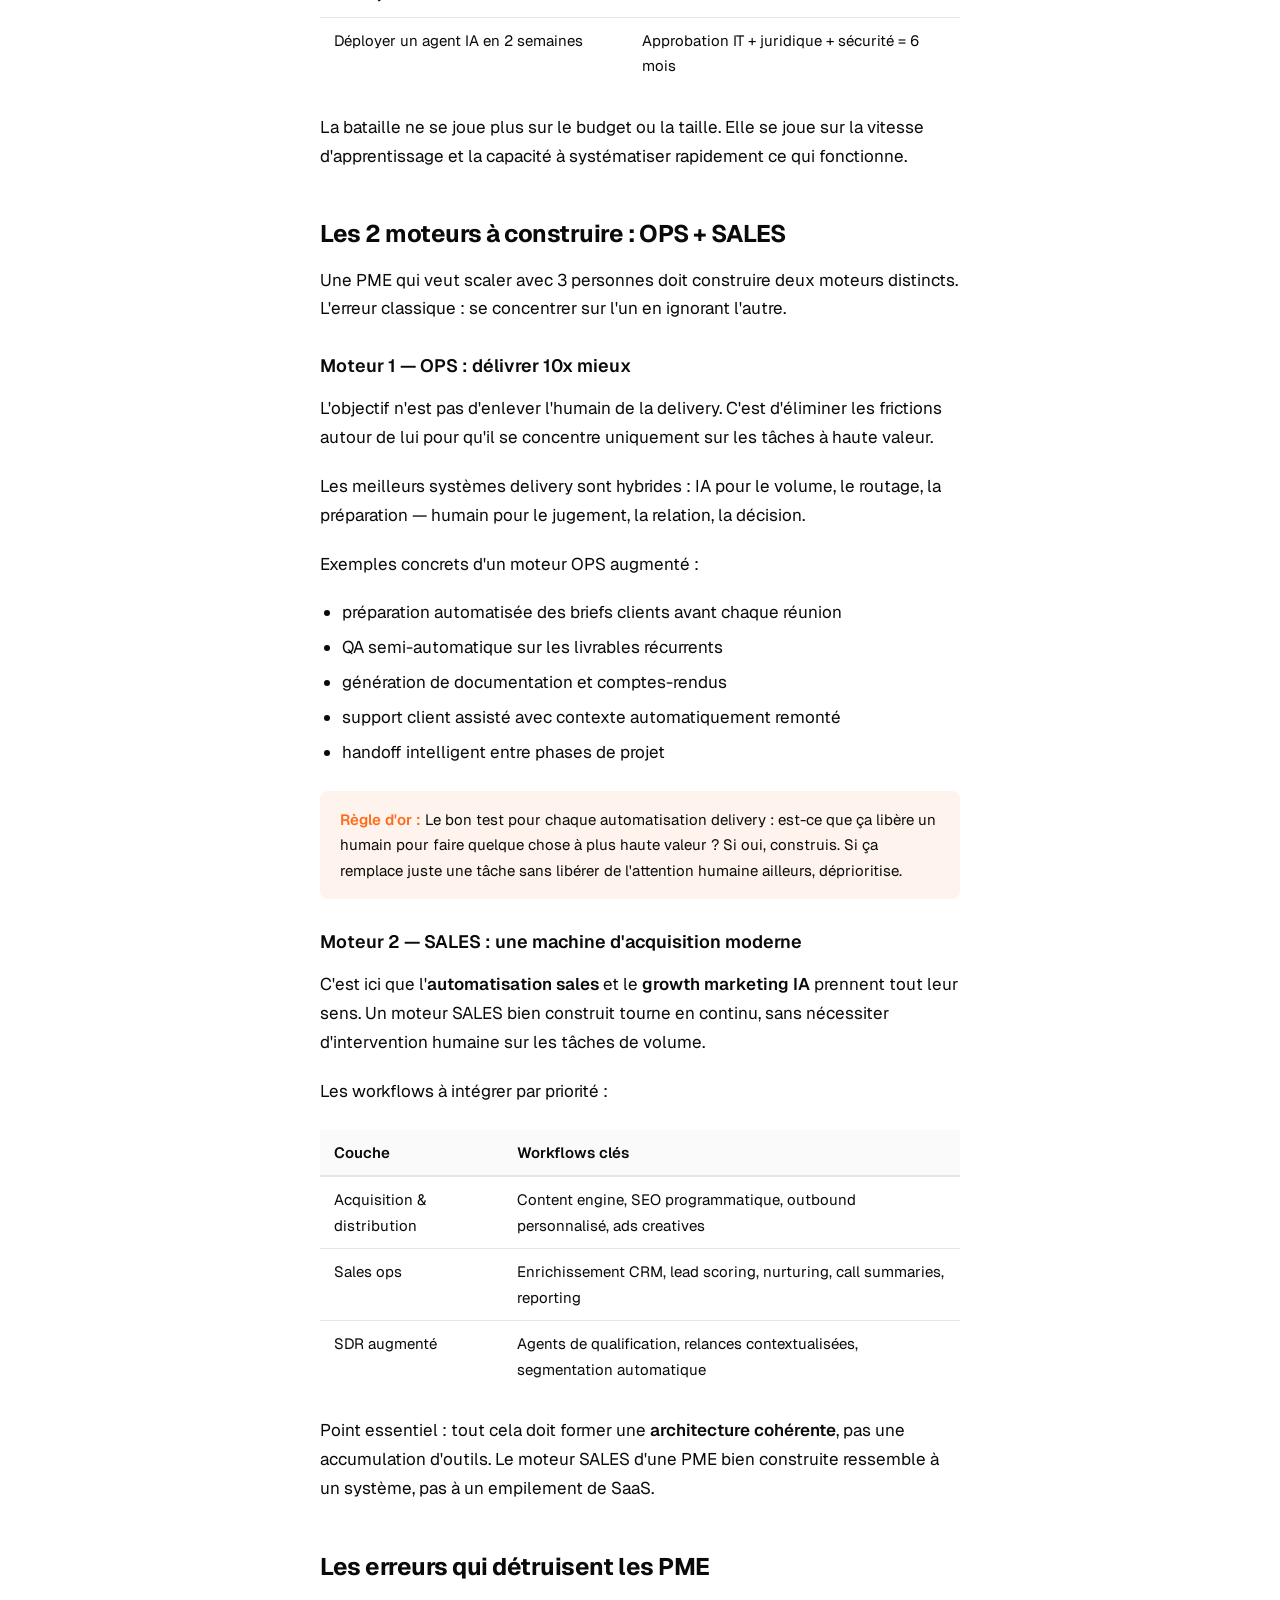
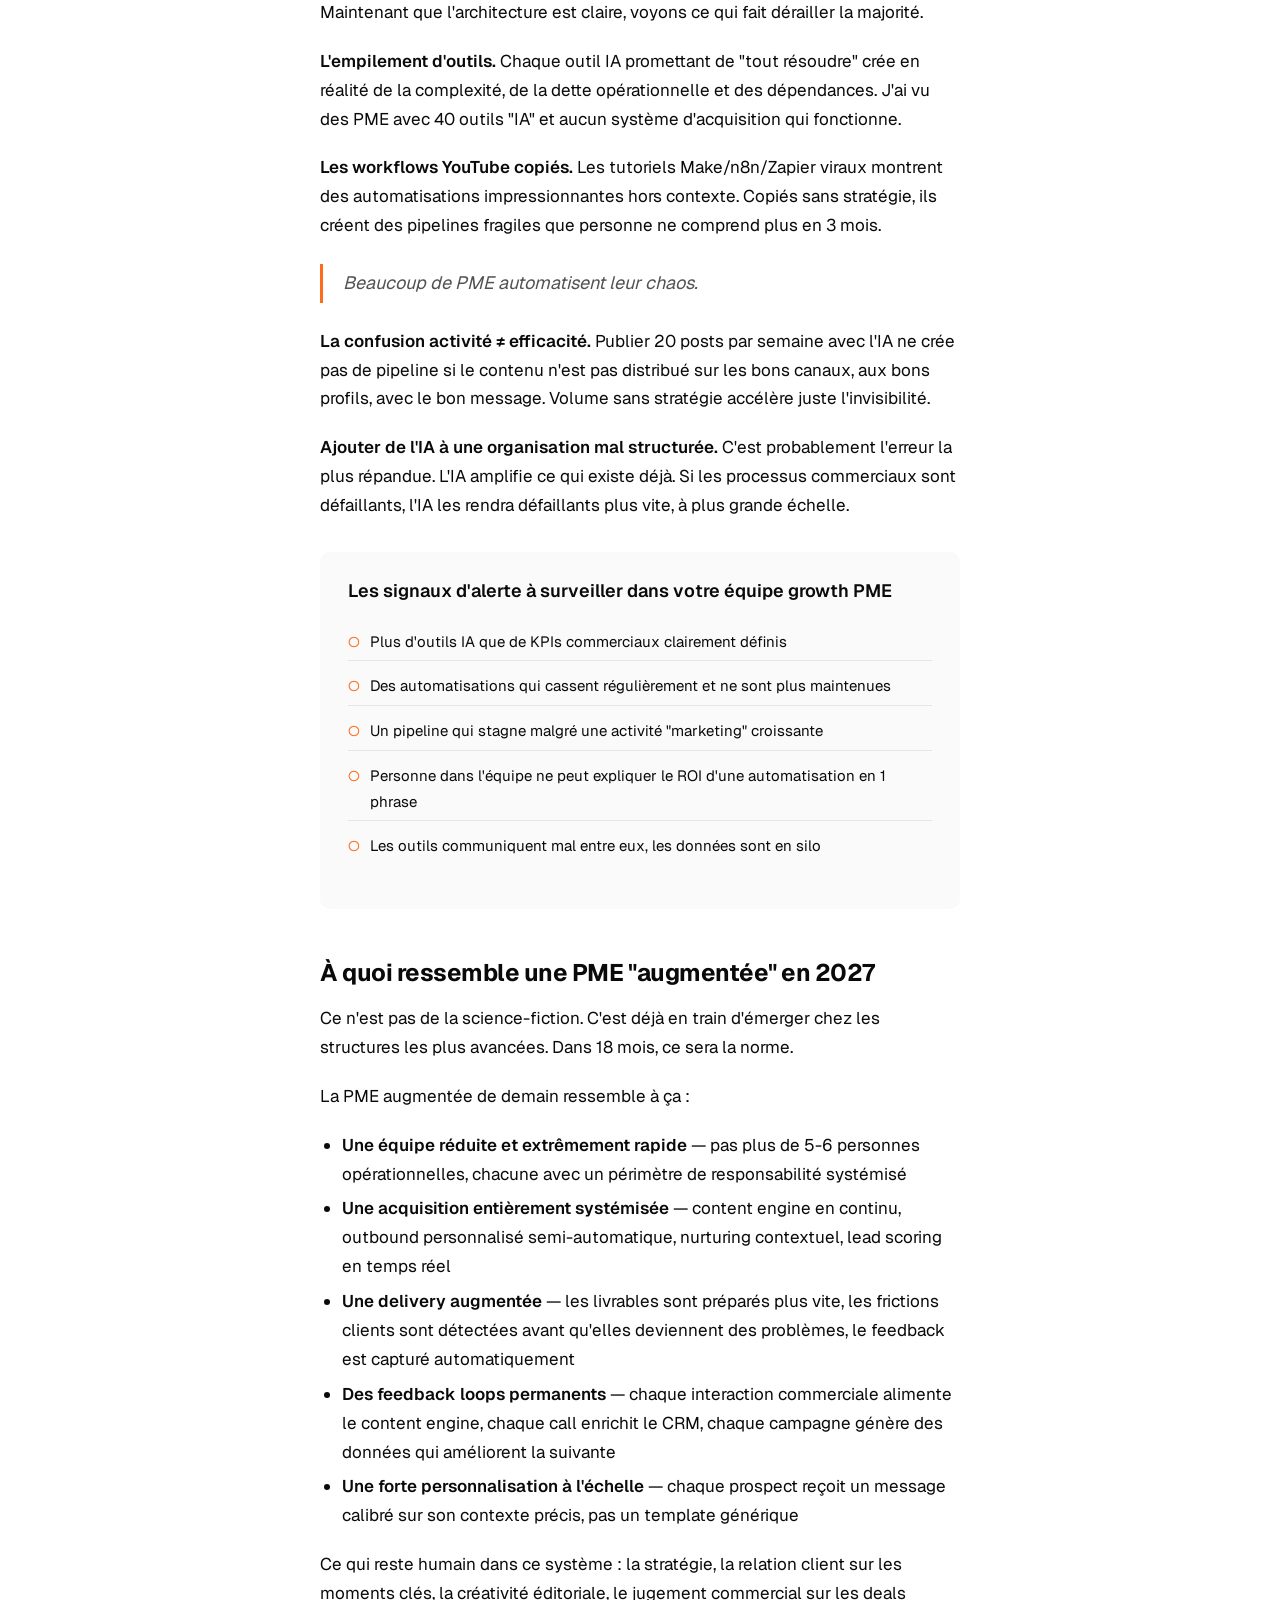
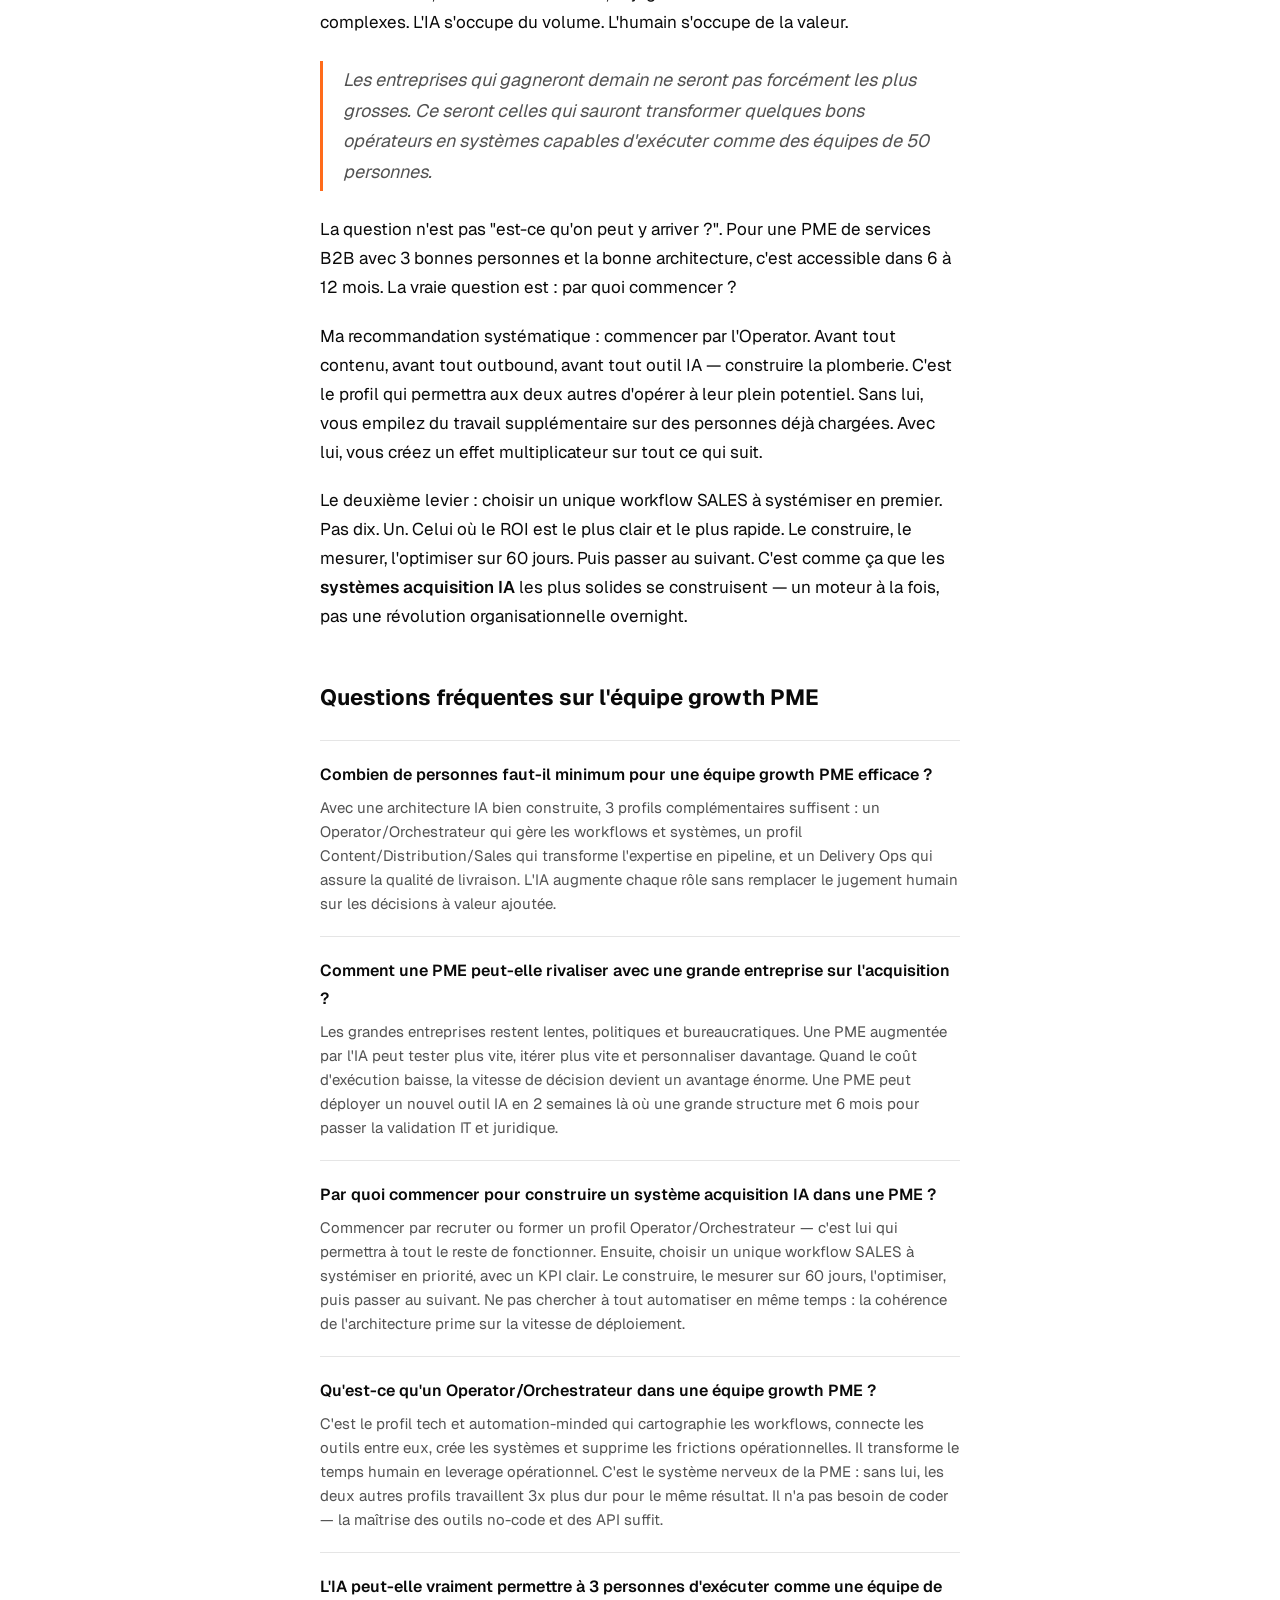
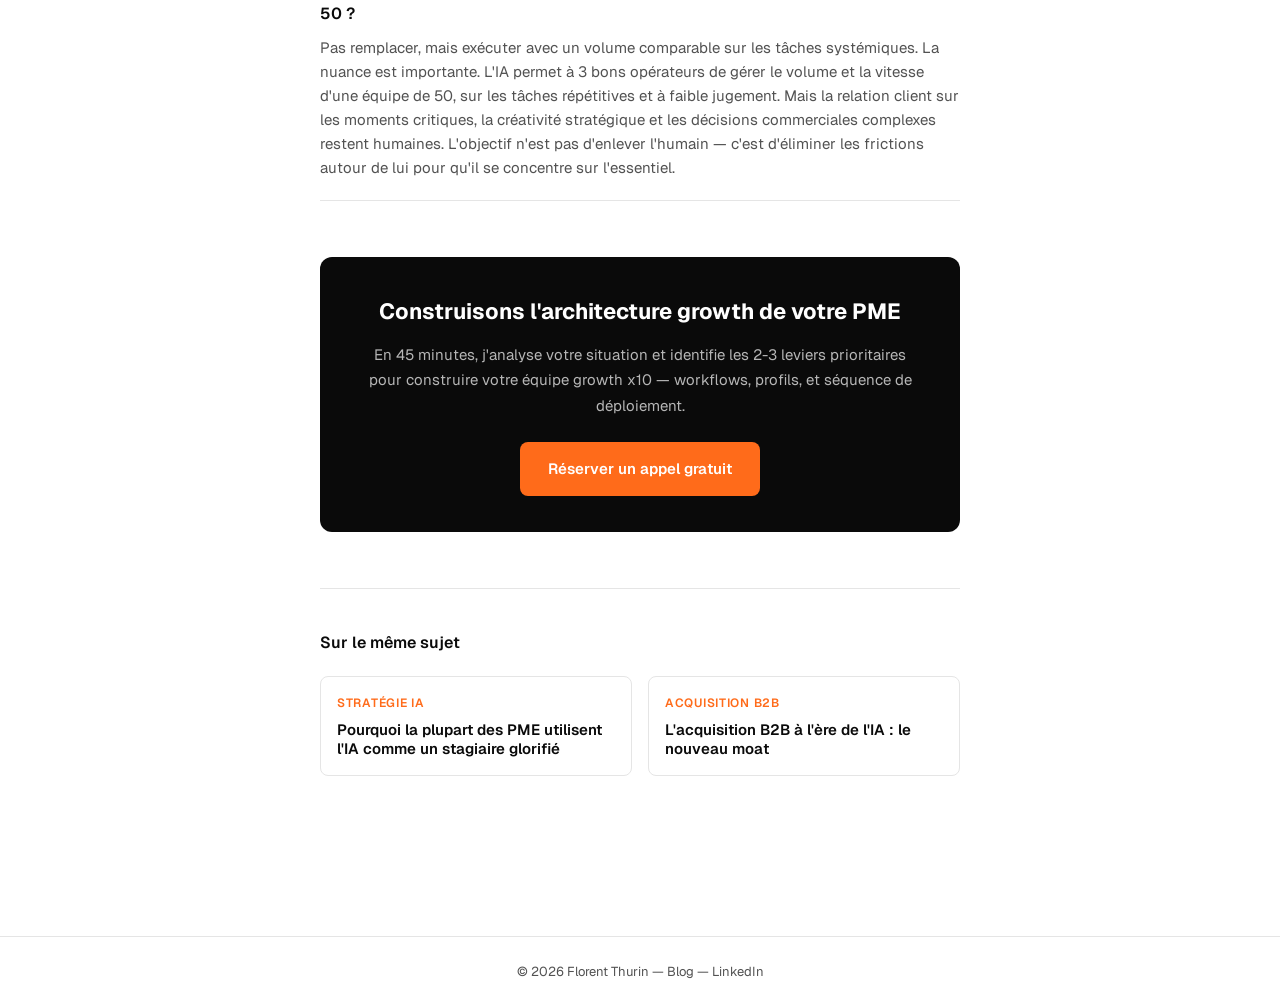
<file: florentthurin-site/blog/articles/pme-equipe-growth-x10-ia.html>
<!DOCTYPE html>
<html lang="fr">
<head>
  <meta charset="UTF-8" />
  <meta name="viewport" content="width=device-width, initial-scale=1.0" />

  <!-- SEO -->
  <title>Équipe growth PME : x10 avec 3 personnes grâce à l'IA | Florent Thurin</title>
  <meta name="description" content="Une PME peut rivaliser avec des structures 10x plus grandes avec seulement 3 personnes augmentées par l'IA. Voici comment construire cette équipe growth x10." />
  <meta name="author" content="Florent Thurin" />
  <link rel="canonical" href="https://florentthurin.com/blog/articles/pme-equipe-growth-x10-ia.html" />

  <!-- Open Graph -->
  <meta property="og:type" content="article" />
  <meta property="og:url" content="https://florentthurin.com/blog/articles/pme-equipe-growth-x10-ia.html" />
  <meta property="og:title" content="Équipe growth PME : x10 avec 3 personnes grâce à l'IA | Florent Thurin" />
  <meta property="og:description" content="Une PME peut rivaliser avec des structures 10x plus grandes avec seulement 3 personnes augmentées par l'IA. Voici l'architecture de l'équipe growth x10." />
  <meta property="og:image" content="https://florentthurin.com/blog/img/pme-equipe-growth-x10-ia-og.png" />
  <meta property="og:locale" content="fr_FR" />
  <meta property="article:published_time" content="2026-05-22T08:00:00Z" />
  <meta property="article:modified_time" content="2026-05-22T08:00:00Z" />
  <meta property="article:author" content="Florent Thurin" />

  <!-- Twitter Card -->
  <meta name="twitter:card" content="summary_large_image" />
  <meta name="twitter:title" content="Équipe growth PME : x10 avec 3 personnes grâce à l'IA | Florent Thurin" />
  <meta name="twitter:description" content="Une PME peut rivaliser avec des structures 10x plus grandes avec seulement 3 personnes augmentées par l'IA." />
  <meta name="twitter:image" content="https://florentthurin.com/blog/img/pme-equipe-growth-x10-ia-og.png" />

  <!-- JSON-LD Article -->
  <script type="application/ld+json">
  {
    "@context": "https://schema.org",
    "@type": "Article",
    "headline": "Comment une PME peut créer une équipe growth \"x10\" avec seulement 3 personnes",
    "description": "Une PME peut rivaliser avec des structures 10x plus grandes avec seulement 3 personnes augmentées par l'IA. Voici comment construire cette équipe growth x10.",
    "image": "https://florentthurin.com/blog/img/pme-equipe-growth-x10-ia-og.png",
    "author": {
      "@type": "Person",
      "name": "Florent Thurin",
      "url": "https://florentthurin.com"
    },
    "publisher": {
      "@type": "Person",
      "name": "Florent Thurin",
      "url": "https://florentthurin.com"
    },
    "datePublished": "2026-05-22T08:00:00Z",
    "dateModified": "2026-05-22T08:00:00Z",
    "url": "https://florentthurin.com/blog/articles/pme-equipe-growth-x10-ia.html",
    "keywords": ["équipe growth PME", "IA PME", "scaling PME", "growth marketing IA", "équipe acquisition B2B", "système acquisition IA", "automatisation sales", "workflow IA entreprise"],
    "inLanguage": "fr-FR"
  }
  </script>

  <!-- JSON-LD FAQPage -->
  <script type="application/ld+json">
  {
    "@context": "https://schema.org",
    "@type": "FAQPage",
    "mainEntity": [
      {
        "@type": "Question",
        "name": "Combien de personnes faut-il minimum pour une équipe growth PME efficace ?",
        "acceptedAnswer": {
          "@type": "Answer",
          "text": "Avec une architecture IA bien construite, 3 profils complémentaires suffisent : un Operator/Orchestrateur qui gère les workflows et systèmes, un profil Content/Distribution/Sales qui transforme l'expertise en pipeline, et un Delivery Ops qui assure la qualité de delivery. L'IA augmente chaque rôle sans remplacer le jugement humain."
        }
      },
      {
        "@type": "Question",
        "name": "Comment une PME peut-elle rivaliser avec une grande entreprise sur l'acquisition ?",
        "acceptedAnswer": {
          "@type": "Answer",
          "text": "Les grandes entreprises restent lentes, politiques et bureaucratiques. Une PME augmentée par l'IA peut tester plus vite, itérer plus vite et personnaliser davantage. Quand le coût d'exécution baisse, la vitesse de décision devient un avantage énorme — et c'est précisément là où les PME gagnent."
        }
      },
      {
        "@type": "Question",
        "name": "Par quoi commencer pour construire un système acquisition IA dans une PME ?",
        "acceptedAnswer": {
          "@type": "Answer",
          "text": "Commencer par les deux moteurs fondamentaux : un moteur OPS (delivery augmentée) et un moteur SALES (acquisition systémisée). Sur le SALES, les priorités habituelles sont : content engine, outbound personnalisé, enrichissement CRM automatique, lead scoring et nurturing. Ne construire qu'un workflow à la fois avec un KPI clair."
        }
      },
      {
        "@type": "Question",
        "name": "Qu'est-ce qu'un Operator/Orchestrateur dans une équipe growth PME ?",
        "acceptedAnswer": {
          "@type": "Answer",
          "text": "C'est le profil tech et automation-minded qui cartographie les workflows, connecte les outils entre eux et supprime les frictions opérationnelles. Il transforme le temps humain en leverage opérationnel. C'est le système nerveux de la PME : sans lui, les deux autres profils travaillent 3x plus dur pour le même résultat."
        }
      },
      {
        "@type": "Question",
        "name": "L'IA peut-elle vraiment remplacer une équipe de 50 personnes dans une PME ?",
        "acceptedAnswer": {
          "@type": "Answer",
          "text": "Pas remplacer, mais exécuter comme. La nuance est importante. L'IA permet à 3 bons opérateurs d'exécuter avec le volume et la vitesse d'une équipe de 50, sur les tâches répétitives et systémiques. Mais le jugement, la relation client et la stratégie restent humains. L'objectif n'est pas d'enlever l'humain — c'est d'éliminer les frictions autour de lui."
        }
      }
    ]
  }
  </script>

  <!-- Fonts -->
  <link rel="preconnect" href="https://fonts.googleapis.com" />
  <link rel="preconnect" href="https://fonts.gstatic.com" crossorigin />
  <link href="https://fonts.googleapis.com/css2?family=Geist:wght@400;500;600;700&display=swap" rel="stylesheet" />

  <link rel="icon" href="/assets/favicon.svg" type="image/svg+xml" />
  <link rel="icon" href="/assets/favicon.ico" sizes="any" />

  <style>
    :root {
      --bg-primary: #FFFFFF;
      --bg-secondary: #FAFAFA;
      --text-primary: #0A0A0A;
      --text-secondary: #525252;
      --border: #E5E5E5;
      --accent: #FF6B1A;
      --accent-hover: #E55A0D;
      --font: 'Geist', 'Inter', -apple-system, system-ui, sans-serif;
      --max-width: 720px;
      --pad-x: clamp(20px, 5vw, 40px);
    }
    *, *::before, *::after { box-sizing: border-box; margin: 0; padding: 0; }
    html { scroll-behavior: smooth; }
    body {
      font-family: var(--font);
      font-size: 17px;
      line-height: 1.7;
      color: var(--text-primary);
      background: var(--bg-primary);
      -webkit-font-smoothing: antialiased;
    }

    /* HEADER */
    .site-header {
      position: sticky;
      top: 0;
      z-index: 100;
      background: rgba(255,255,255,0.92);
      backdrop-filter: blur(12px);
      -webkit-backdrop-filter: blur(12px);
      border-bottom: 1px solid var(--border);
    }
    .header-inner {
      max-width: 1100px;
      margin: 0 auto;
      padding: 0 var(--pad-x);
      height: 60px;
      display: flex;
      align-items: center;
      justify-content: space-between;
    }
    .logo {
      font-weight: 600;
      font-size: 15px;
      color: var(--text-primary);
      text-decoration: none;
      letter-spacing: -0.02em;
    }
    .header-nav { display: flex; align-items: center; gap: 20px; }
    .breadcrumb { font-size: 14px; color: var(--text-secondary); }
    .breadcrumb a { color: var(--text-secondary); text-decoration: none; }
    .breadcrumb a:hover { color: var(--text-primary); }
    .btn-primary {
      background: var(--accent);
      color: #fff;
      font-size: 14px;
      font-weight: 600;
      padding: 8px 18px;
      border-radius: 8px;
      text-decoration: none;
      transition: background 0.15s;
    }
    .btn-primary:hover { background: var(--accent-hover); }

    /* ARTICLE WRAPPER */
    .article-wrapper {
      max-width: var(--max-width);
      margin: 0 auto;
      padding: 48px var(--pad-x) 80px;
    }

    /* META HEADER */
    .article-meta {
      display: flex;
      align-items: center;
      gap: 12px;
      margin-bottom: 24px;
      flex-wrap: wrap;
    }
    .article-category {
      font-size: 12px;
      font-weight: 600;
      text-transform: uppercase;
      letter-spacing: 0.08em;
      color: var(--accent);
      background: #FFF3ED;
      padding: 4px 10px;
      border-radius: 20px;
    }
    .article-date {
      font-size: 14px;
      color: var(--text-secondary);
    }
    .article-read-time {
      font-size: 14px;
      color: var(--text-secondary);
    }
    .article-read-time::before { content: "·"; margin-right: 12px; }

    /* H1 */
    h1 {
      font-size: clamp(26px, 4vw, 38px);
      font-weight: 700;
      line-height: 1.2;
      letter-spacing: -0.03em;
      color: var(--text-primary);
      margin-bottom: 24px;
    }

    /* AUTHOR */
    .author-line {
      display: flex;
      align-items: center;
      gap: 10px;
      margin-bottom: 32px;
      padding-bottom: 32px;
      border-bottom: 1px solid var(--border);
    }
    .author-avatar {
      width: 36px;
      height: 36px;
      border-radius: 50%;
      background: #F0F0F0;
      display: flex;
      align-items: center;
      justify-content: center;
      font-weight: 700;
      font-size: 14px;
      color: var(--text-secondary);
      flex-shrink: 0;
    }
    .author-info { font-size: 14px; }
    .author-name { font-weight: 600; color: var(--text-primary); }
    .author-title { color: var(--text-secondary); }

    /* TLDR */
    .tldr {
      background: var(--bg-secondary);
      border-left: 3px solid var(--accent);
      border-radius: 0 8px 8px 0;
      padding: 20px 24px;
      margin-bottom: 36px;
    }
    .tldr-label {
      font-size: 11px;
      font-weight: 700;
      text-transform: uppercase;
      letter-spacing: 0.1em;
      color: var(--accent);
      margin-bottom: 10px;
    }
    .tldr ul { padding-left: 18px; }
    .tldr li { font-size: 15px; color: var(--text-secondary); margin-bottom: 4px; }

    /* TOC */
    .toc {
      background: var(--bg-secondary);
      border: 1px solid var(--border);
      border-radius: 10px;
      padding: 20px 24px;
      margin-bottom: 40px;
    }
    .toc-title {
      font-size: 13px;
      font-weight: 600;
      text-transform: uppercase;
      letter-spacing: 0.06em;
      color: var(--text-secondary);
      margin-bottom: 12px;
    }
    .toc ol { padding-left: 18px; }
    .toc li { margin-bottom: 6px; }
    .toc a { font-size: 14px; color: var(--text-secondary); text-decoration: none; }
    .toc a:hover { color: var(--accent); }

    /* BODY TYPOGRAPHY */
    .article-body p { margin-bottom: 20px; }
    .article-body h2 {
      font-size: clamp(20px, 3vw, 24px);
      font-weight: 700;
      letter-spacing: -0.02em;
      margin-top: 48px;
      margin-bottom: 16px;
      line-height: 1.3;
    }
    .article-body h3 {
      font-size: 18px;
      font-weight: 600;
      margin-top: 28px;
      margin-bottom: 12px;
    }
    .article-body ul, .article-body ol {
      padding-left: 22px;
      margin-bottom: 20px;
    }
    .article-body li { margin-bottom: 6px; }
    .article-body strong { font-weight: 600; }
    .article-body a { color: var(--accent); text-decoration: underline; text-decoration-color: rgba(255,107,26,0.4); }
    .article-body a:hover { text-decoration-color: var(--accent); }
    .article-body blockquote {
      border-left: 3px solid var(--accent);
      padding: 4px 20px;
      margin: 24px 0;
      color: var(--text-secondary);
      font-style: italic;
      font-size: 18px;
    }

    /* CALLOUT */
    .callout {
      background: #FFF3ED;
      border-radius: 8px;
      padding: 16px 20px;
      margin: 24px 0;
      font-size: 15px;
    }
    .callout strong { color: var(--accent); }

    /* PROFILE CARD */
    .profile-card {
      border: 1px solid var(--border);
      border-radius: 10px;
      padding: 24px 28px;
      margin: 24px 0;
    }
    .profile-card-label {
      font-size: 11px;
      font-weight: 700;
      text-transform: uppercase;
      letter-spacing: 0.1em;
      color: var(--accent);
      margin-bottom: 6px;
    }
    .profile-card h3 { margin-top: 0; margin-bottom: 10px; font-size: 18px; }
    .profile-card p { font-size: 15px; color: var(--text-secondary); margin-bottom: 10px; }
    .profile-card ul { padding-left: 18px; }
    .profile-card li { font-size: 15px; color: var(--text-secondary); margin-bottom: 4px; }

    /* TABLE */
    .article-body table {
      width: 100%;
      border-collapse: collapse;
      margin: 24px 0;
      font-size: 15px;
    }
    .article-body th {
      text-align: left;
      font-weight: 600;
      padding: 10px 14px;
      background: var(--bg-secondary);
      border-bottom: 2px solid var(--border);
    }
    .article-body td {
      padding: 10px 14px;
      border-bottom: 1px solid var(--border);
      vertical-align: top;
    }
    .article-body tr:last-child td { border-bottom: none; }

    /* CHECKLIST */
    .checklist {
      background: var(--bg-secondary);
      border-radius: 10px;
      padding: 24px 28px;
      margin: 32px 0;
    }
    .checklist h3 { margin-top: 0; margin-bottom: 16px; }
    .checklist ul { padding-left: 0; list-style: none; }
    .checklist li {
      display: flex;
      gap: 10px;
      align-items: flex-start;
      padding: 6px 0;
      font-size: 15px;
      border-bottom: 1px solid var(--border);
    }
    .checklist li:last-child { border-bottom: none; }
    .checklist li::before {
      content: "○";
      color: var(--accent);
      font-size: 14px;
      flex-shrink: 0;
      margin-top: 2px;
    }

    /* FAQ */
    .faq { margin-top: 48px; }
    .faq h2 {
      font-size: 22px;
      font-weight: 700;
      margin-bottom: 24px;
    }
    .faq-item {
      border-top: 1px solid var(--border);
      padding: 20px 0;
    }
    .faq-item:last-child { border-bottom: 1px solid var(--border); }
    .faq-question {
      font-weight: 600;
      font-size: 16px;
      margin-bottom: 8px;
      color: var(--text-primary);
    }
    .faq-answer {
      font-size: 15px;
      color: var(--text-secondary);
      line-height: 1.6;
    }

    /* CTA BLOCK */
    .cta-block {
      background: #0A0A0A;
      color: #fff;
      border-radius: 12px;
      padding: 36px 40px;
      margin-top: 56px;
      text-align: center;
    }
    .cta-block h2 {
      font-size: 22px;
      font-weight: 700;
      color: #fff;
      margin-bottom: 12px;
    }
    .cta-block p { font-size: 15px; color: rgba(255,255,255,0.7); margin-bottom: 24px; }
    .cta-btn {
      display: inline-block;
      background: var(--accent);
      color: #fff;
      font-weight: 600;
      font-size: 15px;
      padding: 14px 28px;
      border-radius: 8px;
      text-decoration: none;
      transition: background 0.15s;
    }
    .cta-btn:hover { background: var(--accent-hover); }

    /* RELATED */
    .related-articles {
      margin-top: 56px;
      padding-top: 40px;
      border-top: 1px solid var(--border);
    }
    .related-title {
      font-size: 16px;
      font-weight: 600;
      margin-bottom: 20px;
    }
    .related-grid {
      display: grid;
      grid-template-columns: 1fr 1fr;
      gap: 16px;
    }
    @media (max-width: 600px) { .related-grid { grid-template-columns: 1fr; } }
    .related-card {
      border: 1px solid var(--border);
      border-radius: 8px;
      padding: 16px;
      text-decoration: none;
      color: var(--text-primary);
      transition: border-color 0.15s;
    }
    .related-card:hover { border-color: var(--accent); }
    .related-card-label { font-size: 12px; color: var(--accent); font-weight: 600; text-transform: uppercase; letter-spacing: 0.06em; margin-bottom: 6px; }
    .related-card-title { font-size: 15px; font-weight: 600; line-height: 1.3; }

    /* FOOTER */
    .site-footer {
      border-top: 1px solid var(--border);
      padding: 24px var(--pad-x);
      margin-top: 80px;
      text-align: center;
      font-size: 13px;
      color: var(--text-secondary);
    }
    .site-footer a { color: var(--text-secondary); text-decoration: none; }
    .site-footer a:hover { color: var(--accent); }

    @media (max-width: 640px) {
      .breadcrumb { display: none; }
      .cta-block { padding: 28px 24px; }
    }
  </style>
</head>
<body>

  <!-- HEADER -->
  <header class="site-header">
    <div class="header-inner">
      <a href="/" class="logo">Florent Thurin</a>
      <nav class="header-nav" aria-label="Navigation">
        <span class="breadcrumb">
          <a href="/blog/">Blog</a> / Équipe growth PME
        </span>
        <a href="https://calendly.com/florent-19/appel-intro" class="btn-primary">Prendre rendez-vous</a>
      </nav>
    </div>
  </header>

  <main>
    <div class="article-wrapper">

      <!-- META -->
      <div class="article-meta">
        <span class="article-category">Growth &amp; Systèmes</span>
        <time class="article-date" datetime="2026-05-22">22 mai 2026</time>
        <span class="article-read-time">10 min de lecture</span>
      </div>

      <!-- H1 -->
      <h1>Comment une PME peut créer une équipe growth "x10" avec seulement 3 personnes</h1>

      <!-- AUTHOR -->
      <div class="author-line">
        <div class="author-avatar">FT</div>
        <div class="author-info">
          <div class="author-name"><a href="/" style="color: inherit; text-decoration: none;">Florent Thurin</a></div>
          <div class="author-title">Builder B2B &amp; Go-to-Market</div>
        </div>
      </div>

      <!-- TLDR -->
      <div class="tldr">
        <div class="tldr-label">En résumé</div>
        <ul>
          <li>Le coût d'exécution s'effondre : les PME peuvent désormais opérer comme des équipes 10x plus grandes.</li>
          <li>Une équipe growth efficace en 2026 nécessite 3 profils augmentés, pas 10 généralistes.</li>
          <li>L'avantage des PME sur les grandes structures : vitesse, flexibilité, absence de bureaucratie.</li>
          <li>Deux moteurs à construire : OPS (delivery) et SALES (acquisition systémisée).</li>
          <li>Le problème des PME n'est plus le manque de ressources. C'est le manque de systèmes.</li>
        </ul>
      </div>

      <!-- TOC -->
      <nav class="toc" aria-label="Sommaire">
        <div class="toc-title">Sommaire</div>
        <ol>
          <li><a href="#cout-execution">Le vrai changement : le coût de l'exécution s'effondre</a></li>
          <li><a href="#equipe-3-personnes">La nouvelle équipe growth "3 personnes"</a></li>
          <li><a href="#pme-vs-grandes-structures">Pourquoi les PME peuvent battre les grandes structures</a></li>
          <li><a href="#deux-moteurs">Les 2 moteurs à construire : OPS + SALES</a></li>
          <li><a href="#erreurs-fatales">Les erreurs qui détruisent les PME</a></li>
          <li><a href="#pme-augmentee-2027">À quoi ressemble une PME "augmentée" en 2027</a></li>
          <li><a href="#faq">Questions fréquentes</a></li>
        </ol>
      </nav>

      <!-- ARTICLE BODY -->
      <div class="article-body">

        <p>Pendant des années, les PME ont joué avec un handicap structurel : moins de budget, moins d'équipes, moins de temps. L'IA est peut-être la première technologie qui inverse réellement ce rapport de force.</p>

        <p>Pas parce que l'IA remplace les équipes. Mais parce qu'elle les augmente. Et cette nuance change tout.</p>

        <p>En 2024, une campagne outbound personnalisée à grande échelle nécessitait une équipe de 5 à 8 personnes. En 2026, un seul opérateur bien équipé peut gérer l'équivalent. Pas en faisant semblant. En ayant réellement construit les bons systèmes.</p>

        <p>Ce que je vais vous montrer dans cet article : l'architecture concrète de l'<strong>équipe growth PME x10</strong> — 3 profils, 2 moteurs, et les erreurs qui font échouer la majorité.</p>

        <!-- PARTIE 1 -->
        <h2 id="cout-execution">Le vrai changement : le coût de l'exécution s'effondre</h2>

        <p>Il faut comprendre ce qui a changé fondamentalement. Ce n'est pas que l'IA "fait des choses à la place des humains". C'est que le coût marginal d'une tâche d'exécution tend vers zéro.</p>

        <p>Avant, exécuter nécessitait du temps humain linéaire. Pour produire 2x plus, il fallait 2x plus de monde. Ce plafond organisationnel bloquait les PME dans leur croissance.</p>

        <p>Aujourd'hui, des pans entiers de l'exécution peuvent être augmentés massivement :</p>

        <ul>
          <li>prospection personnalisée à grande échelle</li>
          <li>scoring et qualification de leads</li>
          <li>génération de contenus experts</li>
          <li>enrichissement CRM automatique</li>
          <li>nurturing contextualisé</li>
          <li>reporting et synthèses opérationnelles</li>
          <li>support et documentation</li>
        </ul>

        <blockquote>Le coût marginal d'une expérimentation marketing n'a jamais été aussi bas.</blockquote>

        <p>Ce que ça signifie concrètement pour une PME : vous pouvez désormais tester 10 hypothèses d'acquisition là où vous en testiez 2. Lancer 3 campagnes outbound simultanées là où vous en gériez 1. Personnaliser à l'échelle de 500 prospects là où vous n'en aviez les ressources que pour 50.</p>

        <p>Le plafond n'est plus la ressource humaine. Il est dans la qualité de l'architecture que vous avez construite.</p>

        <!-- PARTIE 2 -->
        <h2 id="equipe-3-personnes">La nouvelle équipe growth "3 personnes"</h2>

        <p>Cette équipe n'est pas "petite". Elle est augmentée, orchestrée, systémisée. La différence est fondamentale.</p>

        <p>Une petite équipe lutte contre le volume. Une équipe augmentée le maîtrise. Voici les 3 profils qui composent cette architecture.</p>

        <div class="profile-card">
          <div class="profile-card-label">Profil 1</div>
          <h3>L'Operator / Orchestrateur</h3>
          <p>C'est le système nerveux de la PME. Sans ce profil, les deux autres travaillent 3x plus dur pour le même résultat.</p>
          <ul>
            <li><strong>Mission :</strong> cartographier les workflows, connecter les outils, créer les systèmes, supprimer les frictions</li>
            <li><strong>Compétences :</strong> tech, no-code, automation-minded</li>
            <li><strong>Ce qu'il transforme :</strong> du temps humain en leverage opérationnel</li>
          </ul>
          <p style="margin-top: 12px; margin-bottom: 0;">Son travail est invisible quand il fonctionne. Indispensable quand il manque. C'est lui qui fait que les deux autres profils opèrent à leur meilleur niveau, sans friction, sans tâches répétitives qui mangent leur énergie.</p>
        </div>

        <div class="profile-card">
          <div class="profile-card-label">Profil 2</div>
          <h3>Content / Distribution / Sales</h3>
          <p>Ce profil transforme l'expertise en attention, et l'attention en pipeline commercial.</p>
          <ul>
            <li><strong>Mission :</strong> créer le moteur de distribution de la PME</li>
            <li><strong>Capacités augmentées :</strong> content engine, outbound personnalisé, nurturing, CRM enrichi, distribution sociale, ads, SEO intelligent</li>
            <li><strong>Angle clé :</strong> la distribution devient une compétence composable</li>
          </ul>
          <p style="margin-top: 12px; margin-bottom: 0;">Ce profil n'est pas un marketeur classique. Il pense systèmes. Il sait qu'un contenu bien distribué vaut 100 posts publiés sans stratégie. Il utilise l'IA pour amplifier sa portée, pas pour remplacer son point de vue.</p>
        </div>

        <div class="profile-card">
          <div class="profile-card-label">Profil 3</div>
          <h3>Delivery Ops</h3>
          <p>Ce profil s'assure que la croissance du pipeline ne crée pas de chaos en delivery.</p>
          <ul>
            <li><strong>Mission :</strong> délivrer plus vite, avec meilleure qualité, sans exploser la charge mentale</li>
            <li><strong>Augmenté sur :</strong> documentation, QA assistée, synthèses clients, préparation de projets, reporting, support opérationnel</li>
          </ul>
          <p style="margin-top: 12px; margin-bottom: 0;">Le point souvent oublié : l'IA améliore aussi la delivery. Un bon Delivery Ops augmenté peut gérer un volume de clients 2 à 3x supérieur à un profil classique, sans dégradation de qualité. C'est lui qui rend la croissance soutenable.</p>
        </div>

        <p>Ces 3 profils ne fonctionnent pas en silo. Ils forment une boucle : la distribution génère du pipeline, la delivery transforme le pipeline en revenus et en réputation, l'Operator s'assure que tout tourne sans friction.</p>

        <!-- PARTIE 3 -->
        <h2 id="pme-vs-grandes-structures">Pourquoi les PME peuvent désormais battre les grandes structures</h2>

        <p>Voici l'angle stratégique que beaucoup ratent.</p>

        <p>Les grandes entreprises restent lentes, politiques, fragmentées, dépendantes de process lourds validés en comité. Elles ne changeront pas. Ce n'est pas un manque de volonté — c'est structurel.</p>

        <p>Les PME peuvent devenir l'inverse : plus réactives, plus agressives, plus personnalisées, plus rapides.</p>

        <blockquote>Quand le coût d'exécution baisse, la vitesse de décision devient un avantage énorme.</blockquote>

        <p>Ce que permettent les <strong>systèmes acquisition IA</strong> dans une PME que les grandes structures ne peuvent pas répliquer facilement :</p>

        <table>
          <thead>
            <tr>
              <th>Avantage PME augmentée</th>
              <th>Pourquoi les grandes structures peinent</th>
            </tr>
          </thead>
          <tbody>
            <tr>
              <td>Tester une nouvelle offre en 48h</td>
              <td>Validation en comité = 3 semaines minimum</td>
            </tr>
            <tr>
              <td>Pivoter un message en 1 semaine</td>
              <td>Process marketing centralisé, trop rigide</td>
            </tr>
            <tr>
              <td>Personnaliser chaque approche commerciale</td>
              <td>Séquences standardisées, CRM global peu flexible</td>
            </tr>
            <tr>
              <td>Apprendre d'un cycle de vente complet en 30 jours</td>
              <td>Feedback loops entre sales/marketing souvent cassés</td>
            </tr>
            <tr>
              <td>Déployer un agent IA en 2 semaines</td>
              <td>Approbation IT + juridique + sécurité = 6 mois</td>
            </tr>
          </tbody>
        </table>

        <p>La bataille ne se joue plus sur le budget ou la taille. Elle se joue sur la vitesse d'apprentissage et la capacité à systématiser rapidement ce qui fonctionne.</p>

        <!-- PARTIE 4 -->
        <h2 id="deux-moteurs">Les 2 moteurs à construire : OPS + SALES</h2>

        <p>Une PME qui veut scaler avec 3 personnes doit construire deux moteurs distincts. L'erreur classique : se concentrer sur l'un en ignorant l'autre.</p>

        <h3>Moteur 1 — OPS : délivrer 10x mieux</h3>

        <p>L'objectif n'est pas d'enlever l'humain de la delivery. C'est d'éliminer les frictions autour de lui pour qu'il se concentre uniquement sur les tâches à haute valeur.</p>

        <p>Les meilleurs systèmes delivery sont hybrides : IA pour le volume, le routage, la préparation — humain pour le jugement, la relation, la décision.</p>

        <p>Exemples concrets d'un moteur OPS augmenté :</p>
        <ul>
          <li>préparation automatisée des briefs clients avant chaque réunion</li>
          <li>QA semi-automatique sur les livrables récurrents</li>
          <li>génération de documentation et comptes-rendus</li>
          <li>support client assisté avec contexte automatiquement remonté</li>
          <li>handoff intelligent entre phases de projet</li>
        </ul>

        <div class="callout">
          <strong>Règle d'or :</strong> Le bon test pour chaque automatisation delivery : est-ce que ça libère un humain pour faire quelque chose à plus haute valeur ? Si oui, construis. Si ça remplace juste une tâche sans libérer de l'attention humaine ailleurs, déprioritise.
        </div>

        <h3>Moteur 2 — SALES : une machine d'acquisition moderne</h3>

        <p>C'est ici que l'<strong>automatisation sales</strong> et le <strong>growth marketing IA</strong> prennent tout leur sens. Un moteur SALES bien construit tourne en continu, sans nécessiter d'intervention humaine sur les tâches de volume.</p>

        <p>Les workflows à intégrer par priorité :</p>

        <table>
          <thead>
            <tr>
              <th>Couche</th>
              <th>Workflows clés</th>
            </tr>
          </thead>
          <tbody>
            <tr>
              <td>Acquisition &amp; distribution</td>
              <td>Content engine, SEO programmatique, outbound personnalisé, ads creatives</td>
            </tr>
            <tr>
              <td>Sales ops</td>
              <td>Enrichissement CRM, lead scoring, nurturing, call summaries, reporting</td>
            </tr>
            <tr>
              <td>SDR augmenté</td>
              <td>Agents de qualification, relances contextualisées, segmentation automatique</td>
            </tr>
          </tbody>
        </table>

        <p>Point essentiel : tout cela doit former une <strong>architecture cohérente</strong>, pas une accumulation d'outils. Le moteur SALES d'une PME bien construite ressemble à un système, pas à un empilement de SaaS.</p>

        <!-- PARTIE 5 -->
        <h2 id="erreurs-fatales">Les erreurs qui détruisent les PME</h2>

        <p>Maintenant que l'architecture est claire, voyons ce qui fait dérailler la majorité.</p>

        <p><strong>L'empilement d'outils.</strong> Chaque outil IA promettant de "tout résoudre" crée en réalité de la complexité, de la dette opérationnelle et des dépendances. J'ai vu des PME avec 40 outils "IA" et aucun système d'acquisition qui fonctionne.</p>

        <p><strong>Les workflows YouTube copiés.</strong> Les tutoriels Make/n8n/Zapier viraux montrent des automatisations impressionnantes hors contexte. Copiés sans stratégie, ils créent des pipelines fragiles que personne ne comprend plus en 3 mois.</p>

        <blockquote>Beaucoup de PME automatisent leur chaos.</blockquote>

        <p><strong>La confusion activité ≠ efficacité.</strong> Publier 20 posts par semaine avec l'IA ne crée pas de pipeline si le contenu n'est pas distribué sur les bons canaux, aux bons profils, avec le bon message. Volume sans stratégie accélère juste l'invisibilité.</p>

        <p><strong>Ajouter de l'IA à une organisation mal structurée.</strong> C'est probablement l'erreur la plus répandue. L'IA amplifie ce qui existe déjà. Si les processus commerciaux sont défaillants, l'IA les rendra défaillants plus vite, à plus grande échelle.</p>

        <div class="checklist">
          <h3>Les signaux d'alerte à surveiller dans votre équipe growth PME</h3>
          <ul>
            <li>Plus d'outils IA que de KPIs commerciaux clairement définis</li>
            <li>Des automatisations qui cassent régulièrement et ne sont plus maintenues</li>
            <li>Un pipeline qui stagne malgré une activité "marketing" croissante</li>
            <li>Personne dans l'équipe ne peut expliquer le ROI d'une automatisation en 1 phrase</li>
            <li>Les outils communiquent mal entre eux, les données sont en silo</li>
          </ul>
        </div>

        <!-- PARTIE 6 -->
        <h2 id="pme-augmentee-2027">À quoi ressemble une PME "augmentée" en 2027</h2>

        <p>Ce n'est pas de la science-fiction. C'est déjà en train d'émerger chez les structures les plus avancées. Dans 18 mois, ce sera la norme.</p>

        <p>La PME augmentée de demain ressemble à ça :</p>

        <ul>
          <li><strong>Une équipe réduite et extrêmement rapide</strong> — pas plus de 5-6 personnes opérationnelles, chacune avec un périmètre de responsabilité systémisé</li>
          <li><strong>Une acquisition entièrement systémisée</strong> — content engine en continu, outbound personnalisé semi-automatique, nurturing contextuel, lead scoring en temps réel</li>
          <li><strong>Une delivery augmentée</strong> — les livrables sont préparés plus vite, les frictions clients sont détectées avant qu'elles deviennent des problèmes, le feedback est capturé automatiquement</li>
          <li><strong>Des feedback loops permanents</strong> — chaque interaction commerciale alimente le content engine, chaque call enrichit le CRM, chaque campagne génère des données qui améliorent la suivante</li>
          <li><strong>Une forte personnalisation à l'échelle</strong> — chaque prospect reçoit un message calibré sur son contexte précis, pas un template générique</li>
        </ul>

        <p>Ce qui reste humain dans ce système : la stratégie, la relation client sur les moments clés, la créativité éditoriale, le jugement commercial sur les deals complexes. L'IA s'occupe du volume. L'humain s'occupe de la valeur.</p>

        <blockquote>Les entreprises qui gagneront demain ne seront pas forcément les plus grosses. Ce seront celles qui sauront transformer quelques bons opérateurs en systèmes capables d'exécuter comme des équipes de 50 personnes.</blockquote>

        <p>La question n'est pas "est-ce qu'on peut y arriver ?". Pour une PME de services B2B avec 3 bonnes personnes et la bonne architecture, c'est accessible dans 6 à 12 mois. La vraie question est : par quoi commencer ?</p>

        <p>Ma recommandation systématique : commencer par l'Operator. Avant tout contenu, avant tout outbound, avant tout outil IA — construire la plomberie. C'est le profil qui permettra aux deux autres d'opérer à leur plein potentiel. Sans lui, vous empilez du travail supplémentaire sur des personnes déjà chargées. Avec lui, vous créez un effet multiplicateur sur tout ce qui suit.</p>

        <p>Le deuxième levier : choisir un unique workflow SALES à systémiser en premier. Pas dix. Un. Celui où le ROI est le plus clair et le plus rapide. Le construire, le mesurer, l'optimiser sur 60 jours. Puis passer au suivant. C'est comme ça que les <strong>systèmes acquisition IA</strong> les plus solides se construisent — un moteur à la fois, pas une révolution organisationnelle overnight.</p>

      </div><!-- /.article-body -->

      <!-- FAQ -->
      <section class="faq" aria-labelledby="faq-title">
        <h2 id="faq">Questions fréquentes sur l'équipe growth PME</h2>

        <div class="faq-item">
          <div class="faq-question">Combien de personnes faut-il minimum pour une équipe growth PME efficace ?</div>
          <div class="faq-answer">Avec une architecture IA bien construite, 3 profils complémentaires suffisent : un Operator/Orchestrateur qui gère les workflows et systèmes, un profil Content/Distribution/Sales qui transforme l'expertise en pipeline, et un Delivery Ops qui assure la qualité de livraison. L'IA augmente chaque rôle sans remplacer le jugement humain sur les décisions à valeur ajoutée.</div>
        </div>

        <div class="faq-item">
          <div class="faq-question">Comment une PME peut-elle rivaliser avec une grande entreprise sur l'acquisition ?</div>
          <div class="faq-answer">Les grandes entreprises restent lentes, politiques et bureaucratiques. Une PME augmentée par l'IA peut tester plus vite, itérer plus vite et personnaliser davantage. Quand le coût d'exécution baisse, la vitesse de décision devient un avantage énorme. Une PME peut déployer un nouvel outil IA en 2 semaines là où une grande structure met 6 mois pour passer la validation IT et juridique.</div>
        </div>

        <div class="faq-item">
          <div class="faq-question">Par quoi commencer pour construire un système acquisition IA dans une PME ?</div>
          <div class="faq-answer">Commencer par recruter ou former un profil Operator/Orchestrateur — c'est lui qui permettra à tout le reste de fonctionner. Ensuite, choisir un unique workflow SALES à systémiser en priorité, avec un KPI clair. Le construire, le mesurer sur 60 jours, l'optimiser, puis passer au suivant. Ne pas chercher à tout automatiser en même temps : la cohérence de l'architecture prime sur la vitesse de déploiement.</div>
        </div>

        <div class="faq-item">
          <div class="faq-question">Qu'est-ce qu'un Operator/Orchestrateur dans une équipe growth PME ?</div>
          <div class="faq-answer">C'est le profil tech et automation-minded qui cartographie les workflows, connecte les outils entre eux, crée les systèmes et supprime les frictions opérationnelles. Il transforme le temps humain en leverage opérationnel. C'est le système nerveux de la PME : sans lui, les deux autres profils travaillent 3x plus dur pour le même résultat. Il n'a pas besoin de coder — la maîtrise des outils no-code et des API suffit.</div>
        </div>

        <div class="faq-item">
          <div class="faq-question">L'IA peut-elle vraiment permettre à 3 personnes d'exécuter comme une équipe de 50 ?</div>
          <div class="faq-answer">Pas remplacer, mais exécuter avec un volume comparable sur les tâches systémiques. La nuance est importante. L'IA permet à 3 bons opérateurs de gérer le volume et la vitesse d'une équipe de 50, sur les tâches répétitives et à faible jugement. Mais la relation client sur les moments critiques, la créativité stratégique et les décisions commerciales complexes restent humaines. L'objectif n'est pas d'enlever l'humain — c'est d'éliminer les frictions autour de lui pour qu'il se concentre sur l'essentiel.</div>
        </div>
      </section>

      <!-- CTA -->
      <div class="cta-block">
        <h2>Construisons l'architecture growth de votre PME</h2>
        <p>En 45 minutes, j'analyse votre situation et identifie les 2-3 leviers prioritaires pour construire votre équipe growth x10 — workflows, profils, et séquence de déploiement.</p>
        <a href="https://calendly.com/florent-19/appel-intro" class="cta-btn">Réserver un appel gratuit</a>
      </div>

      <!-- RELATED -->
      <nav class="related-articles" aria-label="Articles connexes">
        <div class="related-title">Sur le même sujet</div>
        <div class="related-grid">
          <a href="/blog/articles/ia-pas-un-stagiaire-pour-pme.html" class="related-card">
            <div class="related-card-label">Stratégie IA</div>
            <div class="related-card-title">Pourquoi la plupart des PME utilisent l'IA comme un stagiaire glorifié</div>
          </a>
          <a href="/blog/articles/acquisition-b2b-experte-ia.html" class="related-card">
            <div class="related-card-label">Acquisition B2B</div>
            <div class="related-card-title">L'acquisition B2B à l'ère de l'IA : le nouveau moat</div>
          </a>
        </div>
      </nav>

    </div><!-- /.article-wrapper -->
  </main>

  <!-- FOOTER -->
  <footer class="site-footer">
    <p>
      &copy; 2026 <a href="/">Florent Thurin</a> &mdash;
      <a href="/blog/">Blog</a> &mdash;
      <a href="https://www.linkedin.com/in/florentthurin/" rel="noopener">LinkedIn</a>
    </p>
  </footer>

</body>
</html>
</file>
<file: comptable/styles.css>
/* ═══════════════════════════════════════════════════════════
   VARIABLES & RESET
   ═══════════════════════════════════════════════════════════ */
:root {
  --accent: #FF6B1A;
  --accent-dark: #e05a12;
  --dark: #111111;
  --dark-2: #1a1a1a;
  --dark-3: #2a2a2a;
  --mid: #555555;
  --light: #f5f5f5;
  --border: #e8e8e8;
  --white: #ffffff;
  --error: #d32f2f;
  --success: #1b8a4a;
  --warning-bg: #fff8f0;
  --warning-border: #ffd4a8;

  --radius-sm: 6px;
  --radius-md: 12px;
  --radius-lg: 20px;

  --shadow-sm: 0 1px 3px rgba(0,0,0,0.08);
  --shadow-md: 0 4px 16px rgba(0,0,0,0.10);
  --shadow-lg: 0 12px 40px rgba(0,0,0,0.14);

  --font: -apple-system, BlinkMacSystemFont, 'Segoe UI', Roboto, sans-serif;
  --font-mono: ui-monospace, 'Cascadia Code', monospace;

  --container: 720px;
  --container-wide: 960px;
}

*, *::before, *::after {
  box-sizing: border-box;
  margin: 0;
  padding: 0;
}

/* L'attribut HTML `hidden` doit toujours prendre le dessus sur display:flex/grid */
[hidden] { display: none !important; }

html {
  scroll-behavior: smooth;
  -webkit-text-size-adjust: 100%;
}

body {
  font-family: var(--font);
  color: var(--dark);
  background: var(--white);
  line-height: 1.6;
  font-size: 16px;
}

a {
  color: var(--accent);
  text-decoration: none;
}
a:hover { text-decoration: underline; }
a:focus-visible {
  outline: 2px solid var(--accent);
  outline-offset: 2px;
  border-radius: 2px;
}

/* ═══════════════════════════════════════════════════════════
   ÉTATS (SPA)
   ═══════════════════════════════════════════════════════════ */
.state {
  display: none;
  min-height: 100dvh;
}
.state.active {
  display: block;
}

/* ═══════════════════════════════════════════════════════════
   CONTAINER
   ═══════════════════════════════════════════════════════════ */
.container {
  width: 100%;
  max-width: var(--container);
  margin: 0 auto;
  padding: 0 20px;
}

/* ═══════════════════════════════════════════════════════════
   HEADER
   ═══════════════════════════════════════════════════════════ */
.site-header {
  border-bottom: 1px solid var(--border);
  background: var(--white);
  position: sticky;
  top: 0;
  z-index: 100;
}
.site-header .container {
  display: flex;
  align-items: center;
  justify-content: space-between;
  height: 60px;
  max-width: var(--container-wide);
}

.site-header--dark {
  background: var(--dark);
  border-bottom-color: var(--dark-3);
}

/* Logo */
.logo {
  display: flex;
  align-items: center;
  gap: 10px;
  text-decoration: none;
  color: var(--dark);
  font-weight: 700;
  font-size: 15px;
  letter-spacing: -0.02em;
}
.logo--white { color: var(--white); }

.logo-dot {
  width: 24px;
  height: 24px;
  border-radius: 6px;
  background: var(--dark);
  display: inline-block;
  flex-shrink: 0;
  position: relative;
}
.logo-dot::after {
  content: '';
  position: absolute;
  inset: 5px;
  border-radius: 2px;
  background: var(--accent);
}
.logo--white .logo-dot {
  background: var(--white);
}
.logo--white .logo-dot::after {
  background: var(--accent);
}

.logo-accent { color: var(--accent); }

.badge {
  font-size: 11px;
  font-weight: 600;
  letter-spacing: 0.05em;
  text-transform: uppercase;
  color: var(--mid);
  background: var(--light);
  padding: 4px 10px;
  border-radius: 20px;
}

/* ═══════════════════════════════════════════════════════════
   HERO
   ═══════════════════════════════════════════════════════════ */
.hero {
  padding: 56px 0 48px;
  background: linear-gradient(135deg, #fafafa 0%, #ffffff 100%);
  border-bottom: 1px solid var(--border);
}

.hero-tag {
  display: inline-block;
  font-size: 12px;
  font-weight: 700;
  letter-spacing: 0.08em;
  text-transform: uppercase;
  color: var(--accent);
  background: rgba(255,107,26,0.08);
  border: 1px solid rgba(255,107,26,0.2);
  padding: 5px 12px;
  border-radius: 20px;
  margin-bottom: 20px;
}

.hero-title {
  font-size: clamp(26px, 5vw, 42px);
  font-weight: 800;
  letter-spacing: -0.03em;
  line-height: 1.15;
  color: var(--dark);
  margin-bottom: 20px;
}

.accent { color: var(--accent); }

.hero-subtitle {
  font-size: 17px;
  color: var(--mid);
  max-width: 560px;
  line-height: 1.7;
  margin-bottom: 32px;
}

/* Preuves sociales */
.social-proof {
  display: flex;
  align-items: center;
  gap: 24px;
  flex-wrap: wrap;
}
.proof-item {
  display: flex;
  flex-direction: column;
}
.proof-number {
  font-size: 22px;
  font-weight: 800;
  color: var(--dark);
  letter-spacing: -0.03em;
}
.proof-label {
  font-size: 12px;
  color: var(--mid);
}
.proof-divider {
  width: 1px;
  height: 36px;
  background: var(--border);
}

/* ═══════════════════════════════════════════════════════════
   FORMULAIRE
   ═══════════════════════════════════════════════════════════ */
.form-section {
  padding: 48px 0 64px;
  background: var(--white);
}

.form-card {
  background: var(--white);
  border: 1px solid var(--border);
  border-radius: var(--radius-lg);
  padding: 36px 32px;
  box-shadow: var(--shadow-md);
}

.form-section-title {
  font-size: 14px;
  font-weight: 700;
  letter-spacing: 0.06em;
  text-transform: uppercase;
  color: var(--mid);
  margin-bottom: 20px;
  padding-bottom: 10px;
  border-bottom: 1px solid var(--border);
}

/* Champs */
.field-group {
  margin-bottom: 20px;
}

.field-row {
  display: grid;
  grid-template-columns: 1fr 1fr;
  gap: 16px;
  margin-bottom: 20px;
}

.field-label {
  display: block;
  font-size: 14px;
  font-weight: 600;
  color: var(--dark);
  margin-bottom: 8px;
}

.required {
  color: var(--accent);
  margin-left: 2px;
}

.field-input {
  width: 100%;
  padding: 12px 14px;
  font-size: 16px;
  font-family: var(--font);
  color: var(--dark);
  background: var(--white);
  border: 1.5px solid var(--border);
  border-radius: var(--radius-sm);
  transition: border-color 0.15s, box-shadow 0.15s;
  appearance: none;
  -webkit-appearance: none;
}
.field-input:focus {
  outline: none;
  border-color: var(--accent);
  box-shadow: 0 0 0 3px rgba(255,107,26,0.12);
}
.field-input.has-error {
  border-color: var(--error);
  box-shadow: 0 0 0 3px rgba(211,47,47,0.08);
}
.field-input::placeholder { color: #aaa; }

/* Select custom arrow */
.field-select {
  background-image: url("data:image/svg+xml,%3Csvg xmlns='http://www.w3.org/2000/svg' width='12' height='8' viewBox='0 0 12 8'%3E%3Cpath d='M1 1l5 5 5-5' stroke='%23555' stroke-width='1.5' fill='none' stroke-linecap='round'/%3E%3C/svg%3E");
  background-repeat: no-repeat;
  background-position: right 14px center;
  padding-right: 40px;
  cursor: pointer;
}

/* Input avec suffixe */
.input-with-suffix {
  display: flex;
  align-items: center;
  gap: 0;
  border: 1.5px solid var(--border);
  border-radius: var(--radius-sm);
  overflow: hidden;
  transition: border-color 0.15s, box-shadow 0.15s;
}
.input-with-suffix:focus-within {
  border-color: var(--accent);
  box-shadow: 0 0 0 3px rgba(255,107,26,0.12);
}
.input-with-suffix.has-error {
  border-color: var(--error);
  box-shadow: 0 0 0 3px rgba(211,47,47,0.08);
}
.input-with-suffix .field-input {
  border: none;
  border-radius: 0;
  flex: 1;
  min-width: 0;
}
.input-with-suffix .field-input:focus {
  outline: none;
  box-shadow: none;
}
.input-suffix {
  background: var(--light);
  color: var(--mid);
  font-size: 13px;
  font-weight: 600;
  padding: 0 14px;
  height: 100%;
  display: flex;
  align-items: center;
  white-space: nowrap;
  border-left: 1.5px solid var(--border);
  min-height: 48px;
}

/* Erreurs */
.field-error {
  font-size: 13px;
  color: var(--error);
  margin-top: 5px;
  min-height: 18px;
  display: flex;
  align-items: center;
  gap: 4px;
}
.field-error:empty { display: none; }

/* Radios */
.radio-grid {
  display: grid;
  grid-template-columns: repeat(2, 1fr);
  gap: 10px;
  margin-top: 4px;
}

.radio-card {
  position: relative;
  cursor: pointer;
}
.radio-card input[type="radio"] {
  position: absolute;
  opacity: 0;
  width: 0;
  height: 0;
}
.radio-content {
  display: flex;
  flex-direction: column;
  align-items: center;
  text-align: center;
  gap: 4px;
  padding: 16px 12px;
  border: 1.5px solid var(--border);
  border-radius: var(--radius-md);
  background: var(--white);
  transition: border-color 0.15s, background 0.15s, box-shadow 0.15s;
  cursor: pointer;
}
.radio-card input[type="radio"]:checked + .radio-content {
  border-color: var(--accent);
  background: rgba(255,107,26,0.04);
  box-shadow: 0 0 0 3px rgba(255,107,26,0.10);
}
.radio-card input[type="radio"]:focus-visible + .radio-content {
  outline: 2px solid var(--accent);
  outline-offset: 2px;
}
.radio-card:hover .radio-content {
  border-color: var(--accent);
  background: rgba(255,107,26,0.02);
}
.radio-icon { font-size: 22px; line-height: 1; }
.radio-title { font-size: 14px; font-weight: 700; color: var(--dark); }
.radio-desc { font-size: 11px; color: var(--mid); }

/* RGPD */
.rgpd-notice {
  font-size: 12px;
  color: var(--mid);
  line-height: 1.5;
  margin-bottom: 20px;
  margin-top: -4px;
}

/* Bouton principal */
.btn-primary {
  display: flex;
  align-items: center;
  justify-content: center;
  gap: 10px;
  width: 100%;
  padding: 16px 24px;
  font-size: 17px;
  font-weight: 700;
  font-family: var(--font);
  color: var(--white);
  background: var(--accent);
  border: none;
  border-radius: var(--radius-md);
  cursor: pointer;
  transition: background 0.15s, transform 0.1s, box-shadow 0.15s;
  box-shadow: 0 4px 16px rgba(255,107,26,0.30);
}
.btn-primary:hover {
  background: var(--accent-dark);
  box-shadow: 0 6px 20px rgba(255,107,26,0.40);
}
.btn-primary:active { transform: scale(0.99); }
.btn-primary:focus-visible {
  outline: 2px solid var(--accent);
  outline-offset: 3px;
}
.btn-primary:disabled {
  opacity: 0.6;
  cursor: not-allowed;
}
.btn-icon { flex-shrink: 0; }

.submit-reassurance {
  text-align: center;
  font-size: 12px;
  color: var(--mid);
  margin-top: 12px;
}

/* Bouton secondaire */
.btn-secondary {
  display: inline-flex;
  align-items: center;
  gap: 8px;
  padding: 8px 16px;
  font-size: 14px;
  font-weight: 600;
  font-family: var(--font);
  color: var(--white);
  background: transparent;
  border: 1.5px solid rgba(255,255,255,0.3);
  border-radius: var(--radius-sm);
  cursor: pointer;
  transition: background 0.15s, border-color 0.15s;
}
.btn-secondary:hover {
  background: rgba(255,255,255,0.1);
  border-color: rgba(255,255,255,0.6);
}
.btn-secondary:focus-visible {
  outline: 2px solid var(--white);
  outline-offset: 2px;
}

/* ═══════════════════════════════════════════════════════════
   SECTION CONFIANCE
   ═══════════════════════════════════════════════════════════ */
.trust-section {
  background: var(--light);
  padding: 56px 0;
  border-top: 1px solid var(--border);
}
.trust-title {
  font-size: 20px;
  font-weight: 700;
  text-align: center;
  margin-bottom: 32px;
  color: var(--dark);
}
.trust-grid {
  display: grid;
  grid-template-columns: repeat(auto-fit, minmax(200px, 1fr));
  gap: 24px;
}
.trust-item {
  background: var(--white);
  border: 1px solid var(--border);
  border-radius: var(--radius-md);
  padding: 24px 20px;
  text-align: center;
}
.trust-icon { font-size: 28px; margin-bottom: 12px; display: block; }
.trust-item h4 {
  font-size: 15px;
  font-weight: 700;
  margin-bottom: 8px;
  color: var(--dark);
}
.trust-item p { font-size: 13px; color: var(--mid); line-height: 1.6; }

/* ═══════════════════════════════════════════════════════════
   BANNIÈRE ERREUR
   ═══════════════════════════════════════════════════════════ */
.error-banner {
  background: #fdecea;
  border: 1px solid #f5c6c6;
  color: var(--error);
  font-size: 14px;
  font-weight: 500;
  padding: 14px 20px;
  display: flex;
  align-items: center;
  gap: 10px;
  animation: slideDown 0.2s ease;
}
.error-banner a { color: var(--error); font-weight: 700; }
@keyframes slideDown {
  from { transform: translateY(-100%); opacity: 0; }
  to { transform: translateY(0); opacity: 1; }
}

/* ═══════════════════════════════════════════════════════════
   ÉTAT CHARGEMENT
   ═══════════════════════════════════════════════════════════ */
#state-loading {
  background: var(--dark);
  align-items: center;
  justify-content: center;
}
#state-loading.active { display: flex; }

.loading-wrapper {
  display: flex;
  flex-direction: column;
  align-items: center;
  gap: 24px;
  padding: 40px 20px;
  text-align: center;
}

.loading-logo {
  width: 56px;
  height: 56px;
  border-radius: 14px;
  background: var(--dark-2);
  display: flex;
  align-items: center;
  justify-content: center;
}

.loading-dot-anim {
  animation: pulseDot 1.5s ease-in-out infinite;
}
@keyframes pulseDot {
  0%, 100% { opacity: 1; transform: scale(1); }
  50% { opacity: 0.6; transform: scale(0.9); }
}

.loading-spinner {
  width: 56px;
  height: 56px;
}
.spinner-svg {
  animation: rotateSpin 1s linear infinite;
}
@keyframes rotateSpin {
  from { transform: rotate(0deg); }
  to { transform: rotate(360deg); }
}

.loading-message {
  font-size: 22px;
  font-weight: 700;
  color: var(--white);
  letter-spacing: -0.02em;
  transition: opacity 0.3s ease;
}
.loading-message.fade { opacity: 0; }

.loading-sub {
  font-size: 14px;
  color: rgba(255,255,255,0.45);
}

/* ═══════════════════════════════════════════════════════════
   RÉSULTATS
   ═══════════════════════════════════════════════════════════ */
.results-wrapper {
  padding: 48px 0 80px;
  background: var(--light);
  min-height: calc(100dvh - 60px);
}
#state-results .container {
  max-width: var(--container-wide);
}

/* Hero résultats */
.results-hero {
  margin-bottom: 40px;
}
.results-tag {
  display: inline-block;
  font-size: 11px;
  font-weight: 700;
  letter-spacing: 0.08em;
  text-transform: uppercase;
  color: var(--accent);
  margin-bottom: 16px;
  background: rgba(255,107,26,0.08);
  border: 1px solid rgba(255,107,26,0.2);
  padding: 4px 10px;
  border-radius: 20px;
}
.results-title {
  font-size: clamp(18px, 3.5vw, 26px);
  font-weight: 700;
  line-height: 1.5;
  color: var(--dark);
  letter-spacing: -0.02em;
}
.results-title strong { font-weight: 800; }

/* KPI Cards */
.kpi-grid {
  display: grid;
  grid-template-columns: repeat(2, 1fr);
  gap: 16px;
  margin-bottom: 24px;
}

.kpi-card {
  background: var(--white);
  border: 1px solid var(--border);
  border-radius: var(--radius-md);
  padding: 24px 20px;
  text-align: center;
  box-shadow: var(--shadow-sm);
  transition: transform 0.15s, box-shadow 0.15s;
}
.kpi-card:hover {
  transform: translateY(-2px);
  box-shadow: var(--shadow-md);
}
.kpi-card--accent {
  border-color: rgba(255,107,26,0.2);
  background: rgba(255,107,26,0.02);
}
.kpi-card--highlight {
  border-color: var(--accent);
  background: var(--accent);
  color: var(--white);
}

.kpi-icon { font-size: 24px; margin-bottom: 10px; display: block; }
.kpi-value {
  font-size: 28px;
  font-weight: 800;
  letter-spacing: -0.03em;
  color: var(--dark);
  margin-bottom: 6px;
  line-height: 1.1;
}
.kpi-card--highlight .kpi-value { color: var(--white); }
.kpi-label {
  font-size: 12px;
  color: var(--mid);
  font-weight: 500;
}
.kpi-card--highlight .kpi-label { color: rgba(255,255,255,0.75); }

/* Alerte capacité */
.capacity-warning {
  display: flex;
  align-items: flex-start;
  gap: 10px;
  background: var(--warning-bg);
  border: 1px solid var(--warning-border);
  border-radius: var(--radius-sm);
  padding: 14px 16px;
  margin-bottom: 24px;
  font-size: 13px;
  color: #7a4400;
  line-height: 1.5;
}
.capacity-warning svg { flex-shrink: 0; margin-top: 1px; }

/* Comparaison */
.comparison-block {
  background: var(--white);
  border: 1px solid var(--border);
  border-radius: var(--radius-md);
  padding: 32px 28px;
  margin-bottom: 24px;
  box-shadow: var(--shadow-sm);
}
.comparison-title {
  font-size: 16px;
  font-weight: 700;
  color: var(--dark);
  margin-bottom: 24px;
}
.comparison-grid {
  display: grid;
  grid-template-columns: 1fr auto 1fr;
  gap: 20px;
  align-items: center;
}
.comparison-arrow {
  font-size: 22px;
  color: var(--mid);
  text-align: center;
  font-weight: 300;
}
.comparison-header { margin-bottom: 16px; }
.comparison-badge {
  font-size: 11px;
  font-weight: 700;
  letter-spacing: 0.06em;
  text-transform: uppercase;
  padding: 4px 10px;
  border-radius: 20px;
}
.comparison-badge--before {
  background: var(--light);
  color: var(--mid);
}
.comparison-badge--after {
  background: rgba(255,107,26,0.1);
  color: var(--accent);
}
.comparison-row {
  display: flex;
  justify-content: space-between;
  align-items: center;
  padding: 10px 0;
  border-bottom: 1px solid var(--border);
  gap: 12px;
}
.comparison-row:last-child { border-bottom: none; }
.comparison-label { font-size: 13px; color: var(--mid); }
.comparison-value { font-size: 14px; font-weight: 700; color: var(--dark); text-align: right; }
.comparison-positive { color: var(--success); }
.comparison-neutral { color: var(--mid); }

/* Pipeline détail */
.pipeline-detail {
  background: var(--white);
  border: 1px solid var(--border);
  border-radius: var(--radius-md);
  padding: 32px 28px;
  margin-bottom: 40px;
  box-shadow: var(--shadow-sm);
}
.pipeline-title {
  font-size: 16px;
  font-weight: 700;
  color: var(--dark);
  margin-bottom: 24px;
}
.pipeline-steps { display: flex; flex-direction: column; }
.pipeline-step {
  display: flex;
  align-items: center;
  gap: 16px;
  padding: 14px 16px;
  border-radius: var(--radius-sm);
  background: var(--light);
  border: 1px solid var(--border);
}
.pipeline-step--highlight {
  background: rgba(255,107,26,0.05);
  border-color: rgba(255,107,26,0.25);
}
.pipeline-arrow {
  text-align: center;
  padding: 4px 0;
  color: var(--mid);
  font-size: 18px;
  margin-left: 20px;
}
.step-number {
  width: 30px;
  height: 30px;
  border-radius: 50%;
  background: var(--dark);
  color: var(--white);
  font-size: 13px;
  font-weight: 700;
  display: flex;
  align-items: center;
  justify-content: center;
  flex-shrink: 0;
}
.pipeline-step--highlight .step-number { background: var(--accent); }
.step-body { flex: 1; display: flex; justify-content: space-between; align-items: center; gap: 12px; }
.step-label { font-size: 13px; color: var(--mid); }
.step-value { font-size: 16px; font-weight: 800; color: var(--dark); }
.pipeline-step--highlight .step-value { color: var(--accent); }

/* Bloc Calendly */
.calendly-block {
  background: var(--dark);
  border-radius: var(--radius-lg);
  padding: 48px 36px;
  display: grid;
  grid-template-columns: 1fr 1fr;
  gap: 48px;
  align-items: start;
}
.calendly-cta-text h2 {
  font-size: 26px;
  font-weight: 800;
  color: var(--white);
  letter-spacing: -0.03em;
  margin-bottom: 16px;
  line-height: 1.2;
}
.calendly-cta-text p {
  font-size: 15px;
  color: rgba(255,255,255,0.65);
  line-height: 1.7;
  margin-bottom: 24px;
}
.cta-benefits {
  list-style: none;
  display: flex;
  flex-direction: column;
  gap: 10px;
}
.cta-benefits li {
  font-size: 14px;
  color: rgba(255,255,255,0.8);
  display: flex;
  align-items: center;
  gap: 8px;
}
.calendly-inline-widget {
  background: var(--white);
  border-radius: var(--radius-md);
  overflow: hidden;
}

/* ═══════════════════════════════════════════════════════════
   FOOTER
   ═══════════════════════════════════════════════════════════ */
.site-footer {
  background: var(--dark);
  border-top: 1px solid var(--dark-3);
  padding: 20px 0;
  text-align: center;
}
.site-footer p {
  font-size: 13px;
  color: rgba(255,255,255,0.35);
}
.site-footer a { color: rgba(255,255,255,0.55); }
.site-footer a:hover { color: var(--white); }

/* ═══════════════════════════════════════════════════════════
   RESPONSIVE — MOBILE FIRST
   ═══════════════════════════════════════════════════════════ */
@media (max-width: 600px) {
  .hero { padding: 36px 0 32px; }
  .hero-title { font-size: 26px; }
  .hero-subtitle { font-size: 15px; }

  .form-card { padding: 24px 18px; }

  .field-row { grid-template-columns: 1fr; }

  .radio-grid { grid-template-columns: repeat(2, 1fr); }

  .social-proof { gap: 16px; }
  .proof-divider { display: none; }

  .kpi-grid { grid-template-columns: repeat(2, 1fr); }

  .comparison-grid {
    grid-template-columns: 1fr;
  }
  .comparison-arrow {
    transform: rotate(90deg);
    margin: 0;
  }

  .calendly-block {
    grid-template-columns: 1fr;
    padding: 32px 20px;
    gap: 32px;
  }
  .calendly-inline-widget { height: 600px !important; }

  .step-body { flex-direction: column; align-items: flex-start; gap: 4px; }

  .pipeline-detail, .comparison-block { padding: 24px 16px; }
}

@media (min-width: 601px) and (max-width: 900px) {
  .kpi-grid { grid-template-columns: repeat(2, 1fr); }
  .calendly-block { grid-template-columns: 1fr; }
  .calendly-inline-widget { height: 600px !important; }
}

/* ═══════════════════════════════════════════════════════════
   ACCESSIBILITÉ — FOCUS & MOTION
   ═══════════════════════════════════════════════════════════ */
@media (prefers-reduced-motion: reduce) {
  *, *::before, *::after {
    animation-duration: 0.01ms !important;
    transition-duration: 0.01ms !important;
  }
}

/* Visually hidden pour screen readers */
.sr-only {
  position: absolute;
  width: 1px;
  height: 1px;
  padding: 0;
  margin: -1px;
  overflow: hidden;
  clip: rect(0,0,0,0);
  white-space: nowrap;
  border-width: 0;
}

/* Animation d'entrée pour les résultats */
@keyframes fadeInUp {
  from { opacity: 0; transform: translateY(16px); }
  to { opacity: 1; transform: translateY(0); }
}
.results-hero,
.kpi-grid,
.comparison-block,
.pipeline-detail,
.calendly-block {
  animation: fadeInUp 0.4s ease both;
}
.kpi-grid { animation-delay: 0.05s; }
.comparison-block { animation-delay: 0.1s; }
.pipeline-detail { animation-delay: 0.15s; }
.calendly-block { animation-delay: 0.2s; }
</file>
